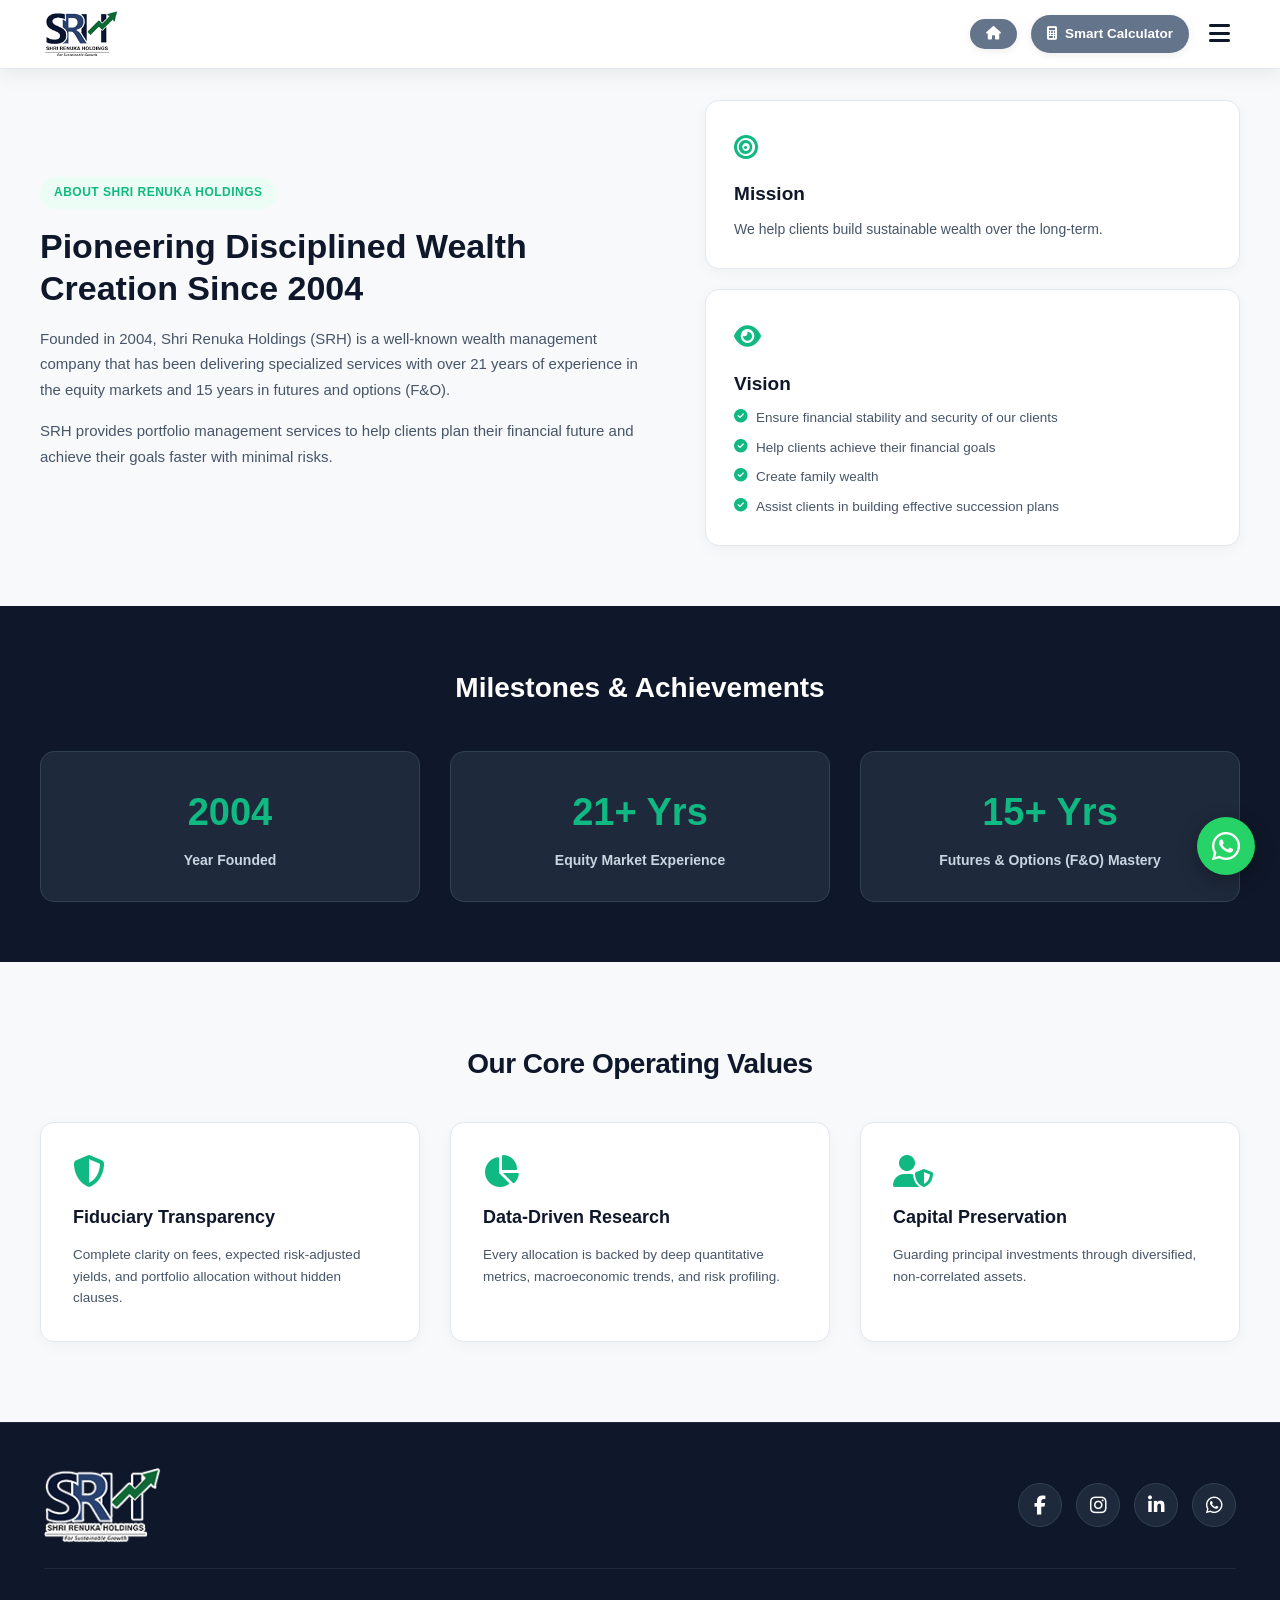
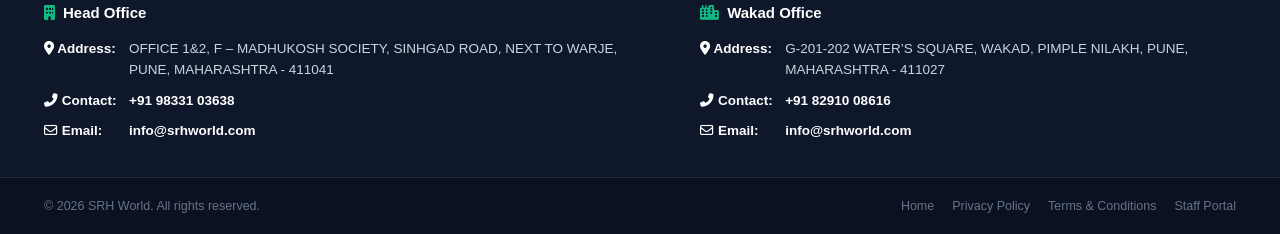
<file: about.html>
<!DOCTYPE html>
<html lang="en">
<head>
    <meta charset="UTF-8">
    <meta name="viewport" content="width=device-width, initial-scale=1.0">
    <title>About Us | Shri Renuka Holdings (SRH World)</title>

    <link rel="icon" type="image/png" href="./fevicon.png?v=2">
    <link rel="shortcut icon" type="image/png" href="./fevicon.png?v=2">
    <link rel="apple-touch-icon" href="./fevicon.png?v=2">

    <link rel="stylesheet" href="https://cdnjs.cloudflare.com/ajax/libs/font-awesome/6.4.0/css/all.min.css">
    <link rel="stylesheet" href="about.css">
</head>
<body>

    <!-- Main Navigation Header -->
    <div class="header-sticky-wrapper header-visible">
        <header class="main-header">
            <div class="header-container">
                <div class="logo-area">
                    <a href="./index.html"><img src="Logo_SRH_World.png" alt="SRH World Logo" class="client-logo"></a>
                </div>
                <div class="header-right-actions">
                    <!-- Circular Home Button -->
                    <a href="./index.html" class="header-calc-pill header-home-btn" aria-label="Home" title="Back to Home Page">
                        <i class="fas fa-home"></i>
                    </a>
                    <a href="./sip-calculator.html" class="header-calc-pill" aria-label="Smart Calculator" title="Smart Financial Calculator">
                        <i class="fas fa-calculator"></i><span class="calc-btn-text">Smart Calculator</span>
                    </a>
                    <button class="mobile-nav-toggle" id="menu-toggle-btn" aria-label="Toggle Menu"><i class="fas fa-bars"></i></button>
                </div>
                <nav class="nav-bar" id="header-navigation-menu">
                    <ul class="nav-list">
                        <li class="nav-item"><a href="./index.html" class="nav-link">Home</a></li>
                        <li class="nav-item"><a href="./about.html" class="nav-link active">About Us</a></li>
                        <li class="nav-item has-horizontal-dropdown">
                            <a href="./products.html" class="nav-link">Products <i class="fas fa-chevron-down mobile-arrow"></i></a>
                            <ul class="horizontal-dropdown">
                                <li><a href="./products.html#equity"><i class="fas fa-chart-line dropdown-icon"></i> Equity</a></li>
                                <li><a href="./products.html#mutual-funds"><i class="fas fa-pie-chart dropdown-icon"></i> Mutual Funds</a></li>
                                <li><a href="./products.html#aif"><i class="fas fa-layer-group dropdown-icon"></i> Alternative Investment Funds (AIFs)</a></li>
                                <li><a href="./products.html#bonds"><i class="fas fa-file-invoice-dollar dropdown-icon"></i> Bonds</a></li>
                                <li><a href="./products.html#ncd"><i class="fas fa-certificate dropdown-icon"></i> Non-Convertible Debentures (NCD)</a></li>
                                <li><a href="./products.html#unlisted"><i class="fas fa-building-columns dropdown-icon"></i> Unlisted Stocks</a></li>
                                <li><a href="./products.html#block-deals"><i class="fas fa-handshake dropdown-icon"></i> Block Deals</a></li>
                                <li><a href="./products.html#insurance"><i class="fas fa-shield-halved dropdown-icon"></i> Insurance</a></li>
                                <li><a href="./products.html#fixed-income"><i class="fas fa-vault dropdown-icon"></i> Fixed Income Securities</a></li>
                                <li><a href="./products.html#ofs"><i class="fas fa-tag dropdown-icon"></i> Offer for Sale (OFS)</a></li>
                                <li><a href="./products.html#nfo"><i class="fas fa-seedling dropdown-icon"></i> New Fund Offering (NFO)</a></li>
                                <li><a href="./products.html#ipo"><i class="fas fa-rocket dropdown-icon"></i> Initial Public Offering (IPO)</a></li>
                            </ul>
                        </li>

                        <li class="nav-item"><a class="nav-link" href="/crypto">Crypto</a></li>
                        
                        <li class="nav-item has-horizontal-dropdown">
                            <a href="./services.html" class="nav-link">Services <i class="fas fa-chevron-down mobile-arrow"></i></a>
                            <ul class="horizontal-dropdown">
                                <li><a href="./services.html#pms"><i class="fas fa-briefcase dropdown-icon"></i> Customised Portfolio Management</a></li>
                                <li><a href="./services.html#technical"><i class="fas fa-bolt dropdown-icon"></i> Technical Stock Analysis</a></li>
                                <li><a href="./services.html#fundamental"><i class="fas fa-magnifying-glass-chart dropdown-icon"></i> Fundamental Stock Analysis</a></li>
                                <li><a href="./services.html#derivative"><i class="fas fa-arrow-trend-up dropdown-icon"></i> Derivative Analysis</a></li>
                            </ul>
                        </li>
                        <li class="nav-item has-horizontal-dropdown">
                            <a href="./sme.html" class="nav-link">Other Business <i class="fas fa-chevron-down mobile-arrow"></i></a>
                            <ul class="horizontal-dropdown">
                                <li><a href="./sme.html#business-insurance"><i class="fas fa-shield-halved dropdown-icon"></i> Business Insurance</a></li>
                                <li><a href="./sme.html#loans"><i class="fas fa-landmark dropdown-icon"></i> Loans</a></li>
                                <li><a href="./sme.html#msme"><i class="fas fa-industry dropdown-icon"></i> MSME & SME Loans</a></li>
                                <li><a href="./sme.html#reengineering"><i class="fas fa-gears dropdown-icon"></i> Business & Financial Engineering</a></li>
                                <li><a href="./sme.html#real-estate"><i class="fas fa-city dropdown-icon"></i> Real Estate Advisory</a></li>
                                <li><a href="./exim.html"><i class="fas fa-ship dropdown-icon"></i> EXIM</a></li>
                                <!-- New Industries Link -->
<li><a href="./industries.html"><i class="fas fa-city dropdown-icon"></i> Industries</a></li>
                            </ul>
                        </li>
                        <li class="nav-item has-horizontal-dropdown">
                            <a href="#" class="nav-link">Knowledge Centre <i class="fas fa-chevron-down mobile-arrow"></i></a>
                            <ul class="horizontal-dropdown">
                                <li><a href="./blogs.html"><i class="fas fa-book-open dropdown-icon"></i> Blogs</a></li>
                                <li><a href="./media.html"><i class="fas fa-photo-film dropdown-icon"></i> Media</a></li>
                                <li><a href="./manage.html"><i class="fas fa-tasks dropdown-icon"></i> Manage</a></li>
                            </ul>
                        </li>
                        <li class="nav-item"><a href="./contact.html" class="nav-link">Contact Us</a></li>
                    </ul>
                </nav>
            </div>
        </header>
    </div>

    <!-- Company Overview, Mission & Vision -->
    <section class="about-overview-section">
        <div class="about-overview-container">
            <div class="about-text-block">
                <span class="about-tagline">About Shri Renuka Holdings</span>
                <h2>Pioneering Disciplined Wealth Creation Since 2004</h2>
                <p>Founded in 2004, Shri Renuka Holdings (SRH) is a well-known wealth management company that has been delivering specialized services with over 21 years of experience in the equity markets and 15 years in futures and options (F&O).</p>
                <p>SRH provides portfolio management services to help clients plan their financial future and achieve their goals faster with minimal risks.</p>
            </div>
            <div class="about-mission-cards">
                <div class="mission-card">
                    <div class="mission-icon"><i class="fas fa-bullseye"></i></div>
                    <h3>Mission</h3>
                    <p>We help clients build sustainable wealth over the long-term.</p>
                </div>
                <div class="mission-card">
                    <div class="mission-icon"><i class="fas fa-eye"></i></div>
                    <h3>Vision</h3>
                    <ul style="list-style: none; display: flex; flex-direction: column; gap: 8px; margin-top: 8px;">
                        <li style="font-size: 13.5px; color: var(--text-muted); display: flex; align-items: flex-start; gap: 8px;"><i class="fas fa-check-circle" style="color: var(--accent-green); margin-top: 3px;"></i> <span>Ensure financial stability and security of our clients</span></li>
                        <li style="font-size: 13.5px; color: var(--text-muted); display: flex; align-items: flex-start; gap: 8px;"><i class="fas fa-check-circle" style="color: var(--accent-green); margin-top: 3px;"></i> <span>Help clients achieve their financial goals</span></li>
                        <li style="font-size: 13.5px; color: var(--text-muted); display: flex; align-items: flex-start; gap: 8px;"><i class="fas fa-check-circle" style="color: var(--accent-green); margin-top: 3px;"></i> <span>Create family wealth</span></li>
                        <li style="font-size: 13.5px; color: var(--text-muted); display: flex; align-items: flex-start; gap: 8px;"><i class="fas fa-check-circle" style="color: var(--accent-green); margin-top: 3px;"></i> <span>Assist clients in building effective succession plans</span></li>
                    </ul>
                </div>
            </div>
        </div>
    </section>

    <!-- Milestones -->
    <section class="about-stats-section">
        <div class="about-stats-container">
            <h2 class="stats-heading">Milestones & Achievements</h2>
            <div class="about-stats-grid stats-grid-three">
                <div class="about-stat-item">
                    <div class="stat-number-lg">2004</div>
                    <div class="stat-label-lg">Year Founded</div>
                </div>
                <div class="about-stat-item">
                    <div class="stat-number-lg">21+ Yrs</div>
                    <div class="stat-label-lg">Equity Market Experience</div>
                </div>
                <div class="about-stat-item">
                    <div class="stat-number-lg">15+ Yrs</div>
                    <div class="stat-label-lg">Futures & Options (F&O) Mastery</div>
                </div>
            </div>
        </div>
    </section>

    <!-- Core Operating Values -->
    <section class="core-values-section">
        <div class="core-values-container">
            <h2 class="section-heading-title" style="text-align: center; margin-bottom: 35px;">Our Core Operating Values</h2>
            <div class="values-grid">
                <div class="value-box">
                    <i class="fas fa-shield-halved value-icon"></i>
                    <h4>Fiduciary Transparency</h4>
                    <p>Complete clarity on fees, expected risk-adjusted yields, and portfolio allocation without hidden clauses.</p>
                </div>
                <div class="value-box">
                    <i class="fas fa-chart-pie value-icon"></i>
                    <h4>Data-Driven Research</h4>
                    <p>Every allocation is backed by deep quantitative metrics, macroeconomic trends, and risk profiling.</p>
                </div>
                <div class="value-box">
                    <i class="fas fa-user-shield value-icon"></i>
                    <h4>Capital Preservation</h4>
                    <p>Guarding principal investments through diversified, non-correlated assets.</p>
                </div>
            </div>
        </div>
    </section>

    <!-- Standardized Site Footer -->
    <footer class="site-footer-compact" id="site-footer">
        <div class="footer-custom-container">
            <div class="footer-top-row">
                <div class="footer-brand-wrap">
                    <img src="footer_logo.png" alt="SRH World" class="footer-main-logo" onerror="this.src='Logo_SRH_World.png'">
                </div>
                <div class="footer-social-icons">
                    <a href="https://www.facebook.com/srhworldpune/" target="_blank" rel="noopener noreferrer" aria-label="Facebook" class="social-icon social-fb"><i class="fab fa-facebook-f"></i></a>
                    <a href="https://www.instagram.com/srh.world" target="_blank" rel="noopener noreferrer" aria-label="Instagram" class="social-icon social-insta"><i class="fab fa-instagram"></i></a>
                    <a href="https://www.linkedin.com/company/srh-world/" target="_blank" rel="noopener noreferrer" aria-label="LinkedIn" class="social-icon social-li"><i class="fab fa-linkedin-in"></i></a>
                    <a href="https://wa.me/919833103638" target="_blank" rel="noopener noreferrer" aria-label="WhatsApp" class="social-icon social-wa"><i class="fab fa-whatsapp"></i></a>
                </div>
            </div>

            <div class="footer-offices-grid">
                <div class="footer-office-col">
                    <h4 class="footer-office-heading"><i class="fas fa-building"></i> Head Office</h4>
                    <div class="footer-info-item">
                        <span class="footer-label"><i class="fas fa-location-dot"></i> <strong>Address:</strong></span>
                        <p>OFFICE 1&2, F – MADHUKOSH SOCIETY, SINHGAD ROAD, NEXT TO WARJE, PUNE, MAHARASHTRA - 411041</p>
                    </div>
                    <div class="footer-info-item">
                        <span class="footer-label"><i class="fas fa-phone-alt"></i> <strong>Contact:</strong></span>
                        <p><a href="tel:9833103638">+91 98331 03638</a></p>
                    </div>
                    <div class="footer-info-item">
                        <span class="footer-label"><i class="far fa-envelope"></i> <strong>Email:</strong></span>
                        <p><a href="mailto:info@srhworld.com">info@srhworld.com</a></p>
                    </div>
                </div>

                <div class="footer-office-col">
                    <h4 class="footer-office-heading"><i class="fas fa-city"></i> Wakad Office</h4>
                    <div class="footer-info-item">
                        <span class="footer-label"><i class="fas fa-location-dot"></i> <strong>Address:</strong></span>
                        <p>G-201-202 WATER’S SQUARE, WAKAD, PIMPLE NILAKH, PUNE, MAHARASHTRA - 411027</p>
                    </div>
                    <div class="footer-info-item">
                        <span class="footer-label"><i class="fas fa-phone-alt"></i> <strong>Contact:</strong></span>
                        <p><a href="tel:8291008616">+91 82910 08616</a></p>
                    </div>
                    <div class="footer-info-item">
                        <span class="footer-label"><i class="far fa-envelope"></i> <strong>Email:</strong></span>
                        <p><a href="mailto:info@srhworld.com">info@srhworld.com</a></p>
                    </div>
                </div>
            </div>
        </div>

        <div class="footer-bottom-bar">
            <div class="footer-bottom-container">
                <p class="copyright-text">© 2026 SRH World. All rights reserved.</p>
                <div class="footer-legal-links">
                    <a href="./index.html">Home</a>
                    <a href="#">Privacy Policy</a>
                    <a href="#">Terms & Conditions</a>
                    <a href="./manage.html">Staff Portal</a>
                </div>
            </div>
        </div>
    </footer>

    <!-- Floating WhatsApp Button -->
    <a href="https://wa.me/919833103638" class="whatsapp-float" id="whatsapp-btn" target="_blank" rel="noopener noreferrer" aria-label="Chat on WhatsApp">
        <i class="fab fa-whatsapp"></i>
    </a>

    <script>
        const footerElement = document.getElementById('site-footer');
        const floatingWhatsApp = document.getElementById('whatsapp-btn');
        function checkFooterVisibility() {
            if (!footerElement || !floatingWhatsApp) return;
            if (footerElement.getBoundingClientRect().top <= (window.innerHeight - 30)) {
                floatingWhatsApp.classList.add('hide-floating-btn');
            } else {
                floatingWhatsApp.classList.remove('hide-floating-btn');
            }
        }
        window.addEventListener('scroll', checkFooterVisibility, { passive: true });
        window.addEventListener('resize', checkFooterVisibility, { passive: true });
        window.addEventListener('DOMContentLoaded', checkFooterVisibility);

        const menuToggleBtn = document.getElementById('menu-toggle-btn');
        const headerNavigationMenu = document.getElementById('header-navigation-menu');
        if (menuToggleBtn && headerNavigationMenu) {
            menuToggleBtn.addEventListener('click', (e) => {
                e.stopPropagation();
                headerNavigationMenu.classList.toggle('mobile-open');
                menuToggleBtn.querySelector('i').className = headerNavigationMenu.classList.contains('mobile-open') ? 'fas fa-times' : 'fas fa-bars';
            });
            document.querySelectorAll('.has-horizontal-dropdown > a').forEach(anchor => {
                anchor.addEventListener('click', (e) => {
                    e.preventDefault();
                    e.stopPropagation();
                    const currentDropdown = anchor.nextElementSibling;
                    const arrow = anchor.querySelector('.mobile-arrow');
                    if (currentDropdown) {
                        const isAlreadyOpen = currentDropdown.classList.contains('submenu-visible');
                        document.querySelectorAll('.horizontal-dropdown').forEach(dd => dd.classList.remove('submenu-visible'));
                        document.querySelectorAll('.mobile-arrow').forEach(arr => arr.classList.remove('rotate-arrow'));
                        if (!isAlreadyOpen) {
                            currentDropdown.classList.add('submenu-visible');
                            if (arrow) arrow.classList.add('rotate-arrow');
                        }
                    }
                });
            });
            document.querySelectorAll('#header-navigation-menu a:not(.has-horizontal-dropdown > a)').forEach(link => {
                link.addEventListener('click', () => {
                    headerNavigationMenu.classList.remove('mobile-open');
                    menuToggleBtn.querySelector('i').className = 'fas fa-bars';
                });
            });
            document.addEventListener('click', (e) => {
                if (!headerNavigationMenu.contains(e.target) && !menuToggleBtn.contains(e.target)) {
                    headerNavigationMenu.classList.remove('mobile-open');
                    menuToggleBtn.querySelector('i').className = 'fas fa-bars';
                }
            });
        }
    </script>
</body>
</html>
</file>
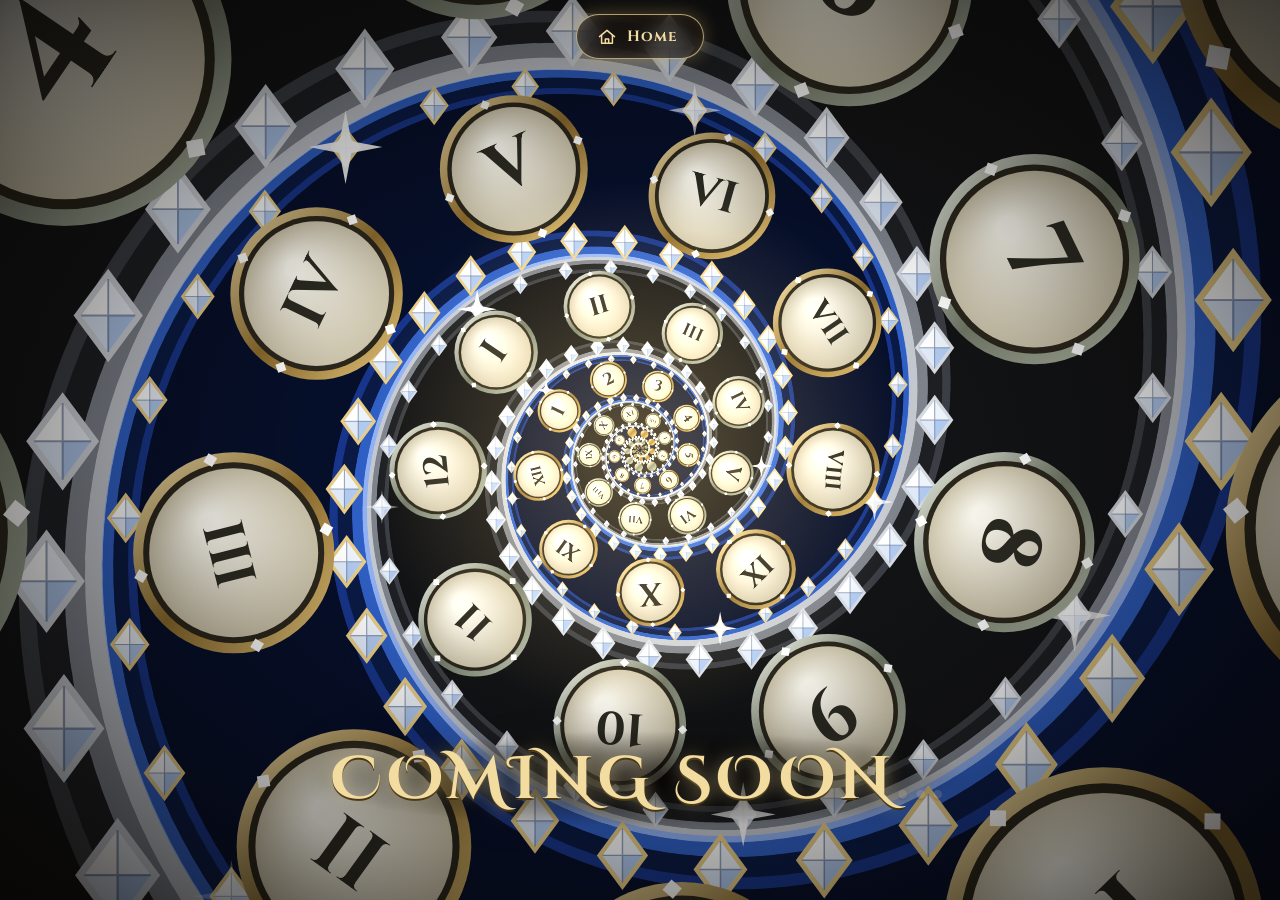
<file: crypto.html>
<!DOCTYPE html>
<html lang="en">
<head>
<meta charset="UTF-8">
<meta name="viewport" content="width=device-width, initial-scale=1, maximum-scale=1, user-scalable=no, viewport-fit=cover">
<meta name="theme-color" content="#0a0602">
<title>Crypto – Coming soon</title>
<link rel="icon" type="image/png" href="fevicon.png?v=2">
<link rel="shortcut icon" type="image/png" href="fevicon.png?v=2">
<link rel="apple-touch-icon" href="fevicon.png?v=2">
<link rel="preconnect" href="https://fonts.googleapis.com">
<link rel="preconnect" href="https://fonts.gstatic.com" crossorigin>
<link href="https://fonts.googleapis.com/css2?family=Cinzel:wght@500;700&family=Cinzel+Decorative:wght@700;900&display=swap" rel="stylesheet">
<style>
  :root {
    --ink: #0a0602;
    --bronze: #8a6a2c;
    --gold: #f3dca0;
    --gold-deep: #d9b86a;
  }
  * { box-sizing: border-box; margin: 0; padding: 0; -webkit-tap-highlight-color: transparent; }

  /* Locked to the device screen: no scrolling, no bounce, no pinch */
  html, body {
    position: fixed;
    inset: 0;
    width: 100%;
    height: 100%;
    overflow: hidden;
    overscroll-behavior: none;
    touch-action: none;
    background: var(--ink);
    color: var(--gold);
    font-family: "Cinzel", "Times New Roman", Georgia, serif;
    -webkit-user-select: none;
    user-select: none;
  }
  body { height: 100dvh; }

  #tunnel { position: fixed; inset: 0; width: 100%; height: 100%; display: block; }

  /* Vignette keeps the edges dark and the centre glowing */
  .vignette {
    position: fixed; inset: 0; pointer-events: none;
    background: radial-gradient(ellipse at center, rgba(0,0,0,0) 35%, rgba(5,3,1,.75) 100%);
  }

  /* Top bar with centred circular pill */
  .bar {
    position: fixed; top: 0; left: 0; right: 0; z-index: 5;
    display: flex; justify-content: center;
    padding: calc(env(safe-area-inset-top, 0px) + 14px) 16px 0;
  }
  .home {
    display: inline-flex; align-items: center; gap: 10px;
    padding: 11px 26px 11px 20px;
    border-radius: 999px;
    border: 1.5px solid rgba(243,220,160,.7);
    background: rgba(18,12,5,.62);
    -webkit-backdrop-filter: blur(10px); backdrop-filter: blur(10px);
    color: var(--gold);
    text-decoration: none;
    font-weight: 700; font-size: 15px; letter-spacing: .08em;
    box-shadow: 0 0 18px rgba(217,184,106,.35), inset 0 0 12px rgba(217,184,106,.15);
    transition: transform .2s ease, box-shadow .2s ease, background .2s ease;
  }
  .home svg { width: 20px; height: 20px; fill: none; stroke: currentColor; stroke-width: 1.8; stroke-linecap: round; stroke-linejoin: round; }
  .home:hover, .home:focus-visible { transform: scale(1.05); background: rgba(40,28,10,.75); box-shadow: 0 0 28px rgba(243,220,160,.55); outline: none; }
  .home:active { transform: scale(.97); }

  /* Coming soon */
  .soon {
    position: fixed; left: 0; right: 0; z-index: 4;
    bottom: calc(env(safe-area-inset-bottom, 0px) + 8vh);
    display: flex; justify-content: center;
    padding: 0 4vw;
    pointer-events: none;
  }
  .soon h1 {
    max-width: 100%;
    padding: 14px 24px 12px;
    font-family: "Cinzel Decorative", "Cinzel", "Times New Roman", Georgia, serif;
    font-size: clamp(28px, 8.4vw, 60px);
    font-weight: 700;
    text-transform: uppercase;
    letter-spacing: .08em;
    line-height: 1.2;
    text-align: center;
    text-wrap: balance;               /* on narrow phones it wraps into two even lines */
    color: var(--gold);
    text-shadow: 0 0 18px rgba(243,220,160,.55), 0 2px 0 #3a2a0c, 0 0 40px rgba(0,0,0,.9);
    background: radial-gradient(ellipse at center, rgba(8,5,2,.7) 0%, rgba(8,5,2,0) 70%);
  }
  .soon .d { display: inline-block; animation: blink 1.5s infinite both; }
  .soon .d:nth-child(2) { animation-delay: .25s; }
  .soon .d:nth-child(3) { animation-delay: .5s; }
  @keyframes blink { 0%, 100% { opacity: .15; } 40%, 60% { opacity: 1; } }
</style>
</head>
<body>

<canvas id="tunnel" aria-hidden="true"></canvas>
<div class="vignette"></div>

<header class="bar">
  <a class="home" href="index.html" aria-label="Back to home">
    <svg viewBox="0 0 24 24" aria-hidden="true"><path d="M3 11.5 12 4l9 7.5"/><path d="M5.5 10v9.5h13V10"/><path d="M10 19.5v-5h4v5"/></svg>
    <span>Home</span>
  </a>
</header>

<main class="soon">
  <h1>Coming soon<span class="d">.</span><span class="d">.</span><span class="d">.</span></h1>
</main>

<script>
(function () {
  var cv = document.getElementById('tunnel');
  var ctx = cv.getContext('2d');
  var TAU = Math.PI * 2;

  // Two interleaved spiral arms. Each arm shrinks to a quarter per turn;
  // together they fill the tunnel. Arm 1 flows inward, arm 2 flows outward.
  var PER_TURN = 9;
  var STEP = TAU / PER_TURN;
  var G = Math.pow(0.25, 1 / PER_TURN);
  var ROMAN = ['I','II','III','IV','V','VI','VII','VIII','IX','X','XI','XII'];

  var ARMS = [
    // Arm 1: gold clocks on a blue band
    { dir: 1, off: 0,
      rim: ['#f6e4b0', '#8a6a2c', '#e2c379'],
      edge: '#8fb0f2', body: ['#2f5fc4', '#0a1a44', '#17358a', '#060f2a'],
      setting: '#e9cd86' },
    // Arm 2: silver clocks on a grey band
    { dir: -1, off: Math.PI,
      rim: ['#eef1e6', '#6f7766', '#bcc3b0'],
      edge: '#c3c7ce', body: ['#7d828b', '#1d1f23', '#3b3e44', '#121315'],
      setting: '#d5d9e0' }
  ];

  var W, H, DPR, CX, CY, R0, DIAG, bg;

  function pos(u, r, off) {
    var a = u * STEP + off;
    return [CX + Math.cos(a) * r, CY + Math.sin(a) * r, a];
  }

  // The ornate bands the clocks ride on (static, so drawn once)
  function buildBand() {
    bg = document.createElement('canvas');
    bg.width = cv.width; bg.height = cv.height;
    var b = bg.getContext('2d');
    b.setTransform(DPR, 0, 0, DPR, 0, 0);
    b.lineCap = 'round';
    var uEnd = Math.log(2 / R0) / Math.log(G);
    ARMS.forEach(function (A) {
      var layers = [
        { w: 0.66, c: A.edge }, { w: 0.62, c: A.body[0] }, { w: 0.57, c: A.body[1] },
        { w: 0.50, c: A.body[2] }, { w: 0.46, c: A.body[3] }
      ];
      layers.forEach(function (L) {
        for (var u = -5; u < uEnd; u += 0.05) {
          var r = R0 * Math.pow(G, u);
          if (r * 0.7 > DIAG / 2) continue;
          var p1 = pos(u, r, A.off), p2 = pos(u + 0.05, r * Math.pow(G, 0.05), A.off);
          b.strokeStyle = L.c;
          b.lineWidth = Math.max(0.6, r * L.w);
          b.beginPath(); b.moveTo(p1[0], p1[1]); b.lineTo(p2[0], p2[1]); b.stroke();
        }
      });
    });
  }

  function resize() {
    DPR = Math.min(window.devicePixelRatio || 1, 2);
    W = window.innerWidth; H = window.innerHeight;
    cv.width = Math.round(W * DPR); cv.height = Math.round(H * DPR);
    CX = W / 2; CY = H / 2;
    DIAG = Math.hypot(W, H);
    R0 = Math.max(W, H) * 0.62;
    buildBand();
  }

  // Faceted diamond stud (like the gem-set hour markers on a watch bezel)
  function diamond(x, y, s, metal, glint) {
    var t = s * 1.35;                       // slightly taller than wide, like a cut stone
    ctx.save();
    ctx.translate(x, y);

    // metal setting
    ctx.fillStyle = metal;
    ctx.beginPath();
    ctx.moveTo(0, -t * 1.28); ctx.lineTo(s * 1.28, 0); ctx.lineTo(0, t * 1.28); ctx.lineTo(-s * 1.28, 0);
    ctx.closePath(); ctx.fill();

    if (s > 1.2) {
      // stone body
      ctx.fillStyle = '#dfe9f7';
      ctx.beginPath();
      ctx.moveTo(0, -t); ctx.lineTo(s, 0); ctx.lineTo(0, t); ctx.lineTo(-s, 0);
      ctx.closePath(); ctx.fill();

      // facets
      ctx.fillStyle = '#ffffff';                       // top-left bright facet
      ctx.beginPath(); ctx.moveTo(0, -t); ctx.lineTo(-s, 0); ctx.lineTo(0, 0); ctx.closePath(); ctx.fill();
      ctx.fillStyle = 'rgba(160,190,235,.75)';         // bottom-right cool facet
      ctx.beginPath(); ctx.moveTo(0, t); ctx.lineTo(s, 0); ctx.lineTo(0, 0); ctx.closePath(); ctx.fill();
      ctx.fillStyle = 'rgba(255,255,255,.45)';         // top-right soft facet
      ctx.beginPath(); ctx.moveTo(0, -t); ctx.lineTo(s, 0); ctx.lineTo(0, 0); ctx.closePath(); ctx.fill();

      // girdle lines
      ctx.strokeStyle = 'rgba(70,90,130,.55)';
      ctx.lineWidth = Math.max(0.4, s * 0.07);
      ctx.beginPath();
      ctx.moveTo(-s, 0); ctx.lineTo(s, 0);
      ctx.moveTo(0, -t); ctx.lineTo(0, t);
      ctx.stroke();

      // twinkle
      if (glint > 0.05 && s > 2) {
        var g = s * (1.6 + glint * 1.6);
        ctx.globalAlpha = glint;
        ctx.fillStyle = '#fff';
        ctx.beginPath();
        ctx.moveTo(0, -g); ctx.lineTo(g * 0.16, -g * 0.16); ctx.lineTo(g, 0); ctx.lineTo(g * 0.16, g * 0.16);
        ctx.lineTo(0, g); ctx.lineTo(-g * 0.16, g * 0.16); ctx.lineTo(-g, 0); ctx.lineTo(-g * 0.16, -g * 0.16);
        ctx.closePath(); ctx.fill();
        ctx.globalAlpha = 1;
      }
    } else {
      ctx.fillStyle = '#ffffff';
      ctx.beginPath();
      ctx.moveTo(0, -t); ctx.lineTo(s, 0); ctx.lineTo(0, t); ctx.lineTo(-s, 0);
      ctx.closePath(); ctx.fill();
    }
    ctx.restore();
  }

  function clock(x, y, R, label, rot, rim) {
    ctx.save();
    ctx.translate(x, y);
    var g = ctx.createLinearGradient(-R, -R, R, R);
    g.addColorStop(0, rim[0]); g.addColorStop(.5, rim[1]); g.addColorStop(1, rim[2]);
    ctx.fillStyle = g;
    ctx.beginPath(); ctx.arc(0, 0, R, 0, TAU); ctx.fill();
    if (R < 5) { ctx.restore(); return; }
    ctx.fillStyle = '#2a261c';
    ctx.beginPath(); ctx.arc(0, 0, R * 0.9, 0, TAU); ctx.fill();
    var f = ctx.createRadialGradient(-R * .25, -R * .3, R * .1, 0, 0, R * .84);
    f.addColorStop(0, '#fffdf3'); f.addColorStop(1, '#cbc3aa');
    ctx.fillStyle = f;
    ctx.beginPath(); ctx.arc(0, 0, R * 0.84, 0, TAU); ctx.fill();

    if (R > 11) {
      ctx.fillStyle = '#fff';
      for (var k = 0; k < 4; k++) {
        ctx.save(); ctx.rotate(k * Math.PI / 2 + rot);
        ctx.translate(0, -R * 0.95);
        ctx.rotate(Math.PI / 4);
        var s = R * 0.05;
        ctx.fillRect(-s, -s, s * 2, s * 2);
        ctx.restore();
      }
    }
    ctx.save();
    ctx.rotate(rot);
    var n = label.length;
    ctx.font = '700 ' + (R * (n > 3 ? 0.46 : n > 2 ? 0.56 : n > 1 ? 0.7 : 0.92)) + 'px "Cinzel","Times New Roman",serif';
    ctx.textAlign = 'center'; ctx.textBaseline = 'middle';
    ctx.fillStyle = '#2b2a22';
    ctx.fillText(label, 0, R * 0.03);
    ctx.restore();
    ctx.restore();
  }

  function frame(ms) {
    var p = ms * 0.0009;
    var fr = p % 1, n = Math.floor(p);

    ctx.setTransform(1, 0, 0, 1, 0, 0);
    ctx.clearRect(0, 0, cv.width, cv.height);
    ctx.drawImage(bg, 0, 0);
    ctx.setTransform(DPR, 0, 0, DPR, 0, 0);

    ARMS.forEach(function (A, ai) {
      for (var j = -5; ; j++) {
        var u = j + A.dir * fr;
        var r = R0 * Math.pow(G, u);
        if (r < 2) break;
        if (r * 0.7 > DIAG / 2) continue;
        var P = pos(u, r, A.off);
        var id = j - A.dir * n;
        var m = ((id % 24) + 24) % 24;
        var label = ai === 0
          ? (m < 12 ? ROMAN[m] : String(m - 11))
          : (m < 12 ? String(m + 1) : ROMAN[m - 12]);

        // diamond studs along both edges of the band
        if (r > 8) {
          for (var q = 0; q < 3; q++) {
            var uu = u + q / 3 + 1 / 6, rr = R0 * Math.pow(G, uu);
            var a = uu * STEP + A.off;
            var ds = Math.max(0.9, rr * 0.036);
            // each stud twinkles on its own rhythm
            var tw = Math.sin(ms * 0.004 + (id * 3 + q) * 1.7);
            var glint = tw > 0.82 ? (tw - 0.82) / 0.18 : 0;
            for (var sgn = -1; sgn <= 1; sgn += 2) {
              var er = rr * (1 + sgn * 0.27);
              diamond(CX + Math.cos(a) * er, CY + Math.sin(a) * er, ds, A.setting, sgn > 0 ? glint : 0);
            }
          }
        }
        clock(P[0], P[1], r * 0.24, label, P[2] + Math.PI / 2, A.rim);
      }
    });

    ctx.globalCompositeOperation = 'lighter';
    var pulse = 0.8 + 0.2 * Math.sin(ms * 0.002);
    var gr = ctx.createRadialGradient(CX, CY, 0, CX, CY, Math.min(W, H) * 0.3);
    gr.addColorStop(0, 'rgba(255,214,130,' + (0.5 * pulse) + ')');
    gr.addColorStop(1, 'rgba(255,214,130,0)');
    ctx.fillStyle = gr;
    ctx.fillRect(0, 0, W, H);
    ctx.globalCompositeOperation = 'source-over';

    requestAnimationFrame(frame);
  }

  window.addEventListener('resize', resize);
  window.addEventListener('orientationchange', function () { setTimeout(resize, 150); });
  ['touchmove', 'gesturestart', 'wheel'].forEach(function (e) {
    document.addEventListener(e, function (ev) { ev.preventDefault(); }, { passive: false });
  });

  resize();
  requestAnimationFrame(frame);
})();
</script>
</body>
</html>
</file>
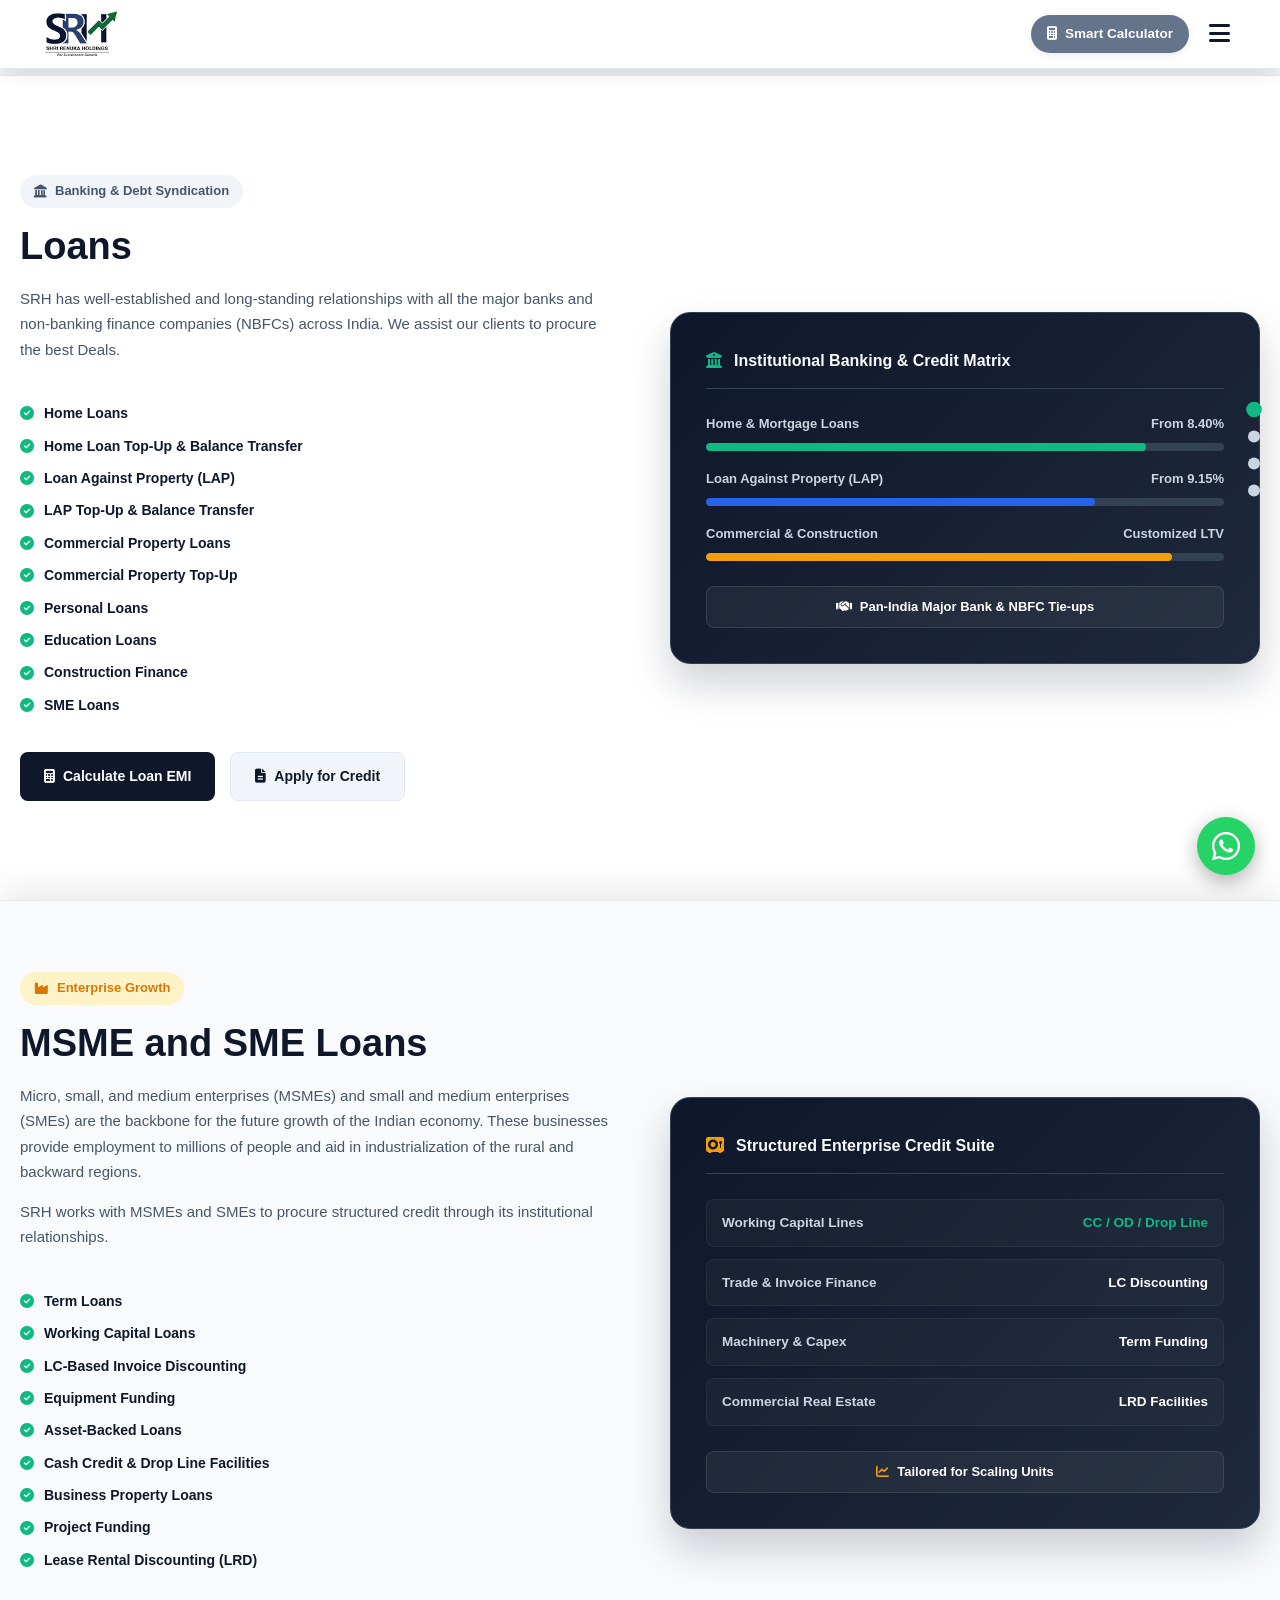
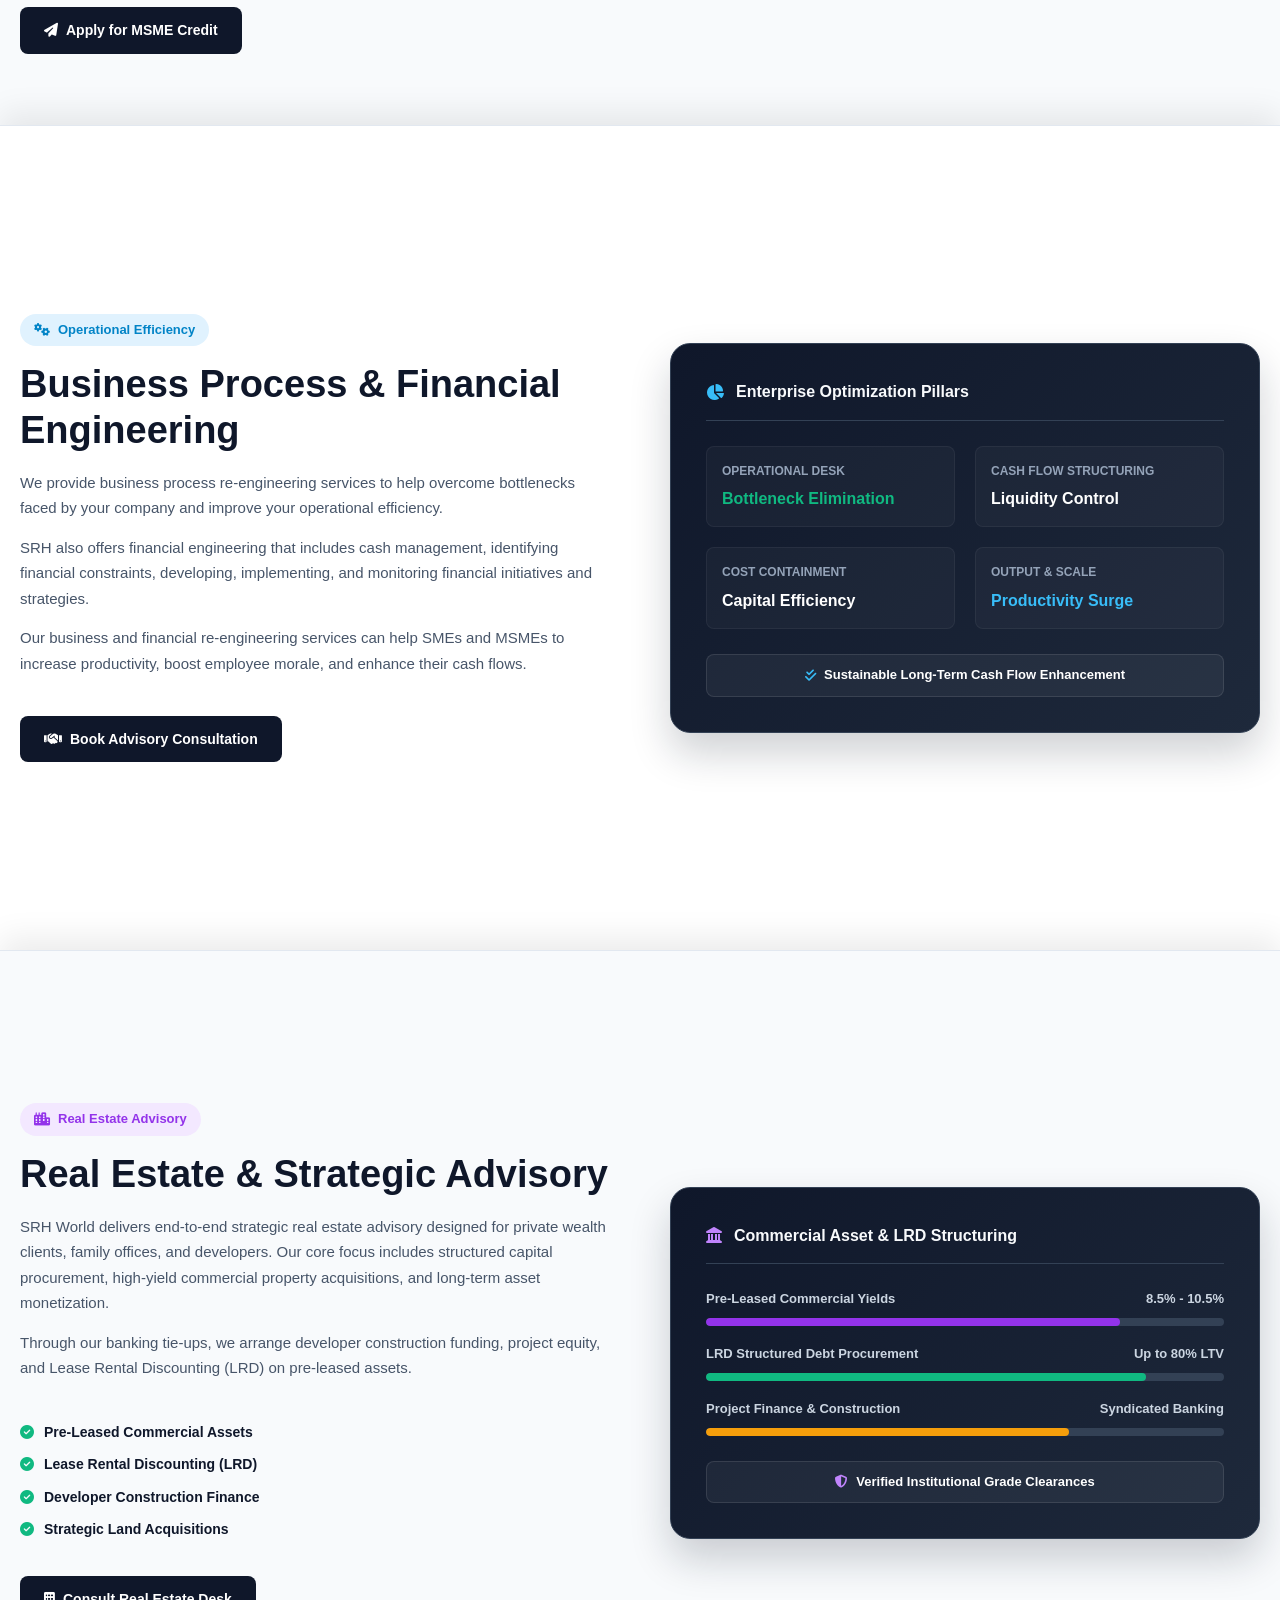
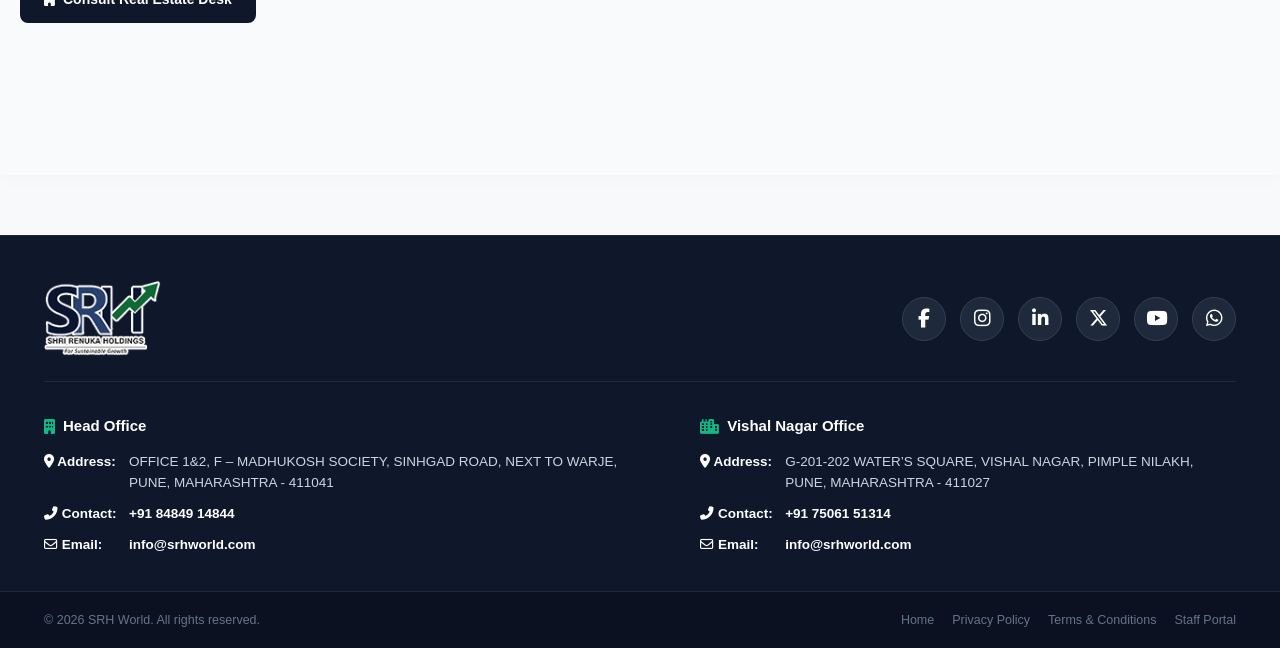
<file: other-services.html>
<!DOCTYPE html>
<html lang="en">
<head>
    <meta charset="UTF-8">
    <meta name="viewport" content="width=device-width, initial-scale=1.0">
    <title>Other Business - Loans, MSME & Real Estate | SRH World</title>

    <link rel="icon" type="image/png" href="./fevicon.png?v=2">
    <link rel="shortcut icon" type="image/png" href="./fevicon.png?v=2">
    <link rel="apple-touch-icon" href="./fevicon.png?v=2">

    <link rel="stylesheet" href="https://cdnjs.cloudflare.com/ajax/libs/font-awesome/6.4.0/css/all.min.css">
    <link rel="stylesheet" href="style.css">
    <style>
        /* Card Stacking (Slide-Over) Architecture */
        .products-stack-deck {
            position: relative;
            width: 100%;
            padding-top: 75px;
        }

        .stack-slide {
            position: sticky;
            top: 75px;
            min-height: calc(100vh - 75px);
            display: flex;
            align-items: center;
            justify-content: center;
            padding: 60px 20px;
            border-top: 1px solid var(--border-color);
            box-shadow: 0 -12px 30px rgba(0, 0, 0, 0.08);
            transition: transform 0.2s ease-out;
        }

        .stack-slide:nth-child(1) { background-color: #ffffff; z-index: 1; }
        .stack-slide:nth-child(2) { background-color: #f8fafc; z-index: 2; }
        .stack-slide:nth-child(3) { background-color: #ffffff; z-index: 3; }
        .stack-slide:nth-child(4) { background-color: #f8fafc; z-index: 4; }

        @media (max-width: 992px) {
            .stack-slide {
                position: relative;
                top: auto;
                min-height: auto;
                padding: 50px 20px;
                box-shadow: none;
            }
            .products-stack-deck {
                padding-top: 0;
            }
        }
    </style>
</head>
<body>

    <!-- Main Navigation Header -->
    <div class="header-sticky-wrapper header-visible">
        <header class="main-header">
            <div class="header-container">
                <div class="logo-area"><a href="./index.html"><img src="Logo_SRH_World.png" alt="SRH World Logo" class="client-logo"></a></div>
                <div class="header-right-actions">
                    <a href="./sip-calculator.html" class="header-calc-pill" aria-label="Smart Calculator"><i class="fas fa-calculator"></i><span class="calc-btn-text">Smart Calculator</span></a>
                    <button class="mobile-nav-toggle" id="menu-toggle-btn" aria-label="Toggle Menu"><i class="fas fa-bars"></i></button>
                </div>
                <nav class="nav-bar" id="header-navigation-menu">
                    <ul class="nav-list">
                        <li class="nav-item"><a href="./index.html" class="nav-link">Home</a></li>
                        <li class="nav-item"><a href="./about.html" class="nav-link">About Us</a></li>
                        <li class="nav-item has-horizontal-dropdown">
                            <a href="./products.html" class="nav-link">Products <i class="fas fa-chevron-down mobile-arrow"></i></a>
                            <ul class="horizontal-dropdown">
                                <li><a href="./products.html#equity"><i class="fas fa-chart-line dropdown-icon"></i> Equity</a></li>
                                <li><a href="./products.html#mutual-funds"><i class="fas fa-pie-chart dropdown-icon"></i> Mutual Funds</a></li>
                                <li><a href="./products.html#aif"><i class="fas fa-layer-group dropdown-icon"></i> Alternative Investment Funds (AIFs)</a></li>
                                <li><a href="./products.html#bonds"><i class="fas fa-file-invoice-dollar dropdown-icon"></i> Bonds</a></li>
                                <li><a href="./products.html#ncd"><i class="fas fa-certificate dropdown-icon"></i> Non-Convertible Debentures (NCD)</a></li>
                                <li><a href="./products.html#unlisted"><i class="fas fa-building-columns dropdown-icon"></i> Unlisted Stocks</a></li>
                                <li><a href="./products.html#block-deals"><i class="fas fa-handshake dropdown-icon"></i> Block Deals</a></li>
                                <li><a href="./products.html#insurance"><i class="fas fa-shield-halved dropdown-icon"></i> Insurance</a></li>
                                <li><a href="./products.html#fixed-income"><i class="fas fa-vault dropdown-icon"></i> Fixed Income Securities</a></li>
                                <li><a href="./products.html#ofs"><i class="fas fa-tag dropdown-icon"></i> Offer for Sale (OFS)</a></li>
                                <li><a href="./products.html#nfo"><i class="fas fa-seedling dropdown-icon"></i> New Fund Offering (NFO)</a></li>
                                <li><a href="./products.html#ipo"><i class="fas fa-rocket dropdown-icon"></i> Initial Public Offering (IPO)</a></li>
                            </ul>
                        </li>
                        <li class="nav-item has-horizontal-dropdown">
                            <a href="./services.html" class="nav-link">Services <i class="fas fa-chevron-down mobile-arrow"></i></a>
                            <ul class="horizontal-dropdown">
                                <li><a href="./services.html#pms"><i class="fas fa-briefcase dropdown-icon"></i> Customised Portfolio Management</a></li>
                                <li><a href="./services.html#technical"><i class="fas fa-bolt dropdown-icon"></i> Technical Stock Analysis</a></li>
                                <li><a href="./services.html#fundamental"><i class="fas fa-magnifying-glass-chart dropdown-icon"></i> Fundamental Stock Analysis</a></li>
                                <li><a href="./services.html#derivative"><i class="fas fa-arrow-trend-up dropdown-icon"></i> Derivative Analysis</a></li>
                                <li><a href="./contact.html"><i class="fas fa-handshake dropdown-icon"></i> Block Deal</a></li>
                            </ul>
                        </li>
                        <li class="nav-item has-horizontal-dropdown">
                            <a href="./other-services.html" class="nav-link active">Other Business <i class="fas fa-chevron-down mobile-arrow"></i></a>
                            <ul class="horizontal-dropdown">
                                <li><a href="./other-services.html#loans"><i class="fas fa-landmark dropdown-icon"></i> Loans</a></li>
                                <li><a href="./other-services.html#msme"><i class="fas fa-industry dropdown-icon"></i> MSME & SME Loans</a></li>
                                <li><a href="./other-services.html#reengineering"><i class="fas fa-gears dropdown-icon"></i> Business & Financial Engineering</a></li>
                                <li><a href="./other-services.html#real-estate"><i class="fas fa-city dropdown-icon"></i> Real Estate Advisory</a></li>
                                <li><a href="./exim.html"><i class="fas fa-ship dropdown-icon"></i> EXIM</a></li>
                                <!-- New Industries Link -->
<li><a href="./industries.html"><i class="fas fa-city dropdown-icon"></i> Industries</a></li>
                            </ul>
                        </li>
                        <li class="nav-item has-horizontal-dropdown">
                            <a href="#" class="nav-link">Knowledge Centre <i class="fas fa-chevron-down mobile-arrow"></i></a>
                            <ul class="horizontal-dropdown">
                                <li><a href="./blogs.html"><i class="fas fa-book-open dropdown-icon"></i> Blogs</a></li>
                                <li><a href="./media.html"><i class="fas fa-photo-film dropdown-icon"></i> Media</a></li>
                                <li><a href="./manage.html"><i class="fas fa-tasks dropdown-icon"></i> Manage</a></li>
                            </ul>
                        </li>
                        <li class="nav-item"><a href="./contact.html" class="nav-link">Contact Us</a></li>
                    </ul>
                </nav>
            </div>
        </header>
    </div>

    <!-- Side Quick-Jump Nav Bar -->
    <nav class="services-anchor-nav" aria-label="Other Business Navigation">
        <a href="#loans" class="anchor-dot active" title="Loans & Credit Procurement"><span>Loans & Credit</span></a>
        <a href="#msme" class="anchor-dot" title="MSME & SME Loans"><span>MSME & SME Loans</span></a>
        <a href="#reengineering" class="anchor-dot" title="Business & Financial Engineering"><span>Re-Engineering</span></a>
        <a href="#real-estate" class="anchor-dot" title="Real Estate Advisory"><span>Real Estate</span></a>
    </nav>

    <!-- Stacking Deck Sections (Slide-Over Effect) -->
    <main class="products-stack-deck">

        <!-- 1. LOANS & CREDIT PROCUREMENT -->
        <section class="stack-slide" id="loans">
            <div class="service-slide-container">
                <div class="service-content-card">
                    <div class="service-tag-chip"><i class="fas fa-landmark"></i> Banking & Debt Syndication</div>
                    <h2 class="service-main-heading">Loans </h2>
                    <div class="service-body-copy">
                        <p>SRH has well-established and long-standing relationships with all the major banks and non-banking finance companies (NBFCs) across India. We assist our clients to procure the best Deals.</p>
                    </div>
                    <div class="service-pill-list">
                        <span><i class="fas fa-check-circle"></i> Home Loans</span>
                        <span><i class="fas fa-check-circle"></i> Home Loan Top-Up & Balance Transfer</span>
                        <span><i class="fas fa-check-circle"></i> Loan Against Property (LAP)</span>
                        <span><i class="fas fa-check-circle"></i> LAP Top-Up & Balance Transfer</span>
                        <span><i class="fas fa-check-circle"></i> Commercial Property Loans</span>
                        <span><i class="fas fa-check-circle"></i> Commercial Property Top-Up</span>
                        <span><i class="fas fa-check-circle"></i> Personal Loans</span>
                        <span><i class="fas fa-check-circle"></i> Education Loans</span>
                        <span><i class="fas fa-check-circle"></i> Construction Finance</span>
                        <span><i class="fas fa-check-circle"></i> SME Loans</span>
                    </div>
                    <div class="service-action-bar">
                        <a href="./sip-calculator.html" class="admin-btn-primary"><i class="fas fa-calculator"></i> Calculate Loan EMI</a>
                        <a href="./contact.html" class="admin-btn-secondary"><i class="fas fa-file-alt"></i> Apply for Credit</a>
                    </div>
                </div>
                <div class="service-visual-showcase">
                    <div class="visual-glass-card">
                        <div class="visual-card-header"><i class="fas fa-building-columns" style="color: #10b981;"></i> <span>Institutional Banking & Credit Matrix</span></div>
                        <div class="allocation-bars">
                            <div class="alloc-item"><div class="alloc-labels"><span>Home & Mortgage Loans</span><strong>From 8.40%</strong></div><div class="alloc-progress"><span style="width: 85%; background: #10b981;"></span></div></div>
                            <div class="alloc-item"><div class="alloc-labels"><span>Loan Against Property (LAP)</span><strong>From 9.15%</strong></div><div class="alloc-progress"><span style="width: 75%; background: #2563eb;"></span></div></div>
                            <div class="alloc-item"><div class="alloc-labels"><span>Commercial & Construction</span><strong>Customized LTV</strong></div><div class="alloc-progress"><span style="width: 90%; background: #f59e0b;"></span></div></div>
                        </div>
                        <div class="visual-stat-pill"><i class="fas fa-handshake"></i> Pan-India Major Bank & NBFC Tie-ups</div>
                    </div>
                </div>
            </div>
        </section>

        <!-- 2. MSME & SME LOANS -->
        <section class="stack-slide" id="msme">
            <div class="service-slide-container">
                <div class="service-content-card">
                    <div class="service-tag-chip chip-amber"><i class="fas fa-industry"></i> Enterprise Growth</div>
                    <h2 class="service-main-heading">MSME and SME Loans</h2>
                    <div class="service-body-copy">
                        <p>Micro, small, and medium enterprises (MSMEs) and small and medium enterprises (SMEs) are the backbone for the future growth of the Indian economy. These businesses provide employment to millions of people and aid in industrialization of the rural and backward regions.</p>
                        <p>SRH works with MSMEs and SMEs to procure structured credit through its institutional relationships.</p>
                    </div>
                    <div class="service-pill-list">
                        <span><i class="fas fa-check-circle"></i> Term Loans</span>
                        <span><i class="fas fa-check-circle"></i> Working Capital Loans</span>
                        <span><i class="fas fa-check-circle"></i> LC-Based Invoice Discounting</span>
                        <span><i class="fas fa-check-circle"></i> Equipment Funding</span>
                        <span><i class="fas fa-check-circle"></i> Asset-Backed Loans</span>
                        <span><i class="fas fa-check-circle"></i> Cash Credit & Drop Line Facilities</span>
                        <span><i class="fas fa-check-circle"></i> Business Property Loans</span>
                        <span><i class="fas fa-check-circle"></i> Project Funding</span>
                        <span><i class="fas fa-check-circle"></i> Lease Rental Discounting (LRD)</span>
                    </div>
                    <div class="service-action-bar">
                        <a href="./contact.html" class="admin-btn-primary"><i class="fas fa-paper-plane"></i> Apply for MSME Credit</a>
                    </div>
                </div>
                <div class="service-visual-showcase">
                    <div class="visual-glass-card">
                        <div class="visual-card-header"><i class="fas fa-vault" style="color: #f59e0b;"></i> <span>Structured Enterprise Credit Suite</span></div>
                        <div class="derivative-heatmap">
                            <div class="fno-row"><span>Working Capital Lines</span><strong style="color: #10b981;">CC / OD / Drop Line</strong></div>
                            <div class="fno-row"><span>Trade & Invoice Finance</span><strong>LC Discounting</strong></div>
                            <div class="fno-row"><span>Machinery & Capex</span><strong>Term Funding</strong></div>
                            <div class="fno-row"><span>Commercial Real Estate</span><strong>LRD Facilities</strong></div>
                        </div>
                        <div class="visual-stat-pill"><i class="fas fa-chart-line" style="color: #f59e0b;"></i> Tailored for Scaling Units</div>
                    </div>
                </div>
            </div>
        </section>

        <!-- 3. BUSINESS PROCESS & FINANCIAL ENGINEERING -->
        <section class="stack-slide" id="reengineering">
            <div class="service-slide-container">
                <div class="service-content-card">
                    <div class="service-tag-chip chip-blue"><i class="fas fa-gears"></i> Operational Efficiency</div>
                    <h2 class="service-main-heading">Business Process & Financial Engineering</h2>
                    <div class="service-body-copy">
                        <p>We provide business process re-engineering services to help overcome bottlenecks faced by your company and improve your operational efficiency.</p>
                        <p>SRH also offers financial engineering that includes cash management, identifying financial constraints, developing, implementing, and monitoring financial initiatives and strategies.</p>
                        <p class="service-highlight-note">Our business and financial re-engineering services can help SMEs and MSMEs to increase productivity, boost employee morale, and enhance their cash flows.</p>
                    </div>
                    <div class="service-action-bar">
                        <a href="./contact.html" class="admin-btn-primary"><i class="fas fa-handshake"></i> Book Advisory Consultation</a>
                    </div>
                </div>
                <div class="service-visual-showcase">
                    <div class="visual-glass-card">
                        <div class="visual-card-header"><i class="fas fa-chart-pie" style="color: #38bdf8;"></i> <span>Enterprise Optimization Pillars</span></div>
                        <div class="metrics-two-col-grid">
                            <div class="metric-box"><span class="metric-label">Operational Desk</span><strong class="metric-val" style="color: #10b981;">Bottleneck Elimination</strong></div>
                            <div class="metric-box"><span class="metric-label">Cash Flow Structuring</span><strong class="metric-val">Liquidity Control</strong></div>
                            <div class="metric-box"><span class="metric-label">Cost Containment</span><strong class="metric-val">Capital Efficiency</strong></div>
                            <div class="metric-box"><span class="metric-label">Output & Scale</span><strong class="metric-val" style="color: #38bdf8;">Productivity Surge</strong></div>
                        </div>
                        <div class="visual-stat-pill"><i class="fas fa-check-double" style="color: #38bdf8;"></i> Sustainable Long-Term Cash Flow Enhancement</div>
                    </div>
                </div>
            </div>
        </section>

        <!-- 4. REAL ESTATE ADVISORY -->
        <section class="stack-slide" id="real-estate">
            <div class="service-slide-container">
                <div class="service-content-card">
                    <div class="service-tag-chip chip-purple"><i class="fas fa-city"></i> Real Estate Advisory</div>
                    <h2 class="service-main-heading">Real Estate & Strategic Advisory</h2>
                    <div class="service-body-copy">
                        <p>SRH World delivers end-to-end strategic real estate advisory designed for private wealth clients, family offices, and developers. Our core focus includes structured capital procurement, high-yield commercial property acquisitions, and long-term asset monetization.</p>
                        <p>Through our banking tie-ups, we arrange developer construction funding, project equity, and Lease Rental Discounting (LRD) on pre-leased assets.</p>
                    </div>
                    <div class="service-pill-list">
                        <span><i class="fas fa-check-circle"></i> Pre-Leased Commercial Assets</span>
                        <span><i class="fas fa-check-circle"></i> Lease Rental Discounting (LRD)</span>
                        <span><i class="fas fa-check-circle"></i> Developer Construction Finance</span>
                        <span><i class="fas fa-check-circle"></i> Strategic Land Acquisitions</span>
                    </div>
                    <div class="service-action-bar">
                        <a href="./contact.html" class="admin-btn-primary"><i class="fas fa-building"></i> Consult Real Estate Desk</a>
                    </div>
                </div>
                <div class="service-visual-showcase">
                    <div class="visual-glass-card">
                        <div class="visual-card-header"><i class="fas fa-landmark" style="color: #c084fc;"></i> <span>Commercial Asset & LRD Structuring</span></div>
                        <div class="allocation-bars">
                            <div class="alloc-item"><div class="alloc-labels"><span>Pre-Leased Commercial Yields</span><strong>8.5% - 10.5%</strong></div><div class="alloc-progress"><span style="width: 80%; background: #9333ea;"></span></div></div>
                            <div class="alloc-item"><div class="alloc-labels"><span>LRD Structured Debt Procurement</span><strong>Up to 80% LTV</strong></div><div class="alloc-progress"><span style="width: 85%; background: #10b981;"></span></div></div>
                            <div class="alloc-item"><div class="alloc-labels"><span>Project Finance & Construction</span><strong>Syndicated Banking</strong></div><div class="alloc-progress"><span style="width: 70%; background: #f59e0b;"></span></div></div>
                        </div>
                        <div class="visual-stat-pill"><i class="fas fa-shield-alt" style="color: #c084fc;"></i> Verified Institutional Grade Clearances</div>
                    </div>
                </div>
            </div>
        </section>

    </main>

    <!-- Site Footer -->
    <footer class="site-footer-compact" id="site-footer">
        <div class="footer-custom-container">
            <div class="footer-top-row">
                <div class="footer-brand-wrap">
                    <img src="footer_logo.png" alt="SRH World" class="footer-main-logo" onerror="this.src='Logo_SRH_World.png'">
                </div>
                <div class="footer-social-icons">
                    <a href="https://www.facebook.com/checkpoint/1501092823525282/?next=https%3A%2F%2Fwww.facebook.com%2Fprofile.php%3Fid%3D100094474942979" target="_blank" rel="noopener noreferrer" aria-label="Facebook" class="social-icon social-fb"><i class="fab fa-facebook-f"></i></a>
                    <a href="https://www.instagram.com/srh.world" target="_blank" rel="noopener noreferrer" aria-label="Instagram" class="social-icon social-insta"><i class="fab fa-instagram"></i></a>
                    <a href="https://www.linkedin.com/company/srh-world/" target="_blank" rel="noopener noreferrer" aria-label="LinkedIn" class="social-icon social-li"><i class="fab fa-linkedin-in"></i></a>
                    <a href="https://x.com/srhworldpune" target="_blank" rel="noopener noreferrer" aria-label="X" class="social-icon social-x"><i class="fab fa-x-twitter"></i></a>
                    <a href="https://youtube.com" target="_blank" rel="noopener noreferrer" aria-label="YouTube" class="social-icon social-yt"><i class="fab fa-youtube"></i></a>
                    <a href="https://wa.me/918484914844" target="_blank" rel="noopener noreferrer" aria-label="WhatsApp" class="social-icon social-wa"><i class="fab fa-whatsapp"></i></a>
                </div>
            </div>

            <div class="footer-offices-grid">
                <div class="footer-office-col">
                    <h4 class="footer-office-heading"><i class="fas fa-building"></i> Head Office</h4>
                    <div class="footer-info-item">
                        <span class="footer-label"><i class="fas fa-location-dot"></i> <strong>Address:</strong></span>
                        <p>OFFICE 1&2, F – MADHUKOSH SOCIETY, SINHGAD ROAD, NEXT TO WARJE, PUNE, MAHARASHTRA - 411041</p>
                    </div>
                    <div class="footer-info-item">
                        <span class="footer-label"><i class="fas fa-phone-alt"></i> <strong>Contact:</strong></span>
                        <p><a href="tel:8484914844">+91 84849 14844</a></p>
                    </div>
                    <div class="footer-info-item">
                        <span class="footer-label"><i class="far fa-envelope"></i> <strong>Email:</strong></span>
                        <p><a href="mailto:info@srhworld.com">info@srhworld.com</a></p>
                    </div>
                </div>

                <div class="footer-office-col">
                    <h4 class="footer-office-heading"><i class="fas fa-city"></i> Vishal Nagar Office</h4>
                    <div class="footer-info-item">
                        <span class="footer-label"><i class="fas fa-location-dot"></i> <strong>Address:</strong></span>
                        <p>G-201-202 WATER’S SQUARE, VISHAL NAGAR, PIMPLE NILAKH, PUNE, MAHARASHTRA - 411027</p>
                    </div>
                    <div class="footer-info-item">
                        <span class="footer-label"><i class="fas fa-phone-alt"></i> <strong>Contact:</strong></span>
                        <p><a href="tel:7506151314">+91 75061 51314</a></p>
                    </div>
                    <div class="footer-info-item">
                        <span class="footer-label"><i class="far fa-envelope"></i> <strong>Email:</strong></span>
                        <p><a href="mailto:info@srhworld.com">info@srhworld.com</a></p>
                    </div>
                </div>
            </div>
        </div>

        <div class="footer-bottom-bar">
            <div class="footer-bottom-container">
                <p class="copyright-text">© 2026 SRH World. All rights reserved.</p>
                <div class="footer-legal-links">
                    <a href="./index.html">Home</a>
                    <a href="#">Privacy Policy</a>
                    <a href="#">Terms & Conditions</a>
                    <a href="./manage.html">Staff Portal</a>
                </div>
            </div>
        </div>
    </footer>

    <!-- Floating Top Button -->
    <button class="back-to-catalogue-btn" id="other-top-btn" aria-label="Back to Top">
        <i class="fas fa-arrow-up"></i> <span>Top</span>
    </button>

    <!-- Floating WhatsApp Button -->
    <a href="https://wa.me/918484914844" class="whatsapp-float" id="whatsapp-btn" target="_blank" rel="noopener noreferrer" aria-label="Chat on WhatsApp">
        <i class="fab fa-whatsapp"></i>
    </a>

    <script>
        // Floating Top Button & Footer Hide for WhatsApp
        const topBtn = document.getElementById('other-top-btn');
        const msmeSection = document.getElementById('msme');
        const footerElement = document.getElementById('site-footer');
        const floatingWhatsApp = document.getElementById('whatsapp-btn');

        function handleScrollEvents() {
            if (topBtn && msmeSection) {
                const msmeRect = msmeSection.getBoundingClientRect();
                if (msmeRect.bottom <= 150) {
                    topBtn.classList.add('show-catalogue-btn');
                } else {
                    topBtn.classList.remove('show-catalogue-btn');
                }
            }

            if (footerElement && floatingWhatsApp) {
                if (footerElement.getBoundingClientRect().top <= (window.innerHeight - 30)) {
                    floatingWhatsApp.classList.add('hide-floating-btn');
                } else {
                    floatingWhatsApp.classList.remove('hide-floating-btn');
                }
            }
        }

        if (topBtn) {
            topBtn.addEventListener('click', () => {
                window.scrollTo({ top: 0, behavior: 'smooth' });
            });
        }

        window.addEventListener('scroll', handleScrollEvents, { passive: true });
        window.addEventListener('resize', handleScrollEvents, { passive: true });
        window.addEventListener('DOMContentLoaded', handleScrollEvents);

        // Side Anchor Observer for Stacking Sections
        const slides = document.querySelectorAll('.stack-slide');
        const dots = document.querySelectorAll('.services-anchor-nav .anchor-dot');
        const slideObserver = new IntersectionObserver((entries) => {
            entries.forEach(entry => {
                if (entry.isIntersecting) {
                    const id = entry.target.getAttribute('id');
                    dots.forEach(dot => dot.classList.toggle('active', dot.getAttribute('href') === `#${id}`));
                }
            });
        }, { threshold: 0.25 });
        slides.forEach(slide => slideObserver.observe(slide));

        // Universal Navigation Menu & Dropdowns
        const menuToggleBtn = document.getElementById('menu-toggle-btn');
        const headerNavigationMenu = document.getElementById('header-navigation-menu');
        if (menuToggleBtn && headerNavigationMenu) {
            menuToggleBtn.addEventListener('click', (e) => {
                e.stopPropagation();
                headerNavigationMenu.classList.toggle('mobile-open');
                menuToggleBtn.querySelector('i').className = headerNavigationMenu.classList.contains('mobile-open') ? 'fas fa-times' : 'fas fa-bars';
            });
            document.querySelectorAll('.has-horizontal-dropdown > a').forEach(anchor => {
                anchor.addEventListener('click', (e) => {
                    e.preventDefault();
                    e.stopPropagation();
                    const currentDropdown = anchor.nextElementSibling;
                    const arrow = anchor.querySelector('.mobile-arrow');
                    if (currentDropdown) {
                        const isAlreadyOpen = currentDropdown.classList.contains('submenu-visible');
                        document.querySelectorAll('.horizontal-dropdown').forEach(dd => dd.classList.remove('submenu-visible'));
                        document.querySelectorAll('.mobile-arrow').forEach(arr => arr.classList.remove('rotate-arrow'));
                        if (!isAlreadyOpen) {
                            currentDropdown.classList.add('submenu-visible');
                            if (arrow) arrow.classList.add('rotate-arrow');
                        }
                    }
                });
            });
            document.querySelectorAll('#header-navigation-menu a:not(.has-horizontal-dropdown > a)').forEach(link => {
                link.addEventListener('click', () => {
                    headerNavigationMenu.classList.remove('mobile-open');
                    menuToggleBtn.querySelector('i').className = 'fas fa-bars';
                });
            });
            document.addEventListener('click', (e) => {
                if (!headerNavigationMenu.contains(e.target) && !menuToggleBtn.contains(e.target)) {
                    headerNavigationMenu.classList.remove('mobile-open');
                    menuToggleBtn.querySelector('i').className = 'fas fa-bars';
                }
            });
        }
    </script>
</body>
</html>
</file>
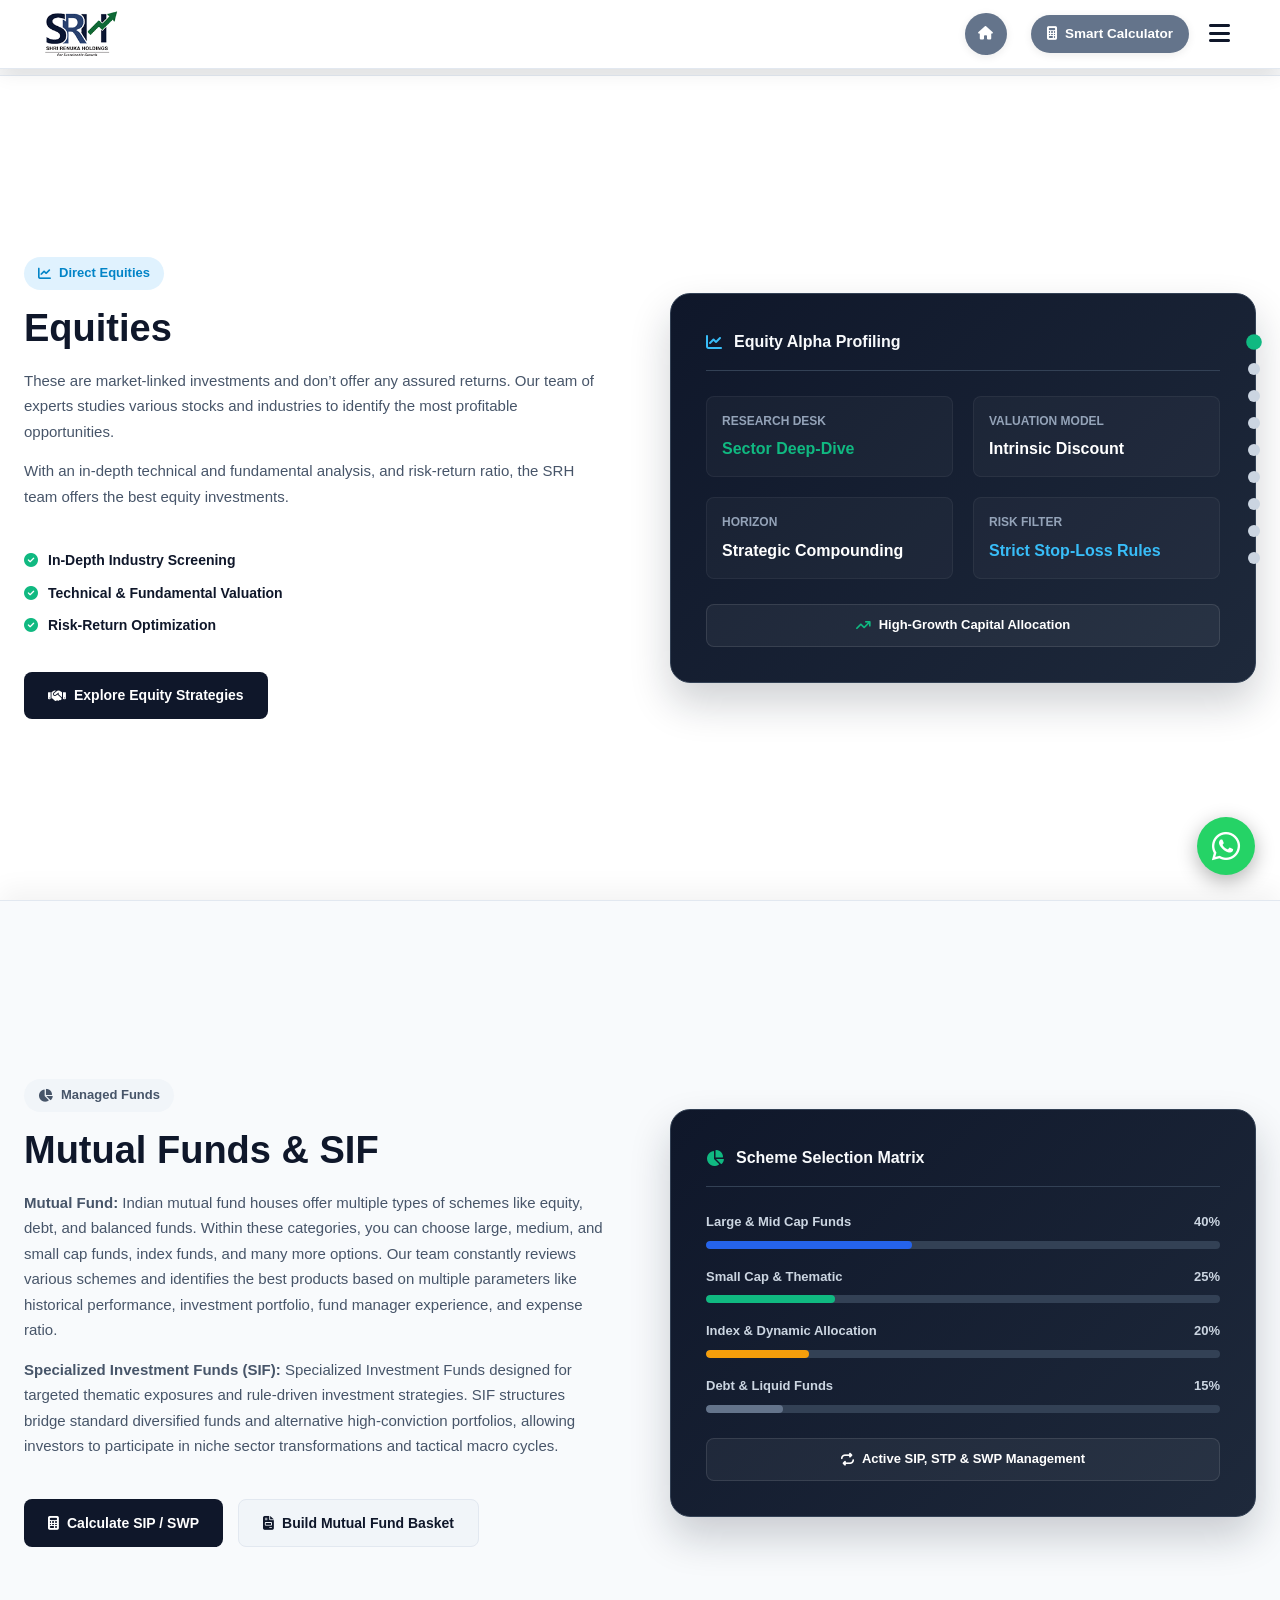
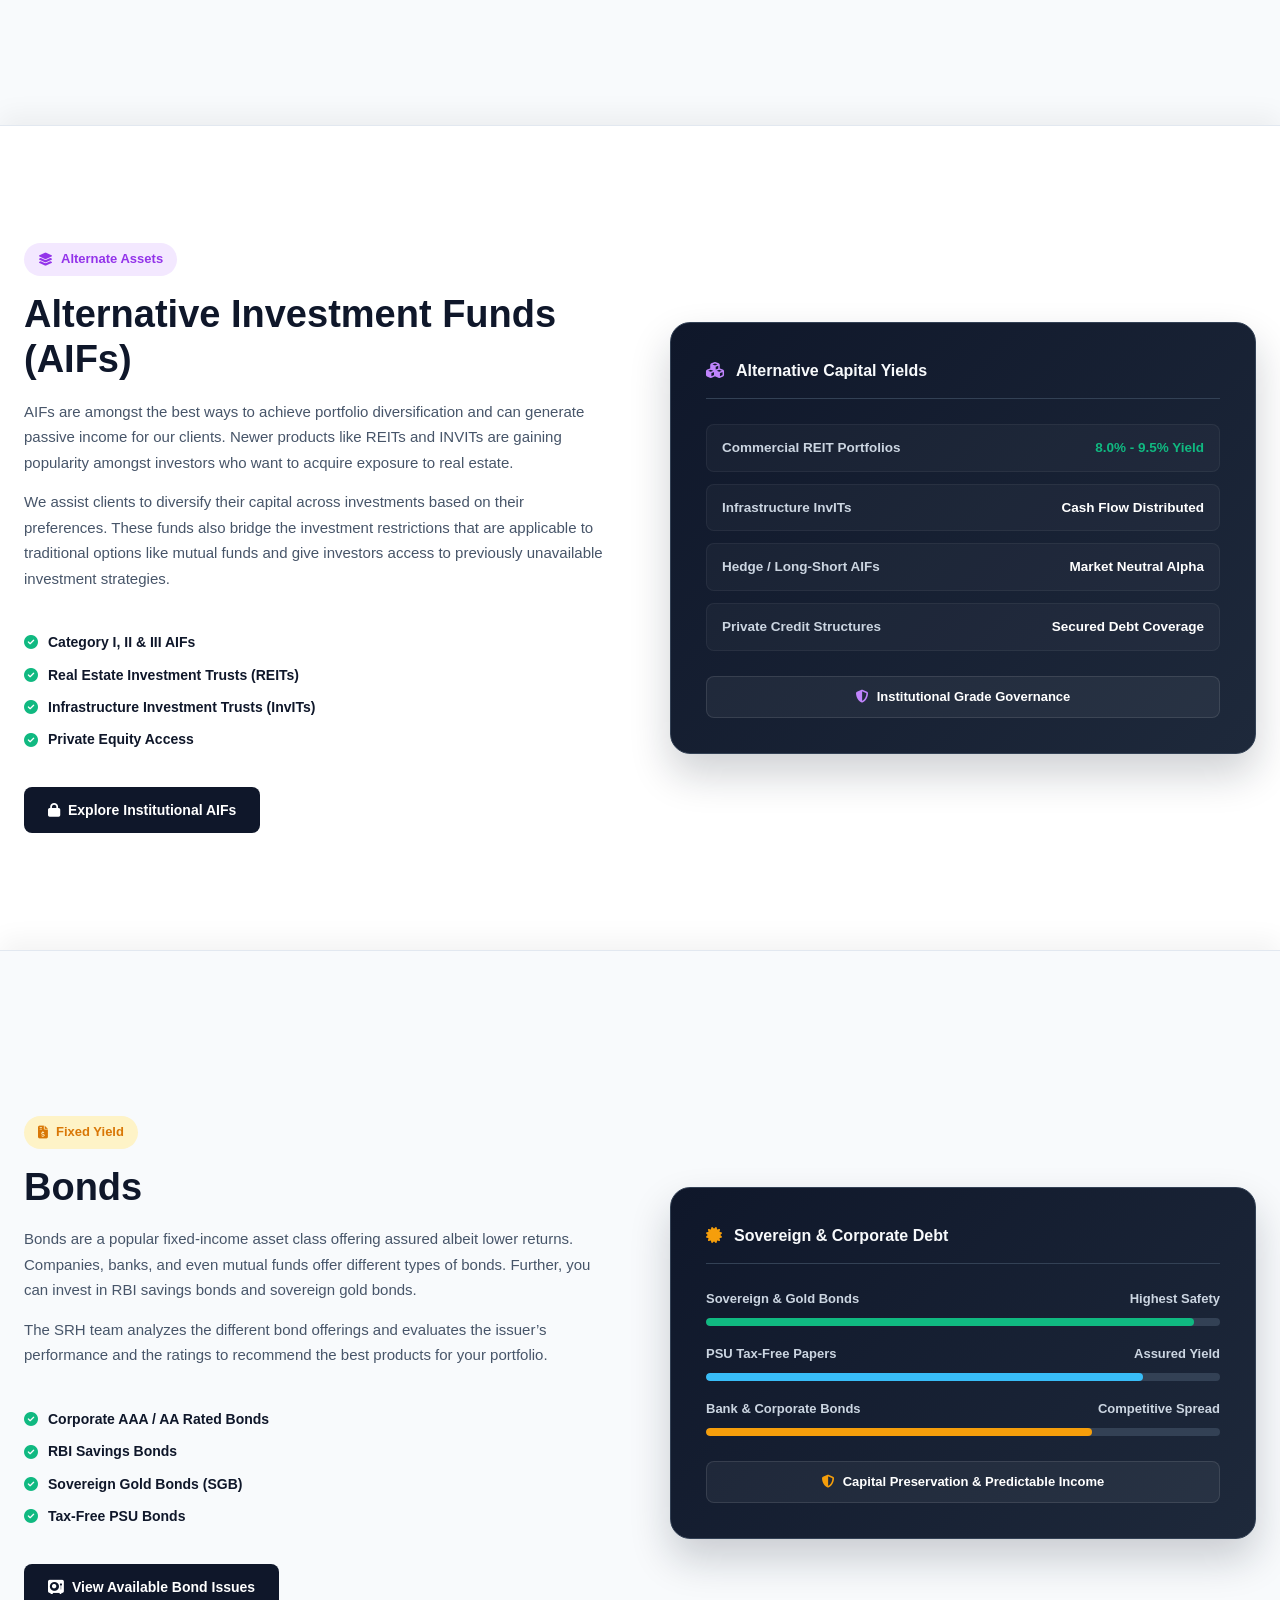
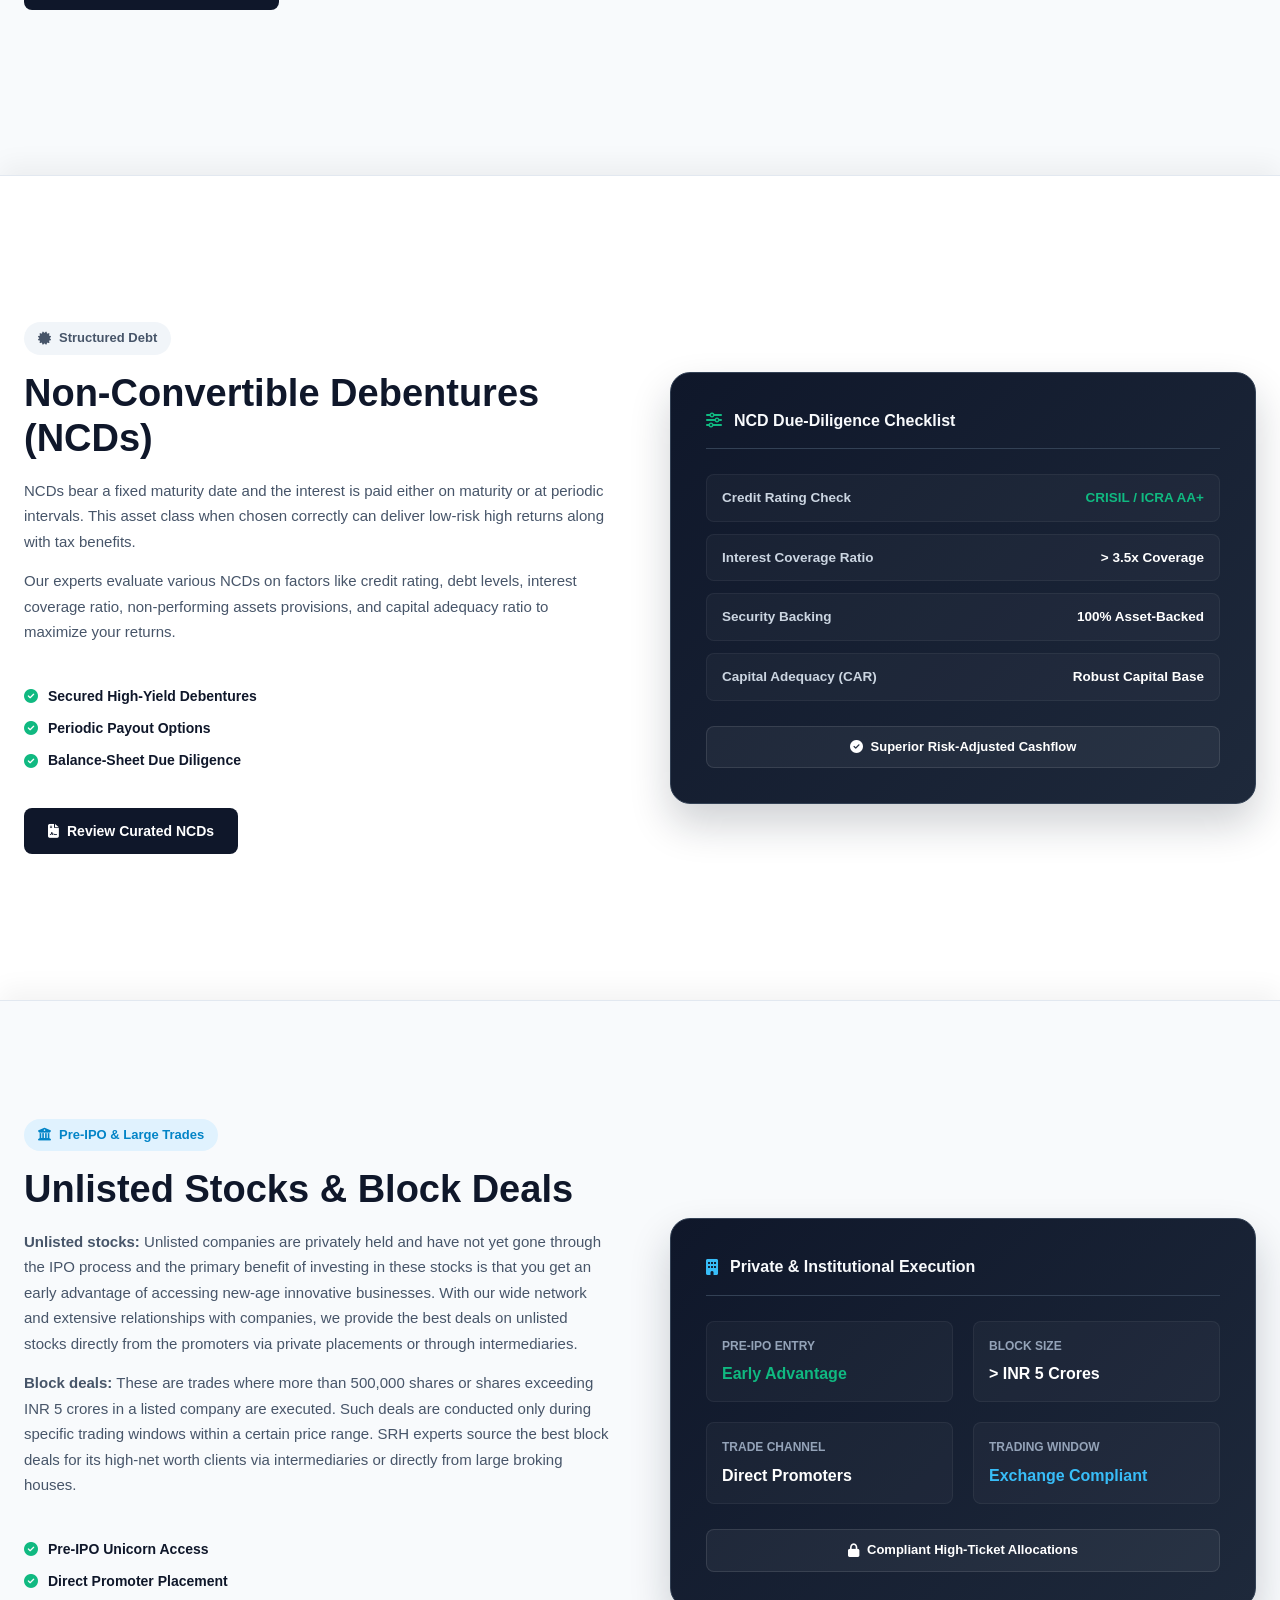
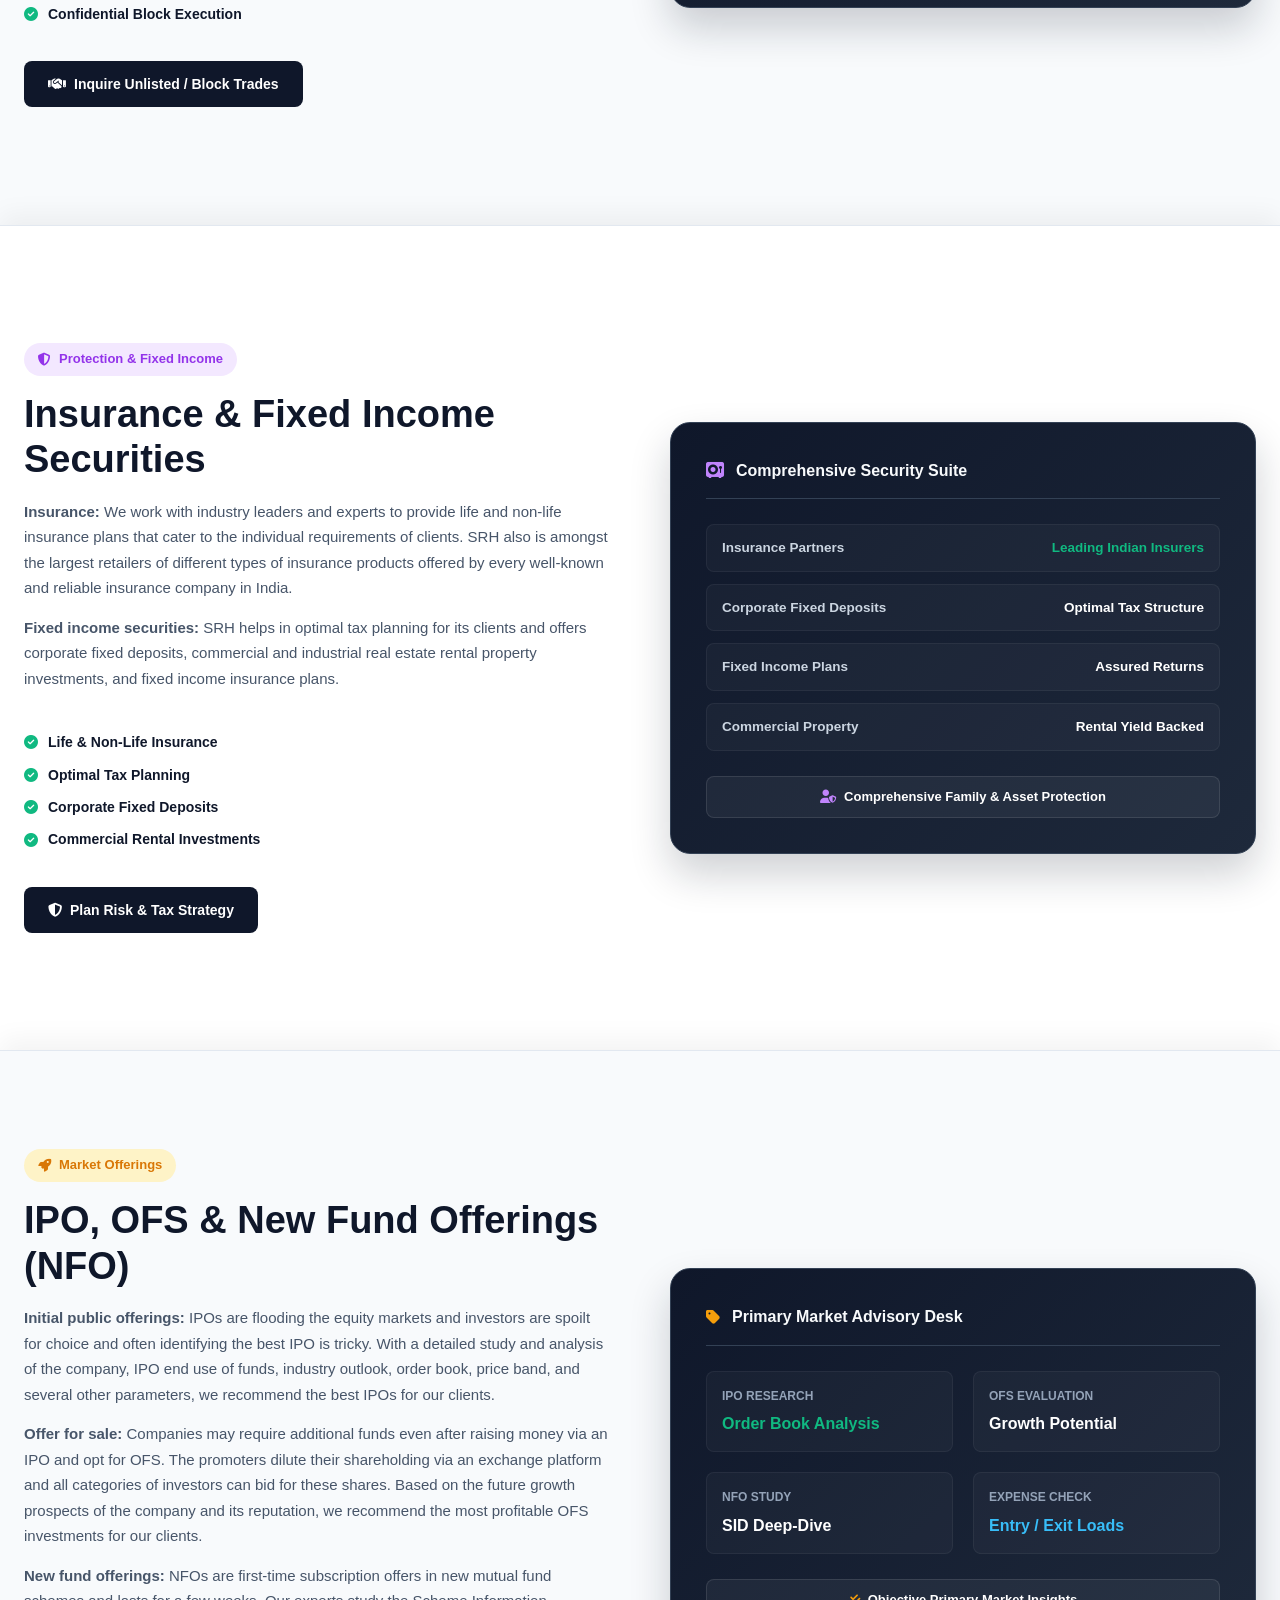
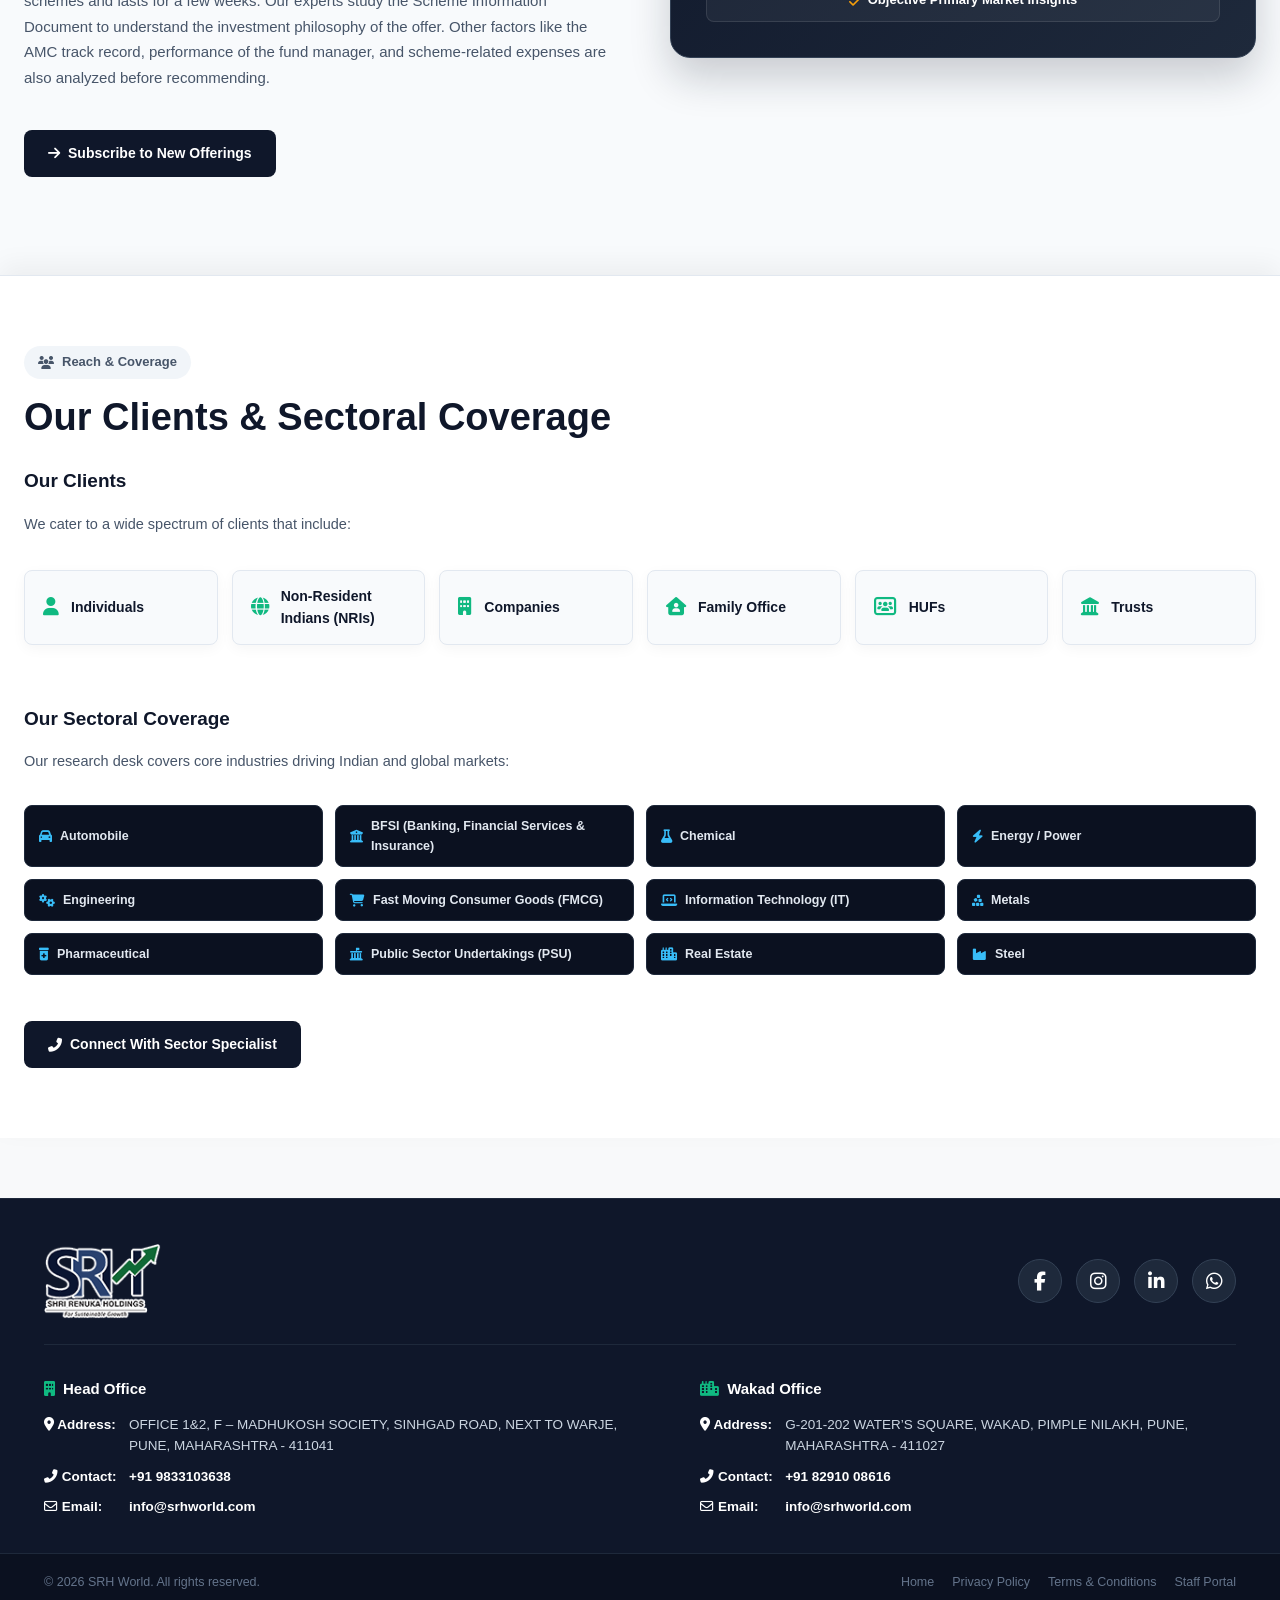
<file: products.html>
<!DOCTYPE html>
<html lang="en">
<head>
    <meta charset="UTF-8">
    <meta name="viewport" content="width=device-width, initial-scale=1.0">
    <title>Investment Products | Shri Renuka Holdings (SRH World)</title>

    <link rel="icon" type="image/png" href="./fevicon.png?v=2">
    <link rel="shortcut icon" type="image/png" href="./fevicon.png?v=2">
    <link rel="apple-touch-icon" href="./fevicon.png?v=2">

    <!-- Font Awesome -->
    <link rel="stylesheet" href="https://cdnjs.cloudflare.com/ajax/libs/font-awesome/6.4.0/css/all.min.css">
    
    <!-- External stylesheet -->
    <link rel="stylesheet" href="product.css">
</head>
<body>

    <!-- Sticky Header -->
    <div class="header-sticky-wrapper header-visible">
        <header class="main-header">
            <div class="header-container">
                <div class="logo-area">
                    <a href="./index.html"><img src="Logo_SRH_World.png" alt="SRH World Logo" class="client-logo"></a>
                </div>
                <div class="header-right-actions">
                    <!-- Circular Home Button -->
                    <a href="./index.html" class="header-calc-pill header-home-btn" aria-label="Home" title="Back to Home Page">
                        <i class="fas fa-home" style="margin: 0;"></i>
                    </a>

                    <a href="./sip-calculator.html" class="header-calc-pill" aria-label="Smart Calculator">
                        <i class="fas fa-calculator"></i>
                        <span class="calc-btn-text">Smart Calculator</span>
                    </a>
                    <button class="mobile-nav-toggle" id="menu-toggle-btn" aria-label="Toggle Menu"><i class="fas fa-bars"></i></button>
                </div>
                <nav class="nav-bar" id="header-navigation-menu">
                    <ul class="nav-list">
                        <li class="nav-item"><a href="./index.html" class="nav-link">Home</a></li>
                        <li class="nav-item"><a href="./about.html" class="nav-link">About Us</a></li>
                        <li class="nav-item has-horizontal-dropdown">
                            <a href="./products.html" class="nav-link active">Products <i class="fas fa-chevron-down mobile-arrow"></i></a>
                            <ul class="horizontal-dropdown">
                                <li><a href="./products.html#equity"><i class="fas fa-chart-line dropdown-icon"></i> Equity</a></li>
                                <li><a href="./products.html#mutual-funds"><i class="fas fa-pie-chart dropdown-icon"></i> Mutual Funds</a></li>
                                <li><a href="./products.html#aif"><i class="fas fa-layer-group dropdown-icon"></i> Alternative Investment Funds (AIFs)</a></li>
                                <li><a href="./products.html#bonds"><i class="fas fa-file-invoice-dollar dropdown-icon"></i> Bonds</a></li>
                                <li><a href="./products.html#ncd"><i class="fas fa-certificate dropdown-icon"></i> Non-Convertible Debentures (NCD)</a></li>
                                <li><a href="./products.html#unlisted"><i class="fas fa-building-columns dropdown-icon"></i> Unlisted Stocks</a></li>
                                <li><a href="./products.html#block-deals"><i class="fas fa-handshake dropdown-icon"></i> Block Deals</a></li>
                                <li><a href="./products.html#insurance"><i class="fas fa-shield-halved dropdown-icon"></i> Insurance</a></li>
                                <li><a href="./products.html#fixed-income"><i class="fas fa-vault dropdown-icon"></i> Fixed Income Securities</a></li>
                                <li><a href="./products.html#ofs"><i class="fas fa-tag dropdown-icon"></i> Offer for Sale (OFS)</a></li>
                                <li><a href="./products.html#nfo"><i class="fas fa-seedling dropdown-icon"></i> New Fund Offering (NFO)</a></li>
                                <li><a href="./products.html#ipo"><i class="fas fa-rocket dropdown-icon"></i> Initial Public Offering (IPO)</a></li>
                            </ul>
                        </li>

                        <li class="nav-item"><a class="nav-link" href="/crypto">Crypto</a></li>
                        
                        <li class="nav-item has-horizontal-dropdown">
                            <a href="./services.html" class="nav-link">Services <i class="fas fa-chevron-down mobile-arrow"></i></a>
                            <ul class="horizontal-dropdown">
                                <li><a href="./services.html#pms"><i class="fas fa-briefcase dropdown-icon"></i> Customised Portfolio Management</a></li>
                                <li><a href="./services.html#technical"><i class="fas fa-bolt dropdown-icon"></i> Technical Stock Analysis</a></li>
                                <li><a href="./services.html#fundamental"><i class="fas fa-magnifying-glass-chart dropdown-icon"></i> Fundamental Stock Analysis</a></li>
                                <li><a href="./services.html#derivative"><i class="fas fa-arrow-trend-up dropdown-icon"></i> Derivative Analysis</a></li>
                                <li><a href="./contact.html"><i class="fas fa-handshake dropdown-icon"></i> Block Deal</a></li>
                            </ul>
                        </li>
                        <li class="nav-item has-horizontal-dropdown">
                            <a href="./sme.html" class="nav-link">Other Business <i class="fas fa-chevron-down mobile-arrow"></i></a>
                            <ul class="horizontal-dropdown">
                                <li><a href="./sme.html#business-insurance"><i class="fas fa-shield-halved dropdown-icon"></i> Business Insurance</a></li>
                                <li><a href="./sme.html#loans"><i class="fas fa-landmark dropdown-icon"></i> Loans</a></li>
                                <li><a href="./sme.html#msme"><i class="fas fa-industry dropdown-icon"></i> MSME & SME Loans</a></li>
                                <li><a href="./sme.html#reengineering"><i class="fas fa-gears dropdown-icon"></i> Business & Financial Engineering</a></li>
                                <li><a href="./sme.html#real-estate"><i class="fas fa-city dropdown-icon"></i> Real Estate Advisory</a></li>
                                <li><a href="./exim.html"><i class="fas fa-ship dropdown-icon"></i> EXIM</a></li>
                                <!-- New Industries Link -->
<li><a href="./industries.html"><i class="fas fa-city dropdown-icon"></i> Industries</a></li>
                            </ul>
                        </li>
                        <li class="nav-item has-horizontal-dropdown">
                            <a href="#" class="nav-link">Knowledge Centre <i class="fas fa-chevron-down mobile-arrow"></i></a>
                            <ul class="horizontal-dropdown">
                                <li><a href="./blogs.html"><i class="fas fa-book-open dropdown-icon"></i> Blogs</a></li>
                                <li><a href="./media.html"><i class="fas fa-photo-film dropdown-icon"></i> Media</a></li>
                                <li><a href="./manage.html"><i class="fas fa-tasks dropdown-icon"></i> Manage</a></li>
                            </ul>
                        </li>
                        <li class="nav-item"><a href="./contact.html" class="nav-link">Contact Us</a></li>
                    </ul>
                </nav>
            </div>
        </header>
    </div>

    <!-- Side Quick-Jump Anchor Nav -->
    <nav class="services-anchor-nav" aria-label="Products Navigation">
        <a href="#equity" class="anchor-dot active" title="Equities"><span>Equities</span></a>
        <a href="#mutual-funds" class="anchor-dot" title="Mutual Funds"><span>Mutual Funds</span></a>
        <a href="#aif" class="anchor-dot" title="Alternative Investment Funds"><span>AIFs</span></a>
        <a href="#bonds" class="anchor-dot" title="Bonds & Fixed Income"><span>Bonds</span></a>
        <a href="#ncd" class="anchor-dot" title="Non-Convertible Debentures"><span>NCDs</span></a>
        <a href="#unlisted" class="anchor-dot" title="Unlisted Stocks & Block Deals"><span>Unlisted & Blocks</span></a>
        <a href="#insurance" class="anchor-dot" title="Insurance & Fixed Income"><span>Insurance</span></a>
        <a href="#market-offers" class="anchor-dot" title="IPO, OFS & NFO"><span>Market Offers</span></a>
        <a href="#coverage" class="anchor-dot" title="Clients & Sectoral Coverage"><span>Coverage</span></a>
    </nav>

    <!-- Stacking Deck Sections (Slide-Over Effect) -->
    <main class="products-stack-deck">

        <!-- 1. EQUITIES -->
        <section class="stack-slide" id="equity">
            <div class="service-slide-container">
                <div class="service-content-card">
                    <div class="service-tag-chip chip-blue"><i class="fas fa-chart-line"></i> Direct Equities</div>
                    <h2 class="service-main-heading">Equities</h2>
                    <div class="service-body-copy">
                        <p>These are market-linked investments and don’t offer any assured returns. Our team of experts studies various stocks and industries to identify the most profitable opportunities.</p>
                        <p>With an in-depth technical and fundamental analysis, and risk-return ratio, the SRH team offers the best equity investments.</p>
                    </div>
                    <div class="service-pill-list">
                        <span><i class="fas fa-check-circle"></i> In-Depth Industry Screening</span>
                        <span><i class="fas fa-check-circle"></i> Technical & Fundamental Valuation</span>
                        <span><i class="fas fa-check-circle"></i> Risk-Return Optimization</span>
                    </div>
                    <div class="service-action-bar">
                        <a href="./contact.html" class="admin-btn-primary"><i class="fas fa-handshake"></i> Explore Equity Strategies</a>
                    </div>
                </div>
                <div class="service-visual-showcase">
                    <div class="visual-glass-card">
                        <div class="visual-card-header"><i class="fas fa-chart-line" style="color: #38bdf8;"></i> <span>Equity Alpha Profiling</span></div>
                        <div class="metrics-two-col-grid">
                            <div class="metric-box"><span class="metric-label">Research Desk</span><strong class="metric-val" style="color: #10b981;">Sector Deep-Dive</strong></div>
                            <div class="metric-box"><span class="metric-label">Valuation Model</span><strong class="metric-val">Intrinsic Discount</strong></div>
                            <div class="metric-box"><span class="metric-label">Horizon</span><strong class="metric-val">Strategic Compounding</strong></div>
                            <div class="metric-box"><span class="metric-label">Risk Filter</span><strong class="metric-val" style="color: #38bdf8;">Strict Stop-Loss Rules</strong></div>
                        </div>
                        <div class="visual-stat-pill"><i class="fas fa-arrow-trend-up" style="color: #10b981;"></i> High-Growth Capital Allocation</div>
                    </div>
                </div>
            </div>
        </section>

        <!-- 2. MUTUAL FUNDS -->
        <section class="stack-slide" id="mutual-funds">
            <div class="service-slide-container">
                <div class="service-content-card">
                    <div class="service-tag-chip"><i class="fas fa-pie-chart"></i> Managed Funds</div>
                    <h2 class="service-main-heading">Mutual Funds & SIF</h2>
                    <div class="service-body-copy">
                        <p><strong>Mutual Fund:</strong> Indian mutual fund houses offer multiple types of schemes like equity, debt, and balanced funds. Within these categories, you can choose large, medium, and small cap funds, index funds, and many more options. Our team constantly reviews various schemes and identifies the best products based on multiple parameters like historical performance, investment portfolio, fund manager experience, and expense ratio.</p>
                        <p class="service-highlight-note"><strong>Specialized Investment Funds (SIF):</strong> Specialized Investment Funds designed for targeted thematic exposures and rule-driven investment strategies. SIF structures bridge standard diversified funds and alternative high-conviction portfolios, allowing investors to participate in niche sector transformations and tactical macro cycles.</p>
                    </div>
                    <div class="service-action-bar">
                        <a href="./sip-calculator.html" class="admin-btn-primary"><i class="fas fa-calculator"></i> Calculate SIP / SWP</a>
                        <a href="./contact.html" class="admin-btn-secondary"><i class="fas fa-file-invoice"></i> Build Mutual Fund Basket</a>
                    </div>
                </div>
                <div class="service-visual-showcase">
                    <div class="visual-glass-card">
                        <div class="visual-card-header"><i class="fas fa-pie-chart" style="color: #10b981;"></i> <span>Scheme Selection Matrix</span></div>
                        <div class="allocation-bars">
                            <div class="alloc-item"><div class="alloc-labels"><span>Large & Mid Cap Funds</span><strong>40%</strong></div><div class="alloc-progress"><span style="width: 40%; background: #2563eb;"></span></div></div>
                            <div class="alloc-item"><div class="alloc-labels"><span>Small Cap & Thematic</span><strong>25%</strong></div><div class="alloc-progress"><span style="width: 25%; background: #10b981;"></span></div></div>
                            <div class="alloc-item"><div class="alloc-labels"><span>Index & Dynamic Allocation</span><strong>20%</strong></div><div class="alloc-progress"><span style="width: 20%; background: #f59e0b;"></span></div></div>
                            <div class="alloc-item"><div class="alloc-labels"><span>Debt & Liquid Funds</span><strong>15%</strong></div><div class="alloc-progress"><span style="width: 15%; background: #64748b;"></span></div></div>
                        </div>
                        <div class="visual-stat-pill"><i class="fas fa-repeat"></i> Active SIP, STP & SWP Management</div>
                    </div>
                </div>
            </div>
        </section>

        <!-- 3. ALTERNATIVE INVESTMENT FUNDS (AIFs) -->
        <section class="stack-slide" id="aif">
            <div class="service-slide-container">
                <div class="service-content-card">
                    <div class="service-tag-chip chip-purple"><i class="fas fa-layer-group"></i> Alternate Assets</div>
                    <h2 class="service-main-heading">Alternative Investment Funds (AIFs)</h2>
                    <div class="service-body-copy">
                        <p>AIFs are amongst the best ways to achieve portfolio diversification and can generate passive income for our clients. Newer products like REITs and INVITs are gaining popularity amongst investors who want to acquire exposure to real estate.</p>
                        <p>We assist clients to diversify their capital across investments based on their preferences. These funds also bridge the investment restrictions that are applicable to traditional options like mutual funds and give investors access to previously unavailable investment strategies.</p>
                    </div>
                    <div class="service-pill-list">
                        <span><i class="fas fa-check-circle"></i> Category I, II & III AIFs</span>
                        <span><i class="fas fa-check-circle"></i> Real Estate Investment Trusts (REITs)</span>
                        <span><i class="fas fa-check-circle"></i> Infrastructure Investment Trusts (InvITs)</span>
                        <span><i class="fas fa-check-circle"></i> Private Equity Access</span>
                    </div>
                    <div class="service-action-bar">
                        <a href="./contact.html" class="admin-btn-primary"><i class="fas fa-lock"></i> Explore Institutional AIFs</a>
                    </div>
                </div>
                <div class="service-visual-showcase">
                    <div class="visual-glass-card">
                        <div class="visual-card-header"><i class="fas fa-cubes" style="color: #c084fc;"></i> <span>Alternative Capital Yields</span></div>
                        <div class="derivative-heatmap">
                            <div class="fno-row"><span>Commercial REIT Portfolios</span><strong style="color: #10b981;">8.0% - 9.5% Yield</strong></div>
                            <div class="fno-row"><span>Infrastructure InvITs</span><strong>Cash Flow Distributed</strong></div>
                            <div class="fno-row"><span>Hedge / Long-Short AIFs</span><strong>Market Neutral Alpha</strong></div>
                            <div class="fno-row"><span>Private Credit Structures</span><strong>Secured Debt Coverage</strong></div>
                        </div>
                        <div class="visual-stat-pill"><i class="fas fa-shield-alt" style="color: #c084fc;"></i> Institutional Grade Governance</div>
                    </div>
                </div>
            </div>
        </section>

        <!-- 4. BONDS -->
        <section class="stack-slide" id="bonds">
            <div class="service-slide-container">
                <div class="service-content-card">
                    <div class="service-tag-chip chip-amber"><i class="fas fa-file-invoice-dollar"></i> Fixed Yield</div>
                    <h2 class="service-main-heading">Bonds</h2>
                    <div class="service-body-copy">
                        <p>Bonds are a popular fixed-income asset class offering assured albeit lower returns. Companies, banks, and even mutual funds offer different types of bonds. Further, you can invest in RBI savings bonds and sovereign gold bonds.</p>
                        <p>The SRH team analyzes the different bond offerings and evaluates the issuer’s performance and the ratings to recommend the best products for your portfolio.</p>
                    </div>
                    <div class="service-pill-list">
                        <span><i class="fas fa-check-circle"></i> Corporate AAA / AA Rated Bonds</span>
                        <span><i class="fas fa-check-circle"></i> RBI Savings Bonds</span>
                        <span><i class="fas fa-check-circle"></i> Sovereign Gold Bonds (SGB)</span>
                        <span><i class="fas fa-check-circle"></i> Tax-Free PSU Bonds</span>
                    </div>
                    <div class="service-action-bar">
                        <a href="./contact.html" class="admin-btn-primary"><i class="fas fa-vault"></i> View Available Bond Issues</a>
                    </div>
                </div>
                <div class="service-visual-showcase">
                    <div class="visual-glass-card">
                        <div class="visual-card-header"><i class="fas fa-certificate" style="color: #f59e0b;"></i> <span>Sovereign & Corporate Debt</span></div>
                        <div class="allocation-bars">
                            <div class="alloc-item"><div class="alloc-labels"><span>Sovereign & Gold Bonds</span><strong>Highest Safety</strong></div><div class="alloc-progress"><span style="width: 95%; background: #10b981;"></span></div></div>
                            <div class="alloc-item"><div class="alloc-labels"><span>PSU Tax-Free Papers</span><strong>Assured Yield</strong></div><div class="alloc-progress"><span style="width: 85%; background: #38bdf8;"></span></div></div>
                            <div class="alloc-item"><div class="alloc-labels"><span>Bank & Corporate Bonds</span><strong>Competitive Spread</strong></div><div class="alloc-progress"><span style="width: 75%; background: #f59e0b;"></span></div></div>
                        </div>
                        <div class="visual-stat-pill"><i class="fas fa-shield-halved" style="color: #f59e0b;"></i> Capital Preservation & Predictable Income</div>
                    </div>
                </div>
            </div>
        </section>

        <!-- 5. NON-CONVERTIBLE DEBENTURES (NCDs) -->
        <section class="stack-slide" id="ncd">
            <div class="service-slide-container">
                <div class="service-content-card">
                    <div class="service-tag-chip"><i class="fas fa-certificate"></i> Structured Debt</div>
                    <h2 class="service-main-heading">Non-Convertible Debentures (NCDs)</h2>
                    <div class="service-body-copy">
                        <p>NCDs bear a fixed maturity date and the interest is paid either on maturity or at periodic intervals. This asset class when chosen correctly can deliver low-risk high returns along with tax benefits.</p>
                        <p>Our experts evaluate various NCDs on factors like credit rating, debt levels, interest coverage ratio, non-performing assets provisions, and capital adequacy ratio to maximize your returns.</p>
                    </div>
                    <div class="service-pill-list">
                        <span><i class="fas fa-check-circle"></i> Secured High-Yield Debentures</span>
                        <span><i class="fas fa-check-circle"></i> Periodic Payout Options</span>
                        <span><i class="fas fa-check-circle"></i> Balance-Sheet Due Diligence</span>
                    </div>
                    <div class="service-action-bar">
                        <a href="./contact.html" class="admin-btn-primary"><i class="fas fa-file-contract"></i> Review Curated NCDs</a>
                    </div>
                </div>
                <div class="service-visual-showcase">
                    <div class="visual-glass-card">
                        <div class="visual-card-header"><i class="fas fa-sliders" style="color: #10b981;"></i> <span>NCD Due-Diligence Checklist</span></div>
                        <div class="derivative-heatmap">
                            <div class="fno-row"><span>Credit Rating Check</span><strong style="color: #10b981;">CRISIL / ICRA AA+</strong></div>
                            <div class="fno-row"><span>Interest Coverage Ratio</span><strong>&gt; 3.5x Coverage</strong></div>
                            <div class="fno-row"><span>Security Backing</span><strong>100% Asset-Backed</strong></div>
                            <div class="fno-row"><span>Capital Adequacy (CAR)</span><strong>Robust Capital Base</strong></div>
                        </div>
                        <div class="visual-stat-pill"><i class="fas fa-check-circle"></i> Superior Risk-Adjusted Cashflow</div>
                    </div>
                </div>
            </div>
        </section>

        <!-- 6. UNLISTED STOCKS & BLOCK DEALS -->
        <section class="stack-slide" id="unlisted">
            <div class="service-slide-container">
                <div class="service-content-card">
                    <div class="service-tag-chip chip-blue"><i class="fas fa-building-columns"></i> Pre-IPO & Large Trades</div>
                    <h2 class="service-main-heading">Unlisted Stocks & Block Deals</h2>
                    <div class="service-body-copy">
                        <p><strong>Unlisted stocks:</strong> Unlisted companies are privately held and have not yet gone through the IPO process and the primary benefit of investing in these stocks is that you get an early advantage of accessing new-age innovative businesses. With our wide network and extensive relationships with companies, we provide the best deals on unlisted stocks directly from the promoters via private placements or through intermediaries.</p>
                        <p id="block-deals"><strong>Block deals:</strong> These are trades where more than 500,000 shares or shares exceeding INR 5 crores in a listed company are executed. Such deals are conducted only during specific trading windows within a certain price range. SRH experts source the best block deals for its high-net worth clients via intermediaries or directly from large broking houses.</p>
                    </div>
                    <div class="service-pill-list">
                        <span><i class="fas fa-check-circle"></i> Pre-IPO Unicorn Access</span>
                        <span><i class="fas fa-check-circle"></i> Direct Promoter Placement</span>
                        <span><i class="fas fa-check-circle"></i> Confidential Block Execution</span>
                    </div>
                    <div class="service-action-bar">
                        <a href="./contact.html" class="admin-btn-primary"><i class="fas fa-handshake"></i> Inquire Unlisted / Block Trades</a>
                    </div>
                </div>
                <div class="service-visual-showcase">
                    <div class="visual-glass-card">
                        <div class="visual-card-header"><i class="fas fa-building" style="color: #38bdf8;"></i> <span>Private & Institutional Execution</span></div>
                        <div class="metrics-two-col-grid">
                            <div class="metric-box"><span class="metric-label">Pre-IPO Entry</span><strong class="metric-val" style="color: #10b981;">Early Advantage</strong></div>
                            <div class="metric-box"><span class="metric-label">Block Size</span><strong class="metric-val">&gt; INR 5 Crores</strong></div>
                            <div class="metric-box"><span class="metric-label">Trade Channel</span><strong class="metric-val">Direct Promoters</strong></div>
                            <div class="metric-box"><span class="metric-label">Trading Window</span><strong class="metric-val" style="color: #38bdf8;">Exchange Compliant</strong></div>
                        </div>
                        <div class="visual-stat-pill"><i class="fas fa-lock"></i> Compliant High-Ticket Allocations</div>
                    </div>
                </div>
            </div>
        </section>

        <!-- 7. INSURANCE & FIXED INCOME SECURITIES -->
        <section class="stack-slide" id="insurance">
            <div class="service-slide-container">
                <div class="service-content-card">
                    <div class="service-tag-chip chip-purple"><i class="fas fa-shield-halved"></i> Protection & Fixed Income</div>
                    <h2 class="service-main-heading">Insurance & Fixed Income Securities</h2>
                    <div class="service-body-copy">
                        <p><strong>Insurance:</strong> We work with industry leaders and experts to provide life and non-life insurance plans that cater to the individual requirements of clients. SRH also is amongst the largest retailers of different types of insurance products offered by every well-known and reliable insurance company in India.</p>
                        <p id="fixed-income"><strong>Fixed income securities:</strong> SRH helps in optimal tax planning for its clients and offers corporate fixed deposits, commercial and industrial real estate rental property investments, and fixed income insurance plans.</p>
                    </div>
                    <div class="service-pill-list">
                        <span><i class="fas fa-check-circle"></i> Life & Non-Life Insurance</span>
                        <span><i class="fas fa-check-circle"></i> Optimal Tax Planning</span>
                        <span><i class="fas fa-check-circle"></i> Corporate Fixed Deposits</span>
                        <span><i class="fas fa-check-circle"></i> Commercial Rental Investments</span>
                    </div>
                    <div class="service-action-bar">
                        <a href="./contact.html" class="admin-btn-primary"><i class="fas fa-shield-alt"></i> Plan Risk & Tax Strategy</a>
                    </div>
                </div>
                <div class="service-visual-showcase">
                    <div class="visual-glass-card">
                        <div class="visual-card-header"><i class="fas fa-vault" style="color: #c084fc;"></i> <span>Comprehensive Security Suite</span></div>
                        <div class="derivative-heatmap">
                            <div class="fno-row"><span>Insurance Partners</span><strong style="color: #10b981;">Leading Indian Insurers</strong></div>
                            <div class="fno-row"><span>Corporate Fixed Deposits</span><strong>Optimal Tax Structure</strong></div>
                            <div class="fno-row"><span>Fixed Income Plans</span><strong>Assured Returns</strong></div>
                            <div class="fno-row"><span>Commercial Property</span><strong>Rental Yield Backed</strong></div>
                        </div>
                        <div class="visual-stat-pill"><i class="fas fa-user-shield" style="color: #c084fc;"></i> Comprehensive Family & Asset Protection</div>
                    </div>
                </div>
            </div>
        </section>

        <!-- 8. MARKET OFFERINGS: IPO, OFS & NFO -->
        <section class="stack-slide" id="market-offers">
            <div class="service-slide-container">
                <div class="service-content-card">
                    <div class="service-tag-chip chip-amber"><i class="fas fa-rocket"></i> Market Offerings</div>
                    <h2 class="service-main-heading">IPO, OFS & New Fund Offerings (NFO)</h2>
                    <div class="service-body-copy">
                        <p id="ipo"><strong>Initial public offerings:</strong> IPOs are flooding the equity markets and investors are spoilt for choice and often identifying the best IPO is tricky. With a detailed study and analysis of the company, IPO end use of funds, industry outlook, order book, price band, and several other parameters, we recommend the best IPOs for our clients.</p>
                        <p id="ofs"><strong>Offer for sale:</strong> Companies may require additional funds even after raising money via an IPO and opt for OFS. The promoters dilute their shareholding via an exchange platform and all categories of investors can bid for these shares. Based on the future growth prospects of the company and its reputation, we recommend the most profitable OFS investments for our clients.</p>
                        <p id="nfo"><strong>New fund offerings:</strong> NFOs are first-time subscription offers in new mutual fund schemes and lasts for a few weeks. Our experts study the Scheme Information Document to understand the investment philosophy of the offer. Other factors like the AMC track record, performance of the fund manager, and scheme-related expenses are also analyzed before recommending.</p>
                    </div>
                    <div class="service-action-bar">
                        <a href="./contact.html" class="admin-btn-primary"><i class="fas fa-arrow-right"></i> Subscribe to New Offerings</a>
                    </div>
                </div>
                <div class="service-visual-showcase">
                    <div class="visual-glass-card">
                        <div class="visual-card-header"><i class="fas fa-tag" style="color: #f59e0b;"></i> <span>Primary Market Advisory Desk</span></div>
                        <div class="metrics-two-col-grid">
                            <div class="metric-box"><span class="metric-label">IPO Research</span><strong class="metric-val" style="color: #10b981;">Order Book Analysis</strong></div>
                            <div class="metric-box"><span class="metric-label">OFS Evaluation</span><strong class="metric-val">Growth Potential</strong></div>
                            <div class="metric-box"><span class="metric-label">NFO Study</span><strong class="metric-val">SID Deep-Dive</strong></div>
                            <div class="metric-box"><span class="metric-label">Expense Check</span><strong class="metric-val" style="color: #38bdf8;">Entry / Exit Loads</strong></div>
                        </div>
                        <div class="visual-stat-pill"><i class="fas fa-check-double" style="color: #f59e0b;"></i> Objective Primary Market Insights</div>
                    </div>
                </div>
            </div>
        </section>

        <!-- 9. OUR CLIENTS & SECTORAL COVERAGE -->
        <section class="stack-slide" id="coverage">
            <div class="service-slide-container" style="grid-template-columns: 1fr;">
                <div class="service-content-card">
                    <div class="service-tag-chip"><i class="fas fa-users"></i> Reach & Coverage</div>
                    <h2 class="service-main-heading">Our Clients & Sectoral Coverage</h2>
                    
                    <h3 style="font-size: 19px; font-weight: 800; color: var(--primary-dark); margin-top: 10px;">Our Clients</h3>
                    <p style="color: var(--text-muted); font-size: 14.5px;">We cater to a wide spectrum of clients that include:</p>
                    <div class="client-chips-grid">
                        <div class="client-chip-card"><i class="fas fa-user"></i> Individuals</div>
                        <div class="client-chip-card"><i class="fas fa-globe"></i> Non-Resident Indians (NRIs)</div>
                        <div class="client-chip-card"><i class="fas fa-building"></i> Companies</div>
                        <div class="client-chip-card"><i class="fas fa-house-user"></i> Family Office</div>
                        <div class="client-chip-card"><i class="fas fa-users-rectangle"></i> HUFs</div>
                        <div class="client-chip-card"><i class="fas fa-landmark"></i> Trusts</div>
                    </div>

                    <h3 style="font-size: 19px; font-weight: 800; color: var(--primary-dark); margin-top: 25px;">Our Sectoral Coverage</h3>
                    <p style="color: var(--text-muted); font-size: 14.5px;">Our research desk covers core industries driving Indian and global markets:</p>
                    <div class="sector-badge-grid">
                        <div class="sector-badge"><i class="fas fa-car"></i> Automobile</div>
                        <div class="sector-badge"><i class="fas fa-building-columns"></i> BFSI (Banking, Financial Services & Insurance)</div>
                        <div class="sector-badge"><i class="fas fa-flask"></i> Chemical</div>
                        <div class="sector-badge"><i class="fas fa-bolt"></i> Energy / Power</div>
                        <div class="sector-badge"><i class="fas fa-gears"></i> Engineering</div>
                        <div class="sector-badge"><i class="fas fa-cart-shopping"></i> Fast Moving Consumer Goods (FMCG)</div>
                        <div class="sector-badge"><i class="fas fa-laptop-code"></i> Information Technology (IT)</div>
                        <div class="sector-badge"><i class="fas fa-cubes-stacked"></i> Metals</div>
                        <div class="sector-badge"><i class="fas fa-prescription-bottle-medical"></i> Pharmaceutical</div>
                        <div class="sector-badge"><i class="fas fa-landmark-flag"></i> Public Sector Undertakings (PSU)</div>
                        <div class="sector-badge"><i class="fas fa-city"></i> Real Estate</div>
                        <div class="sector-badge"><i class="fas fa-industry"></i> Steel</div>
                    </div>

                    <div class="service-action-bar" style="margin-top: 30px;">
                        <a href="./contact.html" class="admin-btn-primary"><i class="fas fa-phone-alt"></i> Connect With Sector Specialist</a>
                    </div>
                </div>
            </div>
        </section>

    </main>

    <!-- Standardized Site Footer -->
    <footer class="site-footer-compact" id="site-footer">
        <div class="footer-custom-container">
            <div class="footer-top-row">
                <div class="footer-brand-wrap">
                    <img src="footer_logo.png" alt="SRH World" class="footer-main-logo" onerror="this.src='Logo_SRH_World.png'">
                </div>
                <div class="footer-social-icons">
                    <a href="https://www.facebook.com/srhworldpune/" target="_blank" rel="noopener noreferrer" aria-label="Facebook" class="social-icon social-fb"><i class="fab fa-facebook-f"></i></a>
                    <a href="https://www.instagram.com/srh.world" target="_blank" rel="noopener noreferrer" aria-label="Instagram" class="social-icon social-insta"><i class="fab fa-instagram"></i></a>
                    <a href="https://www.linkedin.com/company/srh-world/" target="_blank" rel="noopener noreferrer" aria-label="LinkedIn" class="social-icon social-li"><i class="fab fa-linkedin-in"></i></a>
                    <a href="https://wa.me/919833103638" target="_blank" rel="noopener noreferrer" aria-label="WhatsApp" class="social-icon social-wa"><i class="fab fa-whatsapp"></i></a>
                </div>
            </div>

            <div class="footer-offices-grid">
                <div class="footer-office-col">
                    <h4 class="footer-office-heading"><i class="fas fa-building"></i> Head Office</h4>
                    <div class="footer-info-item">
                        <span class="footer-label"><i class="fas fa-location-dot"></i> <strong>Address:</strong></span>
                        <p>OFFICE 1&2, F – MADHUKOSH SOCIETY, SINHGAD ROAD, NEXT TO WARJE, PUNE, MAHARASHTRA - 411041</p>
                    </div>
                    <div class="footer-info-item">
                        <span class="footer-label"><i class="fas fa-phone-alt"></i> <strong>Contact:</strong></span>
                        <p><a href="tel:9833103638">+91 9833103638</a></p>
                    </div>
                    <div class="footer-info-item">
                        <span class="footer-label"><i class="far fa-envelope"></i> <strong>Email:</strong></span>
                        <p><a href="mailto:info@srhworld.com">info@srhworld.com</a></p>
                    </div>
                </div>

                <div class="footer-office-col">
                    <h4 class="footer-office-heading"><i class="fas fa-city"></i> Wakad Office</h4>
                    <div class="footer-info-item">
                        <span class="footer-label"><i class="fas fa-location-dot"></i> <strong>Address:</strong></span>
                        <p>G-201-202 WATER’S SQUARE, WAKAD, PIMPLE NILAKH, PUNE, MAHARASHTRA - 411027</p>
                    </div>
                    <div class="footer-info-item">
                        <span class="footer-label"><i class="fas fa-phone-alt"></i> <strong>Contact:</strong></span>
                        <p><a href="tel:8291008616">+91 82910 08616</a></p>
                    </div>
                    <div class="footer-info-item">
                        <span class="footer-label"><i class="far fa-envelope"></i> <strong>Email:</strong></span>
                        <p><a href="mailto:info@srhworld.com">info@srhworld.com</a></p>
                    </div>
                </div>
            </div>
        </div>

        <div class="footer-bottom-bar">
            <div class="footer-bottom-container">
                <p class="copyright-text">© 2026 SRH World. All rights reserved.</p>
                <div class="footer-legal-links">
                    <a href="./index.html">Home</a>
                    <a href="#">Privacy Policy</a>
                    <a href="#">Terms & Conditions</a>
                    <a href="./manage.html">Staff Portal</a>
                </div>
            </div>
        </div>
    </footer>

    <!-- Floating Top Button -->
    <button class="back-to-catalogue-btn" id="products-top-btn" aria-label="Back to Top">
        <i class="fas fa-arrow-up"></i> <span>Top</span>
    </button>

    <!-- Floating WhatsApp Button -->
    <a href="https://wa.me/919833103638" class="whatsapp-float" id="whatsapp-btn" target="_blank" rel="noopener noreferrer" aria-label="Chat on WhatsApp">
        <i class="fab fa-whatsapp"></i>
    </a>

    <!-- JAVASCRIPT -->
    <script>
        /* ---------------------------------------------------------
           1. Floating Buttons Logic
           --------------------------------------------------------- */
        const topBtn = document.getElementById('products-top-btn');
        const footerElement = document.getElementById('site-footer');
        const floatingWhatsApp = document.getElementById('whatsapp-btn');

        function handleScrollEvents() {
            // Top button: appears once the user has scrolled past the first slide
            // and stays visible all the way down (including the footer).
            // (Sticky slides never scroll out of view, so a scroll-distance check is used.)
            if (topBtn) {
                if (window.pageYOffset > 400) {
                    topBtn.classList.add('show-catalogue-btn');
                } else {
                    topBtn.classList.remove('show-catalogue-btn');
                }
            }

            // WhatsApp hides over the footer; the Top button stays and drops down into its place.
            if (footerElement && floatingWhatsApp) {
                if (footerElement.getBoundingClientRect().top <= (window.innerHeight - 30)) {
                    floatingWhatsApp.classList.add('hide-floating-btn');
                    if (topBtn) topBtn.classList.add('shift-down');
                } else {
                    floatingWhatsApp.classList.remove('hide-floating-btn');
                    if (topBtn) topBtn.classList.remove('shift-down');
                }
            }
        }

        if (topBtn) {
            topBtn.addEventListener('click', () => {
                window.scrollTo({ top: 0, behavior: 'smooth' });
            });
        }

        window.addEventListener('scroll', handleScrollEvents, { passive: true });
        window.addEventListener('resize', handleScrollEvents, { passive: true });
        window.addEventListener('DOMContentLoaded', handleScrollEvents);

        /* ---------------------------------------------------------
           2. Dynamic Section Coordinate Engine
           --------------------------------------------------------- */
        const targetAliasMap = {
            'block-deals': 'unlisted',
            'fixed-income': 'insurance',
            'ofs': 'market-offers',
            'nfo': 'market-offers',
            'ipo': 'market-offers'
        };

        function navigateToSection(targetId) {
            const resolvedId = targetAliasMap[targetId] || targetId;
            const targetElement = document.getElementById(resolvedId);
            if (!targetElement) return;

            // Slides are sticky on every screen size, so their on-screen position
            // can't be measured directly. Use their natural (flow) position instead.
            const headerHeight = getHeaderHeight();
            const targetIndex = slidesArr.indexOf(targetElement);

            if (targetIndex !== -1) {
                const targetScrollPos = getSlideFlowTop(targetIndex) - headerHeight;
                window.scrollTo({
                    top: Math.max(0, targetScrollPos),
                    behavior: 'smooth'
                });
            }

            history.pushState(null, null, `#${targetId}`);
        }

        /* ---------------------------------------------------------
           3. Side Quick-Jump Anchor Observer
           --------------------------------------------------------- */
        const stackDeck = document.querySelector('.products-stack-deck');
        const slidesArr = Array.from(document.querySelectorAll('.stack-slide'));
        const dots = document.querySelectorAll('.services-anchor-nav .anchor-dot');

        // Header height: fixed 75px on desktop (matches CSS), real height on tablet/mobile.
        function getHeaderHeight() {
            if (window.innerWidth > 992) return 75;
            const hdr = document.querySelector('.main-header');
            return hdr ? hdr.offsetHeight : 64;
        }

        // Natural (flow) top of a slide. Sticky slides keep their space in the flow,
        // so this is deck top + deck padding + heights of all slides before it.
        function getSlideFlowTop(index) {
            const padTop = parseFloat(getComputedStyle(stackDeck).paddingTop) || 0;
            let top = stackDeck.getBoundingClientRect().top + window.pageYOffset + padTop;
            for (let i = 0; i < index; i++) top += slidesArr[i].offsetHeight;
            return top;
        }

        // Sticky offset per slide. If a slide is taller than the screen (common on phones),
        // it sticks when its bottom reaches the screen bottom so no content gets hidden
        // before the next slide slides over it.
        function applyStickyOffsets() {
            const hh = getHeaderHeight();
            slidesArr.forEach(slide => {
                slide.style.top = Math.min(hh, window.innerHeight - slide.offsetHeight) + 'px';
            });
        }

        // Active dot is calculated from scroll position (works both scrolling down and up).
        function updateActiveDot() {
            const hh = getHeaderHeight();
            const probe = window.pageYOffset + hh + (window.innerHeight - hh) * 0.5;
            let activeIndex = 0;
            for (let i = 0; i < slidesArr.length; i++) {
                if (probe >= getSlideFlowTop(i)) activeIndex = i;
            }
            const activeId = slidesArr[activeIndex].getAttribute('id');
            dots.forEach(dot => dot.classList.toggle('active', dot.getAttribute('href') === `#${activeId}`));
        }

        let dotTicking = false;
        function onScrollUpdateDots() {
            if (dotTicking) return;
            dotTicking = true;
            requestAnimationFrame(() => {
                updateActiveDot();
                dotTicking = false;
            });
        }

        function refreshStackLayout() {
            applyStickyOffsets();
            updateActiveDot();
        }

        window.addEventListener('scroll', onScrollUpdateDots, { passive: true });
        window.addEventListener('resize', refreshStackLayout, { passive: true });
        window.addEventListener('orientationchange', refreshStackLayout);
        window.addEventListener('DOMContentLoaded', refreshStackLayout);
        window.addEventListener('load', () => {
            refreshStackLayout();
            // Open the correct slide when the page is loaded with a #hash (e.g. products.html#ipo)
            const initialHash = window.location.hash.replace('#', '');
            if (initialHash) setTimeout(() => navigateToSection(initialHash), 150);
        });
        refreshStackLayout();

        dots.forEach(dot => {
            dot.addEventListener('click', (e) => {
                e.preventDefault();
                const targetId = dot.getAttribute('href').replace('#', '');
                navigateToSection(targetId);
            });
        });

        /* ---------------------------------------------------------
           4. Universal Menu & Dropdown Navigation
           --------------------------------------------------------- */
        const menuToggleBtn = document.getElementById('menu-toggle-btn');
        const headerNavigationMenu = document.getElementById('header-navigation-menu');

        function closeNavMenu() {
            if (!headerNavigationMenu) return;
            headerNavigationMenu.classList.remove('mobile-open');
            document.querySelectorAll('.horizontal-dropdown').forEach(dd => dd.classList.remove('submenu-visible'));
            document.querySelectorAll('.mobile-arrow').forEach(arr => arr.classList.remove('rotate-arrow'));
            if (menuToggleBtn) {
                const icon = menuToggleBtn.querySelector('i');
                if (icon) icon.className = 'fas fa-bars';
            }
        }

        if (menuToggleBtn && headerNavigationMenu) {
            menuToggleBtn.addEventListener('click', (e) => {
                e.stopPropagation();
                headerNavigationMenu.classList.toggle('mobile-open');
                menuToggleBtn.querySelector('i').className = headerNavigationMenu.classList.contains('mobile-open') 
                    ? 'fas fa-times' 
                    : 'fas fa-bars';
            });

            document.querySelectorAll('.has-horizontal-dropdown > a').forEach(anchor => {
                anchor.addEventListener('click', (e) => {
                    e.preventDefault();
                    e.stopPropagation();
                    const currentDropdown = anchor.nextElementSibling;
                    const arrow = anchor.querySelector('.mobile-arrow');
                    if (currentDropdown) {
                        const isAlreadyOpen = currentDropdown.classList.contains('submenu-visible');
                        document.querySelectorAll('.horizontal-dropdown').forEach(dd => dd.classList.remove('submenu-visible'));
                        document.querySelectorAll('.mobile-arrow').forEach(arr => arr.classList.remove('rotate-arrow'));
                        if (!isAlreadyOpen) {
                            currentDropdown.classList.add('submenu-visible');
                            if (arrow) arrow.classList.add('rotate-arrow');
                        }
                    }
                });
            });

            document.querySelectorAll('.horizontal-dropdown a').forEach(dropdownLink => {
                dropdownLink.addEventListener('click', (e) => {
                    const href = dropdownLink.getAttribute('href');

                    if (href && (href.startsWith('#') || href.includes('products.html#'))) {
                        const targetId = href.split('#')[1];
                        if (targetId) {
                            e.preventDefault();
                            navigateToSection(targetId);
                        }
                    }

                    closeNavMenu();
                });
            });

            document.querySelectorAll('#header-navigation-menu a:not(.has-horizontal-dropdown > a):not(.horizontal-dropdown a)').forEach(link => {
                link.addEventListener('click', () => {
                    closeNavMenu();
                });
            });

            document.addEventListener('click', (e) => {
                if (!headerNavigationMenu.contains(e.target) && !menuToggleBtn.contains(e.target)) {
                    closeNavMenu();
                }
            });
        }
    </script>
</body>
</html>
</file>
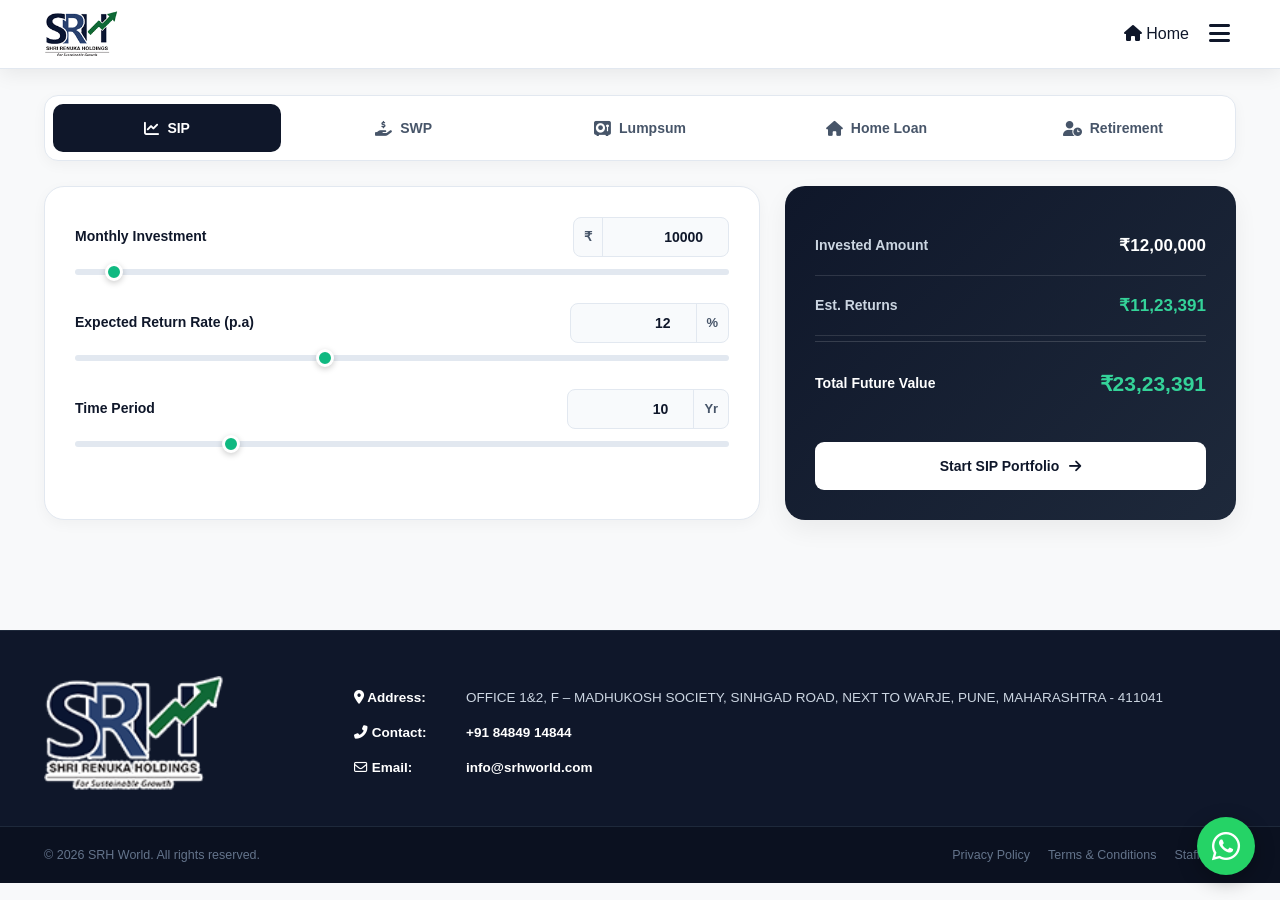
<file: sip-calculator.html>
<!DOCTYPE html>
<html lang="en">
<head>
    <meta charset="UTF-8">
    <meta name="viewport" content="width=device-width, initial-scale=1.0">
    <title>Financial Calculators | SRH World</title>
    
    <link rel="icon" type="image/png" href="./fevicon.png?v=2">
    <link rel="shortcut icon" type="image/png" href="./fevicon.png?v=2">
    <link rel="apple-touch-icon" href="./fevicon.png?v=2">

    <link rel="stylesheet" href="https://cdnjs.cloudflare.com/ajax/libs/font-awesome/6.4.0/css/all.min.css">
    <link rel="stylesheet" href="style.css">
</head>
<body>

    <!-- Main Navigation Header -->
    <div class="header-sticky-wrapper header-visible">
        <header class="main-header">
            <div class="header-container">
                <div class="logo-area">
                    <a href="./index.html">
                        <img src="Logo_SRH_World.png" alt="SRH World Logo" class="client-logo">
                    </a>
                </div>

                <!-- Right Action: Home Pill Button -->
                <div class="header-right-actions">
                    <a href="./index.html" class="header-home-btn" aria-label="Go to Home" title="Back to Home Page">
                        <i class="fas fa-home"></i>
                        <span class="calc-btn-text">Home</span>
                    </a>

                    <button class="mobile-nav-toggle" id="menu-toggle-btn" aria-label="Toggle Navigation Menu">
                        <i class="fas fa-bars"></i>
                    </button>
                </div>

                <nav class="nav-bar" id="header-navigation-menu">
    <ul class="nav-list">
        
        <!-- 1. Home -->
        <li class="nav-item">
            <a href="./index.html" class="nav-link">Home</a>
        </li>

        <!-- 2. About Us -->
        <li class="nav-item">
            <a href="./about.html" class="nav-link">About Us</a>
        </li>

        <!-- 3. Products -->
        <li class="nav-item has-horizontal-dropdown">
            <a href="#" class="nav-link">Products <i class="fas fa-chevron-down mobile-arrow"></i></a>
            <ul class="horizontal-dropdown">
                <li><a href="./about.html"><i class="fas fa-chart-line dropdown-icon"></i> Equity</a></li>
                <li><a href="./about.html"><i class="fas fa-pie-chart dropdown-icon"></i> Mutual Funds</a></li>
                <li><a href="./about.html"><i class="fas fa-layer-group dropdown-icon"></i> Alternative Investment Funds (AIFs)</a></li>
                <li><a href="./about.html"><i class="fas fa-file-invoice-dollar dropdown-icon"></i> Bonds</a></li>
                <li><a href="./about.html"><i class="fas fa-certificate dropdown-icon"></i> Non-Convertible Debentures (NCD)</a></li>
                <li><a href="./about.html"><i class="fas fa-building-columns dropdown-icon"></i> Unlisted Stocks</a></li>
                <li><a href="./about.html"><i class="fas fa-shield-halved dropdown-icon"></i> Insurance</a></li>
                <li><a href="./about.html"><i class="fas fa-vault dropdown-icon"></i> Fixed Income Securities</a></li>
                <li><a href="./about.html"><i class="fas fa-tag dropdown-icon"></i> Offer for Sale (OFS)</a></li>
                <li><a href="./about.html"><i class="fas fa-seedling dropdown-icon"></i> New Fund Offering (NFO)</a></li>
                <li><a href="./about.html"><i class="fas fa-rocket dropdown-icon"></i> Initial Public Offering (IPO)</a></li>
                <li><a href="./about.html"><i class="fas fa-cubes dropdown-icon"></i> Structured Product</a></li>
            </ul>
        </li>

        <!-- 4. Services -->
        <li class="nav-item has-horizontal-dropdown">
            <a href="./services.html" class="nav-link">Services <i class="fas fa-chevron-down mobile-arrow"></i></a>
            <ul class="horizontal-dropdown">
                <li><a href="./services.html#pms"><i class="fas fa-briefcase dropdown-icon"></i> Customised Portfolio Management</a></li>
                <li><a href="./services.html#technical"><i class="fas fa-bolt dropdown-icon"></i> Technical Stock Analysis</a></li>
                <li><a href="./services.html#fundamental"><i class="fas fa-magnifying-glass-chart dropdown-icon"></i> Fundamental Stock Analysis</a></li>
                <li><a href="./services.html#derivative"><i class="fas fa-arrow-trend-up dropdown-icon"></i> Derivative Analysis</a></li>
                <li><a href="./contact.html"><i class="fas fa-handshake dropdown-icon"></i> Block Deal</a></li>
            </ul>
        </li>

        <!-- 5. Other Business -->
        <li class="nav-item has-horizontal-dropdown">
            <a href="./other-services.html" class="nav-link">Other Business <i class="fas fa-chevron-down mobile-arrow"></i></a>
            <ul class="horizontal-dropdown">
                <li><a href="./other-services.html#loans"><i class="fas fa-landmark dropdown-icon"></i> Loans & Credit Procurement</a></li>
                <li><a href="./other-services.html#msme"><i class="fas fa-industry dropdown-icon"></i> MSME & SME Loans</a></li>
                <li><a href="./other-services.html#reengineering"><i class="fas fa-gears dropdown-icon"></i> Business & Financial Engineering</a></li>
                <li><a href="./other-services.html#real-estate"><i class="fas fa-city dropdown-icon"></i> Real Estate Advisory</a></li>
                <li><a href="./exim.html"><i class="fas fa-ship dropdown-icon"></i> EXIM</a></li>
                <!-- New Industries Link -->
<li><a href="./industries.html"><i class="fas fa-city dropdown-icon"></i> Industries</a></li>
            </ul>
        </li>

        <!-- 6. Knowledge Centre -->
        <li class="nav-item has-horizontal-dropdown">
            <a href="#" class="nav-link">Knowledge Centre <i class="fas fa-chevron-down mobile-arrow"></i></a>
            <ul class="horizontal-dropdown">
                <li><a href="./blogs.html"><i class="fas fa-book-open dropdown-icon"></i> Blogs</a></li>
                <li><a href="./media.html"><i class="fas fa-photo-film dropdown-icon"></i> Media</a></li>
                <li><a href="./manage.html"><i class="fas fa-tasks dropdown-icon"></i> Manage</a></li>
            </ul>
        </li>

        <!-- 7. Contact Us -->
        <li class="nav-item">
            <a href="./contact.html" class="nav-link">Contact Us</a>
        </li>

    </ul>
</nav>
            </div>
        </header>
    </div>

    <!-- Main Calculator Interactive Container (No Upper Hero Banner) -->
    <main class="calc-master-wrapper">
        
        <!-- 5 Calculator Tabs Ordered: SIP, SWP, Lumpsum, Home Loan, Retirement -->
        <div class="calc-tabs-bar">
            <button class="calc-tab-btn active" data-tab="sip-calc">
                <i class="fas fa-chart-line"></i> SIP
            </button>
            <button class="calc-tab-btn" data-tab="swp-calc">
                <i class="fas fa-hand-holding-dollar"></i> SWP
            </button>
            <button class="calc-tab-btn" data-tab="lump-calc">
                <i class="fas fa-vault"></i> Lumpsum
            </button>
            <button class="calc-tab-btn" data-tab="loan-calc">
                <i class="fas fa-home"></i> Home Loan
            </button>
            <button class="calc-tab-btn" data-tab="retire-calc">
                <i class="fas fa-user-clock"></i> Retirement
            </button>
        </div>

        <!-- TAB 1: SIP CALCULATOR -->
        <div class="calc-tab-pane active" id="sip-calc">
            <div class="calc-container-layout">
                <div class="calc-inputs-panel">
                    
                    <div class="input-group-row">
                        <div class="input-label-bar">
                            <label for="sip-amount-input">Monthly Investment</label>
                            <div class="input-unit-wrapper">
                                <span class="input-prefix">₹</span>
                                <input type="number" id="sip-amount-input" class="calc-number-input" value="10000" min="500" max="10000000" step="500">
                            </div>
                        </div>
                        <input type="range" id="sip-amount-range" class="calc-slider" min="500" max="200000" step="500" value="10000">
                    </div>

                    <div class="input-group-row">
                        <div class="input-label-bar">
                            <label for="sip-return-input">Expected Return Rate (p.a)</label>
                            <div class="input-unit-wrapper">
                                <input type="number" id="sip-return-input" class="calc-number-input" value="12" min="1" max="40" step="0.1">
                                <span class="input-suffix">%</span>
                            </div>
                        </div>
                        <input type="range" id="sip-return-range" class="calc-slider" min="1" max="30" step="0.5" value="12">
                    </div>

                    <div class="input-group-row">
                        <div class="input-label-bar">
                            <label for="sip-years-input">Time Period</label>
                            <div class="input-unit-wrapper">
                                <input type="number" id="sip-years-input" class="calc-number-input" value="10" min="1" max="50" step="1">
                                <span class="input-suffix">Yr</span>
                            </div>
                        </div>
                        <input type="range" id="sip-years-range" class="calc-slider" min="1" max="40" step="1" value="10">
                    </div>

                </div>

                <div class="calc-results-panel">
                    <div>
                        <div class="result-row">
                            <span class="result-label">Invested Amount</span>
                            <span class="result-value" id="sip-invested-val">₹ 12,00,000</span>
                        </div>
                        <div class="result-row">
                            <span class="result-label">Est. Returns</span>
                            <span class="result-value value-green" id="sip-returns-val">₹ 11,23,391</span>
                        </div>
                        <hr class="calc-divider">
                        <div class="result-row total-highlight">
                            <span class="result-label">Total Future Value</span>
                            <span class="result-value" id="sip-total-val">₹ 23,23,391</span>
                        </div>
                    </div>
                    <a href="./contact.html" class="invest-now-btn">Start SIP Portfolio <i class="fas fa-arrow-right"></i></a>
                </div>
            </div>
        </div>

        <!-- TAB 2: SWP CALCULATOR -->
        <div class="calc-tab-pane" id="swp-calc">
            <div class="calc-container-layout">
                <div class="calc-inputs-panel">
                    
                    <div class="input-group-row">
                        <div class="input-label-bar">
                            <label for="swp-initial-input">Total Investment Corpus</label>
                            <div class="input-unit-wrapper">
                                <span class="input-prefix">₹</span>
                                <input type="number" id="swp-initial-input" class="calc-number-input" value="2500000" min="50000" max="100000000" step="50000">
                            </div>
                        </div>
                        <input type="range" id="swp-initial-range" class="calc-slider" min="100000" max="50000000" step="50000" value="2500000">
                    </div>

                    <div class="input-group-row">
                        <div class="input-label-bar">
                            <label for="swp-monthly-input">Monthly Withdrawal</label>
                            <div class="input-unit-wrapper">
                                <span class="input-prefix">₹</span>
                                <input type="number" id="swp-monthly-input" class="calc-number-input" value="18000" min="500" max="2000000" step="500">
                            </div>
                        </div>
                        <input type="range" id="swp-monthly-range" class="calc-slider" min="1000" max="300000" step="1000" value="18000">
                    </div>

                    <div class="input-group-row">
                        <div class="input-label-bar">
                            <label for="swp-return-input">Expected Annual Return</label>
                            <div class="input-unit-wrapper">
                                <input type="number" id="swp-return-input" class="calc-number-input" value="9" min="1" max="30" step="0.1">
                                <span class="input-suffix">%</span>
                            </div>
                        </div>
                        <input type="range" id="swp-return-range" class="calc-slider" min="3" max="20" step="0.5" value="9">
                    </div>

                    <div class="input-group-row">
                        <div class="input-label-bar">
                            <label for="swp-years-input">Time Period</label>
                            <div class="input-unit-wrapper">
                                <input type="number" id="swp-years-input" class="calc-number-input" value="15" min="1" max="50" step="1">
                                <span class="input-suffix">Yr</span>
                            </div>
                        </div>
                        <input type="range" id="swp-years-range" class="calc-slider" min="1" max="35" step="1" value="15">
                    </div>

                </div>

                <div class="calc-results-panel">
                    <div>
                        <div class="result-row">
                            <span class="result-label">Initial Investment</span>
                            <span class="result-value" id="swp-invested-val">₹ 25,00,000</span>
                        </div>
                        <div class="result-row">
                            <span class="result-label">Total Cashflow Withdrawn</span>
                            <span class="result-value value-green" id="swp-withdrawn-val">₹ 32,40,000</span>
                        </div>
                        <hr class="calc-divider">
                        <div class="result-row total-highlight">
                            <span class="result-label">Remaining Balance</span>
                            <span class="result-value" id="swp-final-val">₹ 36,46,678</span>
                        </div>
                    </div>
                    <a href="./contact.html" class="invest-now-btn">Setup SWP Plan <i class="fas fa-arrow-right"></i></a>
                </div>
            </div>
        </div>

        <!-- TAB 3: LUMPSUM CALCULATOR -->
        <div class="calc-tab-pane" id="lump-calc">
            <div class="calc-container-layout">
                <div class="calc-inputs-panel">
                    
                    <div class="input-group-row">
                        <div class="input-label-bar">
                            <label for="lump-amount-input">Total Investment</label>
                            <div class="input-unit-wrapper">
                                <span class="input-prefix">₹</span>
                                <input type="number" id="lump-amount-input" class="calc-number-input" value="100000" min="1000" max="50000000" step="5000">
                            </div>
                        </div>
                        <input type="range" id="lump-amount-range" class="calc-slider" min="5000" max="10000000" step="5000" value="100000">
                    </div>

                    <div class="input-group-row">
                        <div class="input-label-bar">
                            <label for="lump-return-input">Expected Return Rate (p.a)</label>
                            <div class="input-unit-wrapper">
                                <input type="number" id="lump-return-input" class="calc-number-input" value="12" min="1" max="40" step="0.1">
                                <span class="input-suffix">%</span>
                            </div>
                        </div>
                        <input type="range" id="lump-return-range" class="calc-slider" min="1" max="30" step="0.5" value="12">
                    </div>

                    <div class="input-group-row">
                        <div class="input-label-bar">
                            <label for="lump-years-input">Time Period</label>
                            <div class="input-unit-wrapper">
                                <input type="number" id="lump-years-input" class="calc-number-input" value="10" min="1" max="50" step="1">
                                <span class="input-suffix">Yr</span>
                            </div>
                        </div>
                        <input type="range" id="lump-years-range" class="calc-slider" min="1" max="40" step="1" value="10">
                    </div>

                </div>

                <div class="calc-results-panel">
                    <div>
                        <div class="result-row">
                            <span class="result-label">Invested Amount</span>
                            <span class="result-value" id="lump-invested-val">₹ 1,00,000</span>
                        </div>
                        <div class="result-row">
                            <span class="result-label">Est. Returns</span>
                            <span class="result-value value-green" id="lump-returns-val">₹ 2,10,585</span>
                        </div>
                        <hr class="calc-divider">
                        <div class="result-row total-highlight">
                            <span class="result-label">Total Future Value</span>
                            <span class="result-value" id="lump-total-val">₹ 3,10,585</span>
                        </div>
                    </div>
                    <a href="./contact.html" class="invest-now-btn">Invest Lumpsum <i class="fas fa-arrow-right"></i></a>
                </div>
            </div>
        </div>

        <!-- TAB 4: HOME LOAN EMI CALCULATOR -->
        <div class="calc-tab-pane" id="loan-calc">
            <div class="calc-container-layout">
                <div class="calc-inputs-panel">
                    
                    <div class="input-group-row">
                        <div class="input-label-bar">
                            <label for="loan-amount-input">Loan Amount</label>
                            <div class="input-unit-wrapper">
                                <span class="input-prefix">₹</span>
                                <input type="number" id="loan-amount-input" class="calc-number-input" value="4000000" min="50000" max="100000000" step="50000">
                            </div>
                        </div>
                        <input type="range" id="loan-amount-range" class="calc-slider" min="100000" max="30000000" step="50000" value="4000000">
                    </div>

                    <div class="input-group-row">
                        <div class="input-label-bar">
                            <label for="loan-rate-input">Interest Rate (% p.a)</label>
                            <div class="input-unit-wrapper">
                                <input type="number" id="loan-rate-input" class="calc-number-input" value="8.5" min="1" max="25" step="0.05">
                                <span class="input-suffix">%</span>
                            </div>
                        </div>
                        <input type="range" id="loan-rate-range" class="calc-slider" min="5" max="20" step="0.1" value="8.5">
                    </div>

                    <div class="input-group-row">
                        <div class="input-label-bar">
                            <label for="loan-tenure-input">Loan Tenure</label>
                            <div class="input-unit-wrapper">
                                <input type="number" id="loan-tenure-input" class="calc-number-input" value="20" min="1" max="40" step="1">
                                <span class="input-suffix">Yr</span>
                            </div>
                        </div>
                        <input type="range" id="loan-tenure-range" class="calc-slider" min="1" max="30" step="1" value="20">
                    </div>

                </div>

                <div class="calc-results-panel">
                    <div>
                        <div class="result-row">
                            <span class="result-label">Monthly EMI</span>
                            <span class="result-value value-green" id="loan-emi-val">₹ 34,713</span>
                        </div>
                        <div class="result-row">
                            <span class="result-label">Principal Amount</span>
                            <span class="result-value" id="loan-principal-val">₹ 40,00,000</span>
                        </div>
                        <div class="result-row">
                            <span class="result-label">Total Interest Payable</span>
                            <span class="result-value" id="loan-interest-val">₹ 43,31,114</span>
                        </div>
                        <hr class="calc-divider">
                        <div class="result-row total-highlight">
                            <span class="result-label">Total Amount Payable</span>
                            <span class="result-value" id="loan-total-val">₹ 83,31,114</span>
                        </div>
                    </div>
                    <a href="./contact.html" class="invest-now-btn">Apply for Loan <i class="fas fa-arrow-right"></i></a>
                </div>
            </div>
        </div>

        <!-- TAB 5: RETIREMENT CALCULATOR (NEW PARAMETERS & SIMPLE OUTPUTS) -->
        <div class="calc-tab-pane" id="retire-calc">
            <div class="calc-container-layout">
                <div class="calc-inputs-panel">
                    
                    <div class="calc-sub-grid">
                        <div class="input-group-row">
                            <div class="input-label-bar">
                                <label for="ret-cur-age-input">Current Age</label>
                                <div class="input-unit-wrapper">
                                    <input type="number" id="ret-cur-age-input" class="calc-number-input" value="30" min="18" max="70" step="1">
                                    <span class="input-suffix">Yr</span>
                                </div>
                            </div>
                            <input type="range" id="ret-cur-age-range" class="calc-slider" min="18" max="55" step="1" value="30">
                        </div>

                        <div class="input-group-row">
                            <div class="input-label-bar">
                                <label for="ret-target-age-input">Retirement Age</label>
                                <div class="input-unit-wrapper">
                                    <input type="number" id="ret-target-age-input" class="calc-number-input" value="60" min="30" max="85" step="1">
                                    <span class="input-suffix">Yr</span>
                                </div>
                            </div>
                            <input type="range" id="ret-target-age-range" class="calc-slider" min="40" max="75" step="1" value="60">
                        </div>
                    </div>

                    <div class="input-group-row">
                        <div class="input-label-bar">
                            <label for="ret-expense-input">Spending Per Month (Today)</label>
                            <div class="input-unit-wrapper">
                                <span class="input-prefix">₹</span>
                                <input type="number" id="ret-expense-input" class="calc-number-input" value="40000" min="5000" max="5000000" step="1000">
                            </div>
                        </div>
                        <input type="range" id="ret-expense-range" class="calc-slider" min="10000" max="500000" step="5000" value="40000">
                    </div>

                    <!-- Lifestyle Choice (3 Options) -->
                    <div class="input-group-row">
                        <div class="input-label-bar">
                            <label>Retirement Lifestyle Choice</label>
                        </div>
                        <div class="radio-options-grid">
                            <label class="custom-radio-card">
                                <input type="radio" name="lifestyle-choice" value="king">
                                <div class="radio-content-box">
                                    <span>👑 Retire like a king</span>
                                    <small style="font-size:11px; font-weight: normal; color: #64748b;"> </small>
                                </div>
                            </label>
                            <label class="custom-radio-card">
                                <input type="radio" name="lifestyle-choice" value="happy" checked>
                                <div class="radio-content-box">
                                    <span>😊 Happy as I am</span>
                                    <small style="font-size:11px; font-weight: normal; color: #64748b;"> </small>
                                </div>
                            </label>
                            <label class="custom-radio-card">
                                <input type="radio" name="lifestyle-choice" value="monk">
                                <div class="radio-content-box">
                                    <span>🧘 Like a monk</span>
                                    <small style="font-size:11px; font-weight: normal; color: #64748b;"> </small>
                                </div>
                            </label>
                        </div>
                    </div>

                    <!-- Saving Mode Choice (2 Options) -->
                    <div class="input-group-row">
                        <div class="input-label-bar">
                            <label>Where are you saving for retirement?</label>
                        </div>
                        <div class="radio-options-grid two-cols">
                            <label class="custom-radio-card">
                                <input type="radio" name="saving-mode" value="safe">
                                <div class="radio-content-box">
                                    <span>🛡️ Safe (PF, FD, etc.)</span>
                                    <small style="font-size:11px; font-weight: normal; color: #64748b;">~7.0% Return</small>
                                </div>
                            </label>
                            <label class="custom-radio-card">
                                <input type="radio" name="saving-mode" value="aggressive" checked>
                                <div class="radio-content-box">
                                    <span>🚀 Aggressive (Mutual Fund, Equity)</span>
                                    <small style="font-size:11px; font-weight: normal; color: #64748b;">~12.0% Return</small>
                                </div>
                            </label>
                        </div>
                    </div>

                </div>

                <!-- Simple Crisp Outputs -->
                <div class="calc-results-panel">
                    <div>
                        <div class="result-row">
                            <span class="result-label">Future Monthly Need</span>
                            <span class="result-value" id="ret-future-expense-val">₹ 2,29,740 / mo</span>
                        </div>
                        <div class="result-row">
                            <span class="result-label">Amount Required for Retirement</span>
                            <span class="result-value" style="font-size: 20px;" id="ret-corpus-val">₹ 4.87 Cr</span>
                        </div>
                        <hr class="calc-divider">
                        <div class="result-row total-highlight">
                            <span class="result-label">Monthly Savings Needed Today</span>
                            <span class="result-value value-green" id="ret-monthly-save-val">₹ 13,918 / mo</span>
                        </div>
                    </div>
                    <a href="./contact.html" class="invest-now-btn">Plan Your Retirement <i class="fas fa-arrow-right"></i></a>
                </div>
            </div>
        </div>

    </main>

    <!-- Site Footer -->
    <footer class="site-footer-compact">
        <div class="footer-compact-container">
            
            <div class="footer-logo-wrap">
                <img src="Logo_SRH_World.png" alt="SRH World Logo" class="footer-logo">
            </div>

            <div class="footer-contact-block">
                <div class="footer-info-item">
                    <span class="footer-label"><i class="fas fa-location-dot"></i> <strong>Address:</strong></span>
                    <p>OFFICE 1&2, F – MADHUKOSH SOCIETY, SINHGAD ROAD, NEXT TO WARJE, PUNE, MAHARASHTRA - 411041</p>
                </div>

                <div class="footer-info-item">
                    <span class="footer-label"><i class="fas fa-phone-alt"></i> <strong>Contact:</strong></span>
                    <p><a href="tel:8484914844">+91 84849 14844</a></p>
                </div>

                <div class="footer-info-item">
                    <span class="footer-label"><i class="far fa-envelope"></i> <strong>Email:</strong></span>
                    <p><a href="mailto:info@srhworld.com">info@srhworld.com</a></p>
                </div>
            </div>

        </div>

        <div class="footer-bottom-bar">
            <div class="footer-bottom-container">
                <p class="copyright-text">© 2026 SRH World. All rights reserved.</p>
                <div class="footer-legal-links">
                    <a href="#">Privacy Policy</a>
                    <a href="#">Terms & Conditions</a>
                    <a href="./manage.html">Staff Portal</a>
                </div>
            </div>
        </div>
    </footer>

    <!-- Floating WhatsApp Button -->
    <a href="https://wa.me/918484914844" class="whatsapp-float" id="whatsapp-btn" target="_blank" rel="noopener noreferrer" aria-label="Chat on WhatsApp">
        <i class="fab fa-whatsapp"></i>
    </a>

    <script>
        const inrFormatter = new Intl.NumberFormat('en-IN', {
            style: 'currency',
            currency: 'INR',
            maximumFractionDigits: 0
        });

        function formatINR(val) {
            if (val >= 10000000) {
                return '₹ ' + (val / 10000000).toFixed(2) + ' Cr';
            }
            return inrFormatter.format(Math.round(val));
        }

        function bindInputAndSlider(inputEl, rangeEl, onUpdate) {
            rangeEl.addEventListener('input', () => {
                inputEl.value = rangeEl.value;
                onUpdate();
            });

            inputEl.addEventListener('input', () => {
                const val = parseFloat(inputEl.value);
                if (!isNaN(val)) {
                    rangeEl.value = val;
                }
                onUpdate();
            });
        }

        const calcTabs = document.querySelectorAll('.calc-tab-btn');
        const calcPanes = document.querySelectorAll('.calc-tab-pane');

        calcTabs.forEach(tab => {
            tab.addEventListener('click', () => {
                calcTabs.forEach(t => t.classList.remove('active'));
                calcPanes.forEach(p => p.classList.remove('active'));

                tab.classList.add('active');
                const targetPane = document.getElementById(tab.getAttribute('data-tab'));
                if (targetPane) targetPane.classList.add('active');
            });
        });

        // 1. SIP Calculator
        const sipAmountInput = document.getElementById('sip-amount-input');
        const sipAmountRange = document.getElementById('sip-amount-range');
        const sipReturnInput = document.getElementById('sip-return-input');
        const sipReturnRange = document.getElementById('sip-return-range');
        const sipYearsInput = document.getElementById('sip-years-input');
        const sipYearsRange = document.getElementById('sip-years-range');

        function updateSIP() {
            const P = Math.max(0, parseFloat(sipAmountInput.value) || 0);
            const r = Math.max(0, parseFloat(sipReturnInput.value) || 0);
            const y = Math.max(0, parseFloat(sipYearsInput.value) || 0);

            const i = (r / 100) / 12;
            const n = y * 12;
            const totalInvested = P * n;
            let futureValue = 0;
            if (i > 0) {
                futureValue = P * ((Math.pow(1 + i, n) - 1) / i) * (1 + i);
            } else {
                futureValue = totalInvested;
            }
            const estReturns = Math.max(0, futureValue - totalInvested);

            document.getElementById('sip-invested-val').innerText = formatINR(totalInvested);
            document.getElementById('sip-returns-val').innerText = formatINR(estReturns);
            document.getElementById('sip-total-val').innerText = formatINR(futureValue);
        }

        bindInputAndSlider(sipAmountInput, sipAmountRange, updateSIP);
        bindInputAndSlider(sipReturnInput, sipReturnRange, updateSIP);
        bindInputAndSlider(sipYearsInput, sipYearsRange, updateSIP);

        // 2. SWP Calculator
        const swpInitialInput = document.getElementById('swp-initial-input');
        const swpInitialRange = document.getElementById('swp-initial-range');
        const swpMonthlyInput = document.getElementById('swp-monthly-input');
        const swpMonthlyRange = document.getElementById('swp-monthly-range');
        const swpReturnInput = document.getElementById('swp-return-input');
        const swpReturnRange = document.getElementById('swp-return-range');
        const swpYearsInput = document.getElementById('swp-years-input');
        const swpYearsRange = document.getElementById('swp-years-range');

        function updateSWP() {
            const P = Math.max(0, parseFloat(swpInitialInput.value) || 0);
            const W = Math.max(0, parseFloat(swpMonthlyInput.value) || 0);
            const r = Math.max(0, parseFloat(swpReturnInput.value) || 0) / 100;
            const y = Math.max(0, parseFloat(swpYearsInput.value) || 0);

            const monthlyRate = r / 12;
            const totalMonths = y * 12;
            let currentBalance = P;
            let totalWithdrawn = 0;

            for (let m = 1; m <= totalMonths; m++) {
                currentBalance = (currentBalance * (1 + monthlyRate)) - W;
                if (currentBalance <= 0) {
                    totalWithdrawn += (W + currentBalance);
                    currentBalance = 0;
                    break;
                }
                totalWithdrawn += W;
            }

            document.getElementById('swp-invested-val').innerText = formatINR(P);
            document.getElementById('swp-withdrawn-val').innerText = formatINR(totalWithdrawn);
            document.getElementById('swp-final-val').innerText = formatINR(currentBalance);
        }

        bindInputAndSlider(swpInitialInput, swpInitialRange, updateSWP);
        bindInputAndSlider(swpMonthlyInput, swpMonthlyRange, updateSWP);
        bindInputAndSlider(swpReturnInput, swpReturnRange, updateSWP);
        bindInputAndSlider(swpYearsInput, swpYearsRange, updateSWP);

        // 3. Lumpsum Calculator
        const lumpAmountInput = document.getElementById('lump-amount-input');
        const lumpAmountRange = document.getElementById('lump-amount-range');
        const lumpReturnInput = document.getElementById('lump-return-input');
        const lumpReturnRange = document.getElementById('lump-return-range');
        const lumpYearsInput = document.getElementById('lump-years-input');
        const lumpYearsRange = document.getElementById('lump-years-range');

        function updateLumpsum() {
            const P = Math.max(0, parseFloat(lumpAmountInput.value) || 0);
            const r = Math.max(0, parseFloat(lumpReturnInput.value) || 0);
            const y = Math.max(0, parseFloat(lumpYearsInput.value) || 0);

            const futureValue = P * Math.pow(1 + (r / 100), y);
            const estReturns = Math.max(0, futureValue - P);

            document.getElementById('lump-invested-val').innerText = formatINR(P);
            document.getElementById('lump-returns-val').innerText = formatINR(estReturns);
            document.getElementById('lump-total-val').innerText = formatINR(futureValue);
        }

        bindInputAndSlider(lumpAmountInput, lumpAmountRange, updateLumpsum);
        bindInputAndSlider(lumpReturnInput, lumpReturnRange, updateLumpsum);
        bindInputAndSlider(lumpYearsInput, lumpYearsRange, updateLumpsum);

        // 4. Home Loan EMI Calculator
        const loanAmountInput = document.getElementById('loan-amount-input');
        const loanAmountRange = document.getElementById('loan-amount-range');
        const loanRateInput = document.getElementById('loan-rate-input');
        const loanRateRange = document.getElementById('loan-rate-range');
        const loanTenureInput = document.getElementById('loan-tenure-input');
        const loanTenureRange = document.getElementById('loan-tenure-range');

        function updateHomeLoan() {
            const P = Math.max(0, parseFloat(loanAmountInput.value) || 0);
            const r = Math.max(0, parseFloat(loanRateInput.value) || 0);
            const y = Math.max(0, parseFloat(loanTenureInput.value) || 0);

            const monthlyRate = (r / 100) / 12;
            const n = y * 12;

            let emi = 0;
            let totalPayment = 0;
            let totalInterest = 0;

            if (monthlyRate > 0 && n > 0) {
                emi = (P * monthlyRate * Math.pow(1 + monthlyRate, n)) / (Math.pow(1 + monthlyRate, n) - 1);
                totalPayment = emi * n;
                totalInterest = Math.max(0, totalPayment - P);
            } else if (n > 0) {
                emi = P / n;
                totalPayment = P;
            }

            document.getElementById('loan-emi-val').innerText = inrFormatter.format(Math.round(emi));
            document.getElementById('loan-principal-val').innerText = formatINR(P);
            document.getElementById('loan-interest-val').innerText = formatINR(totalInterest);
            document.getElementById('loan-total-val').innerText = formatINR(totalPayment);
        }

        bindInputAndSlider(loanAmountInput, loanAmountRange, updateHomeLoan);
        bindInputAndSlider(loanRateInput, loanRateRange, updateHomeLoan);
        bindInputAndSlider(loanTenureInput, loanTenureRange, updateHomeLoan);

        // 5. Retirement Calculator
        const retCurAgeInput = document.getElementById('ret-cur-age-input');
        const retCurAgeRange = document.getElementById('ret-cur-age-range');
        const retTargetAgeInput = document.getElementById('ret-target-age-input');
        const retTargetAgeRange = document.getElementById('ret-target-age-range');
        const retExpenseInput = document.getElementById('ret-expense-input');
        const retExpenseRange = document.getElementById('ret-expense-range');

        function updateRetirement() {
            let curAge = parseInt(retCurAgeInput.value) || 30;
            let retAge = parseInt(retTargetAgeInput.value) || 60;

            if (retAge <= curAge) {
                retAge = curAge + 1;
                retTargetAgeInput.value = retAge;
                retTargetAgeRange.value = retAge;
            }

            const curExpense = Math.max(0, parseFloat(retExpenseInput.value) || 0);

            // Lifestyle factor
            const lifestyleEl = document.querySelector('input[name="lifestyle-choice"]:checked');
            let lifestyleFactor = 1.0;
            if (lifestyleEl) {
                if (lifestyleEl.value === 'king') lifestyleFactor = 1.30;
                else if (lifestyleEl.value === 'monk') lifestyleFactor = 0.75;
            }

            // Saving mode rate
            const savingModeEl = document.querySelector('input[name="saving-mode"]:checked');
            let preReturn = 0.12; // default Aggressive
            let postReturn = 0.08;
            if (savingModeEl && savingModeEl.value === 'safe') {
                preReturn = 0.07;
                postReturn = 0.065;
            }

            const infRate = 0.06; // Standard 6% inflation
            const lifeExpectancy = 85;

            const yearsToRetire = retAge - curAge;
            const yearsInRetire = Math.max(1, lifeExpectancy - retAge);

            const adjustedMonthlyExpense = curExpense * lifestyleFactor;
            const futureMonthlyExpense = adjustedMonthlyExpense * Math.pow(1 + infRate, yearsToRetire);
            const firstYearRetireExpense = futureMonthlyExpense * 12;

            const realRate = (postReturn - infRate) / (1 + infRate);

            let corpusRequired = 0;
            if (Math.abs(realRate) > 0.0001) {
                corpusRequired = firstYearRetireExpense * ((1 - Math.pow(1 + realRate, -yearsInRetire)) / realRate);
            } else {
                corpusRequired = firstYearRetireExpense * yearsInRetire;
            }

            const monthlyPreRate = preReturn / 12;
            const totalMonths = yearsToRetire * 12;
            let requiredMonthlySaving = 0;

            if (monthlyPreRate > 0) {
                const sipFactor = ((Math.pow(1 + monthlyPreRate, totalMonths) - 1) / monthlyPreRate) * (1 + monthlyPreRate);
                requiredMonthlySaving = corpusRequired / sipFactor;
            } else {
                requiredMonthlySaving = corpusRequired / totalMonths;
            }

            document.getElementById('ret-future-expense-val').innerText = formatINR(futureMonthlyExpense) + ' / mo';
            document.getElementById('ret-corpus-val').innerText = formatINR(corpusRequired);
            document.getElementById('ret-monthly-save-val').innerText = formatINR(requiredMonthlySaving) + ' / mo';
        }

        bindInputAndSlider(retCurAgeInput, retCurAgeRange, updateRetirement);
        bindInputAndSlider(retTargetAgeInput, retTargetAgeRange, updateRetirement);
        bindInputAndSlider(retExpenseInput, retExpenseRange, updateRetirement);

        document.querySelectorAll('input[name="lifestyle-choice"], input[name="saving-mode"]').forEach(radio => {
            radio.addEventListener('change', updateRetirement);
        });

        // Initialize All Calcs
        updateSIP();
        updateSWP();
        updateLumpsum();
        updateHomeLoan();
        updateRetirement();

        const menuToggleBtn = document.getElementById('menu-toggle-btn');
        const headerNavigationMenu = document.getElementById('header-navigation-menu');

        if (menuToggleBtn && headerNavigationMenu) {
            menuToggleBtn.addEventListener('click', (e) => {
                e.stopPropagation();
                headerNavigationMenu.classList.toggle('mobile-open');
                const icon = menuToggleBtn.querySelector('i');
                if (headerNavigationMenu.classList.contains('mobile-open')) {
                    icon.className = 'fas fa-times';
                } else {
                    icon.className = 'fas fa-bars';
                }
            });

            document.querySelectorAll('.has-horizontal-dropdown > a').forEach(anchor => {
                anchor.addEventListener('click', (e) => {
                    e.preventDefault();
                    e.stopPropagation();
                    
                    const currentDropdown = anchor.nextElementSibling;
                    const arrow = anchor.querySelector('.mobile-arrow');

                    if (currentDropdown) {
                        const isAlreadyOpen = currentDropdown.classList.contains('submenu-visible');

                        document.querySelectorAll('.horizontal-dropdown').forEach(dd => {
                            dd.classList.remove('submenu-visible');
                        });
                        document.querySelectorAll('.mobile-arrow').forEach(arr => {
                            arr.classList.remove('rotate-arrow');
                        });

                        if (!isAlreadyOpen) {
                            currentDropdown.classList.add('submenu-visible');
                            if (arrow) arrow.classList.add('rotate-arrow');
                        }
                    }
                });
            });

            document.querySelectorAll('#header-navigation-menu a:not(.has-horizontal-dropdown > a)').forEach(link => {
                link.addEventListener('click', () => {
                    headerNavigationMenu.classList.remove('mobile-open');
                    const icon = menuToggleBtn.querySelector('i');
                    if (icon) icon.className = 'fas fa-bars';
                });
            });

            document.addEventListener('click', (e) => {
                if (!headerNavigationMenu.contains(e.target) && !menuToggleBtn.contains(e.target)) {
                    headerNavigationMenu.classList.remove('mobile-open');
                    const icon = menuToggleBtn.querySelector('i');
                    if (icon) icon.className = 'fas fa-bars';
                }
            });
        }
    </script>
</body>
</html>
</file>
<file: about.css>
/* ==========================================================================
   SRH WORLD — ABOUT US STYLESHEET (about.css)
   ========================================================================== */

/* --- 1. CSS VARIABLES & RESET --- */
:root {
    --primary-dark: #0f172a;
    --primary-navy: #1e293b;
    --accent-green: #10b981;
    --accent-green-hover: #059669;
    --accent-blue: #2563eb;
    --accent-blue-hover: #1d4ed8;
    --bg-light: #f8f9fa;
    --card-bg: #ffffff;
    --text-main: #0f172a;
    --text-muted: #475569;
    --text-sub: #64748b;
    --border-color: #e2e8f0;
    --border-subtle: #cbd5e1;
    --shadow-sm: 0 4px 14px rgba(0, 0, 0, 0.04);
    --shadow-md: 0 10px 25px rgba(0, 0, 0, 0.06);
    --radius-sm: 8px;
    --radius-md: 14px;
    --radius-lg: 20px;
}

*, *::before, *::after { 
    margin: 0; 
    padding: 0; 
    box-sizing: border-box; 
}

html { 
    scroll-behavior: smooth; 
}

body { 
    font-family: 'Segoe UI', -apple-system, BlinkMacSystemFont, Roboto, sans-serif; 
    background-color: var(--bg-light); 
    color: var(--text-main); 
    line-height: 1.6; 
    overflow-x: hidden; 
    -webkit-font-smoothing: antialiased; 
}

img, video { 
    max-width: 100%; 
    height: auto; 
    display: block; 
}

a { 
    color: inherit; 
    text-decoration: none; 
}

/* --- 2. GLOBAL HEADER & NAVIGATION --- */
.header-sticky-wrapper { 
    position: fixed; 
    top: 0; 
    left: 0; 
    width: 100%; 
    z-index: 2000; 
    transform: translateY(-100%); 
    transition: transform 0.4s cubic-bezier(0.16, 1, 0.3, 1), box-shadow 0.3s ease; 
    box-shadow: 0 4px 20px rgba(0, 0, 0, 0.08); 
}

.header-sticky-wrapper.header-visible { 
    transform: translateY(0); 
}

.main-header { 
    background-color: #ffffff; 
    border-bottom: 1px solid var(--border-color); 
    width: 100%; 
}

.header-container { 
    max-width: 1240px; 
    margin: 0 auto; 
    padding: 10px 24px; 
    display: flex; 
    justify-content: space-between; 
    align-items: center; 
    position: relative; 
}

.logo-area .client-logo { 
    height: 48px; 
    width: auto; 
    object-fit: contain; 
    display: block; 
}

.header-right-actions { 
    display: flex; 
    align-items: center; 
    gap: 14px; 
    z-index: 1050; 
}

.header-calc-pill { 
    background-color: #64748b; 
    color: #ffffff !important; 
    padding: 8px 16px; 
    border-radius: 25px; 
    font-size: 13.5px; 
    font-weight: 700; 
    display: inline-flex; 
    align-items: center; 
    gap: 8px; 
    box-shadow: 0 2px 8px rgba(0, 0, 0, 0.08); 
    transition: background-color 0.25s ease, transform 0.25s ease, box-shadow 0.25s ease; 
}

.header-calc-pill:hover { 
    background-color: var(--accent-green) !important; 
    transform: translateY(-2px) scale(1.06); 
    box-shadow: 0 6px 16px rgba(16, 185, 129, 0.4); 
}

.mobile-nav-toggle { 
    display: block; 
    background: none; 
    border: none; 
    color: var(--primary-dark); 
    font-size: 24px; 
    cursor: pointer; 
    padding: 6px; 
}

.nav-bar { 
    position: absolute; 
    top: 100%; 
    left: 0; 
    width: 100%; 
    background-color: #ffffff; 
    border-top: 1px solid var(--border-color); 
    box-shadow: 0 18px 35px rgba(0, 0, 0, 0.09); 
    max-height: 0; 
    overflow: hidden; 
    transition: max-height 0.35s ease; 
}

.nav-bar.mobile-open { 
    max-height: 85vh; 
    overflow-y: auto; 
}

.nav-list { 
    list-style: none; 
    display: flex; 
    flex-direction: column; 
    padding: 8px 0; 
}

.nav-item { 
    border-bottom: 1px solid #f1f5f9; 
}

.nav-item:last-child { 
    border-bottom: none; 
}

.nav-link { 
    color: var(--primary-dark); 
    font-weight: 700; 
    font-size: 15px; 
    display: flex; 
    align-items: center; 
    justify-content: space-between; 
    padding: 14px 28px; 
    transition: 0.2s ease; 
}

.nav-link:hover, .nav-link.active { 
    background-color: #f8fafc; 
    color: var(--accent-green); 
}

.mobile-arrow { 
    margin-left: 8px; 
    font-size: 12px; 
    transition: transform 0.25s ease; 
}

.rotate-arrow { 
    transform: rotate(180deg); 
}

.horizontal-dropdown { 
    list-style: none; 
    background-color: #f8fafc; 
    max-height: 0; 
    overflow: hidden; 
    display: flex; 
    flex-direction: column; 
    transition: max-height 0.3s ease-out; 
}

.horizontal-dropdown.submenu-visible { 
    max-height: 800px; 
    border-top: 1px solid var(--border-color); 
}

.horizontal-dropdown li a { 
    display: flex; 
    align-items: center; 
    gap: 12px; 
    padding: 12px 40px; 
    color: var(--text-muted); 
    font-size: 13.5px; 
    font-weight: 600; 
    transition: 0.2s ease; 
}

.horizontal-dropdown li a:hover { 
    background-color: #edf2f7; 
    color: var(--primary-dark); 
}

.dropdown-icon { 
    font-size: 15px; 
    color: var(--accent-green); 
    width: 18px; 
    text-align: center; 
}

/* --- 3. ABOUT US PAGE LAYOUTS --- */
.about-overview-section { 
    max-width: 1240px; 
    margin: 100px auto 60px auto; 
    padding: 0 20px; 
}

.about-overview-container { 
    display: grid; 
    grid-template-columns: 1.15fr 1fr; 
    gap: 50px; 
    align-items: center; 
}

.about-text-block { 
    display: flex; 
    flex-direction: column; 
    gap: 16px; 
}

.about-tagline { 
    display: inline-flex; 
    align-items: center; 
    background-color: #ecfdf5; 
    color: var(--accent-green); 
    font-size: 12px; 
    font-weight: 800; 
    padding: 6px 14px; 
    border-radius: 20px; 
    width: fit-content; 
    text-transform: uppercase; 
    letter-spacing: 0.5px; 
}

.about-text-block h2 { 
    font-size: 34px; 
    font-weight: 800; 
    color: var(--primary-dark); 
    line-height: 1.25; 
}

.about-text-block p { 
    font-size: 15px; 
    color: var(--text-muted); 
    line-height: 1.7; 
}

.about-mission-cards { 
    display: flex; 
    flex-direction: column; 
    gap: 20px; 
}

.mission-card { 
    background-color: var(--card-bg); 
    border: 1px solid var(--border-color); 
    border-radius: var(--radius-md); 
    padding: 28px; 
    box-shadow: var(--shadow-sm); 
}

.mission-icon { 
    font-size: 24px; 
    color: var(--accent-green); 
    margin-bottom: 12px; 
}

.mission-card h3 { 
    font-size: 19px; 
    font-weight: 800; 
    color: var(--primary-dark); 
    margin-bottom: 8px; 
}

.mission-card p { 
    font-size: 14px; 
    color: var(--text-muted); 
    line-height: 1.6; 
}

/* Milestones & Statistics */
.about-stats-section { 
    background-color: var(--primary-dark); 
    color: #ffffff; 
    padding: 60px 0; 
    margin: 60px 0; 
}

.about-stats-container { 
    max-width: 1240px; 
    margin: 0 auto; 
    padding: 0 20px; 
}

.stats-heading { 
    text-align: center; 
    font-size: 28px; 
    font-weight: 800; 
    margin-bottom: 40px; 
    color: #ffffff; 
}

.about-stats-grid { 
    display: grid; 
    gap: 30px; 
    grid-template-columns: repeat(3, 1fr); 
}

.about-stat-item { 
    background-color: #1e293b; 
    border: 1px solid #334155; 
    border-radius: var(--radius-md); 
    padding: 30px; 
    text-align: center; 
}

.stat-number-lg { 
    font-size: 38px; 
    font-weight: 800; 
    color: var(--accent-green); 
    margin-bottom: 6px; 
}

.stat-label-lg { 
    font-size: 14px; 
    color: #cbd5e1; 
    font-weight: 600; 
}

/* ==========================================================
   LEADERSHIP SECTION (SQUARE PORTRAITS & BALANCED CARD)
   ========================================================== */
.leadership-section { 
    max-width: 1240px; 
    margin: 80px auto; 
    padding: 0 20px; 
}

.leadership-header { 
    text-align: center; 
    max-width: 700px; 
    margin: 0 auto 45px auto; 
}

.hero-category-label { 
    display: inline-flex; 
    align-items: center; 
    background-color: #f1f5f9; 
    color: var(--text-muted); 
    font-size: 12px; 
    font-weight: 800; 
    padding: 6px 14px; 
    border-radius: 20px; 
    margin-bottom: 12px; 
    text-transform: uppercase; 
}

.section-heading-title { 
    font-size: 28px; 
    color: var(--primary-dark); 
    font-weight: 800; 
    margin-bottom: 14px; 
    letter-spacing: -0.5px; 
}

.founders-grid { 
    display: grid !important; 
    grid-template-columns: repeat(2, 1fr) !important; 
    gap: 40px !important; 
    align-items: stretch !important;
}

/* Card container: full-bleed image top, flex column body */
.founder-profile-card { 
    background-color: #ffffff !important; 
    border: 1px solid var(--border-color) !important; 
    border-radius: 20px !important; 
    overflow: hidden !important; 
    box-shadow: 0 4px 14px rgba(0, 0, 0, 0.04) !important; 
    display: flex !important; 
    flex-direction: column !important; 
    padding: 0 !important;
    margin: 0 !important;
    transition: transform 0.25s ease, box-shadow 0.25s ease;
}

.founder-profile-card:hover {
    transform: translateY(-4px);
    box-shadow: var(--shadow-md) !important;
}

/* Force container to lock 1:1 square */
.founder-image-wrapper { 
    position: relative !important; 
    width: 100% !important; 
    height: auto !important; 
    aspect-ratio: 1 / 1 !important; 
    background-color: #f1f5f9 !important; 
    overflow: hidden !important;
    padding: 0 !important;
    margin: 0 !important;
}

/* Force image to fill 1:1 box with centered focal points */
.founder-photo { 
    width: 100% !important; 
    height: 100% !important; 
    aspect-ratio: 1 / 1 !important; 
    object-fit: cover !important; 
    object-position: 50% 15% !important; 
    display: block !important; 
    margin: 0 !important;
    padding: 0 !important;
}

.founder-badge { 
    position: absolute !important; 
    bottom: 16px !important; 
    left: 16px !important; 
    background-color: rgba(15, 23, 42, 0.85) !important; 
    color: #ffffff !important; 
    font-size: 12px !important; 
    font-weight: 700 !important; 
    padding: 6px 14px !important; 
    border-radius: 20px !important; 
    backdrop-filter: blur(4px) !important; 
    z-index: 2 !important;
}

.founder-info-body { 
    padding: 28px !important; 
    display: flex !important; 
    flex-direction: column !important; 
    gap: 12px !important; 
    flex-grow: 1 !important; 
    text-align: left !important;
}

.founder-name { 
    font-size: 22px !important; 
    font-weight: 800 !important; 
    color: var(--primary-dark) !important; 
}

.founder-role { 
    font-size: 13.5px !important; 
    font-weight: 700 !important; 
    color: var(--accent-green) !important; 
    text-transform: uppercase !important; 
    letter-spacing: 0.5px;
}

.founder-bio {
    font-size: 13.5px;
    color: var(--text-muted);
    line-height: 1.65;
    flex-grow: 1; /* Aligns social link row across differing text lengths */
}

/* Enhanced larger icon sizing & spacing */
.founder-social-links { 
    display: flex !important; 
    gap: 14px !important; 
    margin-top: 16px !important; 
    padding-top: 14px !important;
    border-top: 1px solid #f1f5f9 !important;
}

.founder-social-links a { 
    width: 46px !important; 
    height: 46px !important; 
    border-radius: 50% !important; 
    background-color: #f1f5f9 !important; 
    color: var(--primary-dark) !important; 
    display: inline-flex !important; 
    align-items: center !important; 
    justify-content: center !important; 
    font-size: 20px !important; 
    transition: background-color 0.2s ease, color 0.2s ease, transform 0.2s ease !important; 
}

.founder-social-links a:hover {
    transform: translateY(-2px);
}

.founder-social-links a[href*="linkedin"]:hover { 
    background-color: #0A66C2 !important; 
    color: #ffffff !important; 
}

.founder-social-links a[href^="mailto:"]:hover { 
    background-color: var(--accent-green) !important; 
    color: #ffffff !important; 
}

/* Core Values */
.core-values-section { 
    max-width: 1240px; 
    margin: 80px auto; 
    padding: 0 20px; 
}

.values-grid { 
    display: grid; 
    grid-template-columns: repeat(3, 1fr); 
    gap: 30px; 
}

.value-box { 
    background-color: var(--card-bg); 
    border: 1px solid var(--border-color); 
    border-radius: var(--radius-md); 
    padding: 32px; 
    box-shadow: var(--shadow-sm); 
    display: flex; 
    flex-direction: column; 
    gap: 12px; 
}

.value-icon { 
    font-size: 32px; 
    color: var(--accent-green); 
    margin-bottom: 4px; 
}

.value-box h4 { 
    font-size: 18px; 
    font-weight: 800; 
    color: var(--primary-dark); 
}

.value-box p { 
    font-size: 13.5px; 
    color: var(--text-muted); 
    line-height: 1.6; 
}

/* --- 4. SITE FOOTER & FLOATING ACTIONS --- */
.site-footer-compact { 
    background-color: var(--primary-dark); 
    color: #cbd5e1; 
    padding-top: 45px; 
    margin-top: 60px; 
    border-top: 1px solid var(--primary-navy); 
}

.footer-custom-container { 
    max-width: 1240px; 
    margin: 0 auto; 
    padding: 0 24px 35px 24px; 
    display: flex; 
    flex-direction: column; 
    gap: 32px; 
}

.footer-top-row { 
    display: flex; 
    align-items: center; 
    justify-content: space-between; 
    flex-wrap: wrap; 
    gap: 24px; 
    border-bottom: 1px solid #1e293b; 
    padding-bottom: 25px; 
}

.footer-brand-wrap .footer-main-logo { 
    height: 75px; 
    width: auto; 
    max-width: 320px; 
    object-fit: contain; 
}

.footer-social-icons { 
    display: flex; 
    align-items: center; 
    gap: 14px; 
}

.footer-social-icons .social-icon { 
    width: 44px; 
    height: 44px; 
    border-radius: 50%; 
    background-color: #1e293b; 
    color: #ffffff; 
    display: inline-flex; 
    align-items: center; 
    justify-content: center; 
    font-size: 19px; 
    border: 1px solid #334155; 
    transition: transform 0.2s ease; 
}

.footer-social-icons .social-icon:hover { 
    transform: translateY(-3px); 
}

.social-icon.social-fb:hover { background-color: #1877F2 !important; }
.social-icon.social-insta:hover { background-color: #d6249f !important; }
.social-icon.social-li:hover { background-color: #0A66C2 !important; }
.social-icon.social-twitter:hover { background-color: #1DA1F2 !important; }
.social-icon.social-yt:hover { background-color: #FF0000 !important; }
.social-icon.social-wa:hover { background-color: #25D366 !important; }

.footer-offices-grid { 
    display: grid; 
    grid-template-columns: 1.15fr 1fr; 
    gap: 40px; 
}

.footer-office-col { 
    display: flex; 
    flex-direction: column; 
    gap: 10px; 
}

.footer-office-heading { 
    font-size: 15px; 
    font-weight: 800; 
    color: #ffffff; 
    display: flex; 
    align-items: center; 
    gap: 8px; 
    margin-bottom: 4px; 
}

.footer-office-heading i { 
    color: var(--accent-green); 
}

.footer-info-item { 
    display: flex; 
    align-items: flex-start; 
    gap: 10px; 
    font-size: 13.5px; 
    line-height: 1.55; 
}

.footer-label { 
    color: #ffffff; 
    font-weight: 700; 
    min-width: 75px; 
}

.footer-info-item a { 
    color: #ffffff; 
    font-weight: 600; 
}

.footer-info-item a:hover { 
    color: var(--accent-green); 
    text-decoration: underline; 
}

.footer-bottom-bar { 
    border-top: 1px solid var(--primary-navy); 
    padding: 18px 0; 
    background-color: #0b1120; 
}

.footer-bottom-container { 
    max-width: 1240px; 
    margin: 0 auto; 
    padding: 0 24px; 
    display: flex; 
    justify-content: space-between; 
    align-items: center; 
    font-size: 12.5px; 
    color: #64748b; 
}

.footer-legal-links { 
    display: flex; 
    gap: 18px; 
}

.footer-legal-links a { 
    color: #64748b; 
}

.footer-legal-links a:hover { 
    color: #ffffff; 
}

/* Floating WhatsApp */
.whatsapp-float { 
    position: fixed !important; 
    bottom: 25px !important; 
    right: 25px !important; 
    background-color: #25d366 !important; 
    color: #ffffff !important; 
    width: 58px !important; 
    height: 58px !important; 
    border-radius: 50% !important; 
    display: flex !important; 
    align-items: center !important; 
    justify-content: center !important; 
    font-size: 32px !important; 
    box-shadow: 0 6px 20px rgba(0, 0, 0, 0.3) !important; 
    z-index: 99999 !important; 
    transition: opacity 0.3s ease, transform 0.3s ease; 
}

.whatsapp-float.hide-floating-btn { 
    opacity: 0 !important; 
    visibility: hidden !important; 
    pointer-events: none !important; 
}

/* --- 5. RESPONSIVE MEDIA QUERIES --- */
@media (max-width: 992px) {
    .about-overview-container,
    .about-stats-grid,
    .founders-grid,
    .values-grid,
    .footer-offices-grid {
        grid-template-columns: 1fr !important;
        gap: 30px;
    }
}

@media (max-width: 768px) {
    .about-overview-section {
        margin-top: 80px;
    }
    .about-text-block h2 {
        font-size: 26px;
    }
    .footer-bottom-container {
        flex-direction: column;
        gap: 12px;
        text-align: center;
    }
    .footer-legal-links {
        flex-wrap: wrap;
        justify-content: center;
    }
}
</file>
<file: style.css>
/* ==========================================================================
   SRH WORLD — ULTIMATE MASTER STYLESHEET (All 11 Pages)
   ========================================================================== */

/* --- 1. CSS VARIABLES & RESET --- */
:root {
    --primary-dark: #0f172a;
    --primary-navy: #1e293b;
    --accent-green: #10b981;
    --accent-green-hover: #059669;
    --accent-blue: #2563eb;
    --accent-blue-hover: #1d4ed8;
    --bg-light: #f8f9fa;
    --card-bg: #ffffff;
    --text-main: #0f172a;
    --text-muted: #475569;
    --text-sub: #64748b;
    --border-color: #e2e8f0;
    --border-subtle: #cbd5e1;
    --shadow-sm: 0 4px 14px rgba(0, 0, 0, 0.04);
    --shadow-md: 0 10px 25px rgba(0, 0, 0, 0.06);
    --radius-sm: 8px;
    --radius-md: 14px;
    --radius-lg: 20px;
}

*, *::before, *::after { margin: 0; padding: 0; box-sizing: border-box; }
html { scroll-behavior: smooth; }
body { font-family: 'Segoe UI', -apple-system, BlinkMacSystemFont, Roboto, sans-serif; background-color: var(--bg-light); color: var(--text-main); line-height: 1.6; overflow-x: hidden; -webkit-font-smoothing: antialiased; }
img, video { max-width: 100%; height: auto; display: block; }
a { color: inherit; text-decoration: none; }

/* --- 2. GLOBAL HEADER & NAVIGATION --- */
.header-sticky-wrapper { position: fixed; top: 0; left: 0; width: 100%; z-index: 2000; transform: translateY(-100%); transition: transform 0.4s cubic-bezier(0.16, 1, 0.3, 1), box-shadow 0.3s ease; box-shadow: 0 4px 20px rgba(0, 0, 0, 0.08); }
.header-sticky-wrapper.header-visible { transform: translateY(0); }
.main-header { background-color: #ffffff; border-bottom: 1px solid var(--border-color); width: 100%; }
.header-container { max-width: 1240px; margin: 0 auto; padding: 10px 24px; display: flex; justify-content: space-between; align-items: center; position: relative; }
.logo-area .client-logo { height: 48px; width: auto; object-fit: contain; display: block; }
.header-right-actions { display: flex; align-items: center; gap: 14px; z-index: 1050; }
.header-calc-pill { background-color: #64748b; color: #ffffff !important; padding: 8px 16px; border-radius: 25px; font-size: 13.5px; font-weight: 700; display: inline-flex; align-items: center; gap: 8px; box-shadow: 0 2px 8px rgba(0, 0, 0, 0.08); transition: background-color 0.25s ease, transform 0.25s ease, box-shadow 0.25s ease; }
.header-calc-pill:hover { background-color: var(--accent-green) !important; transform: translateY(-2px) scale(1.06); box-shadow: 0 6px 16px rgba(16, 185, 129, 0.4); }
.mobile-nav-toggle { display: block; background: none; border: none; color: var(--primary-dark); font-size: 24px; cursor: pointer; padding: 6px; }

.nav-bar { position: absolute; top: 100%; left: 0; width: 100%; background-color: #ffffff; border-top: 1px solid var(--border-color); box-shadow: 0 18px 35px rgba(0, 0, 0, 0.09); max-height: 0; overflow: hidden; transition: max-height 0.35s ease; }
.nav-bar.mobile-open { max-height: 85vh; overflow-y: auto; }
.nav-list { list-style: none; display: flex; flex-direction: column; padding: 8px 0; }
.nav-item { border-bottom: 1px solid #f1f5f9; }
.nav-item:last-child { border-bottom: none; }
.nav-link { color: var(--primary-dark); font-weight: 700; font-size: 15px; display: flex; align-items: center; justify-content: space-between; padding: 14px 28px; transition: 0.2s ease; }
.nav-link:hover, .nav-link.active { background-color: #f8fafc; color: var(--accent-green); }
.mobile-arrow { margin-left: 8px; font-size: 12px; transition: transform 0.25s ease; }
.rotate-arrow { transform: rotate(180deg); }

.horizontal-dropdown { list-style: none; background-color: #f8fafc; max-height: 0; overflow: hidden; display: flex; flex-direction: column; transition: max-height 0.3s ease-out; }
.horizontal-dropdown.submenu-visible { max-height: 800px; border-top: 1px solid var(--border-color); }
.horizontal-dropdown li a { display: flex; align-items: center; gap: 12px; padding: 12px 40px; color: var(--text-muted); font-size: 13.5px; font-weight: 600; transition: 0.2s ease; }
.horizontal-dropdown li a:hover { background-color: #edf2f7; color: var(--primary-dark); }
.dropdown-icon { font-size: 15px; color: var(--accent-green); width: 18px; text-align: center; }

/* --- 3. HOMEPAGE HERO & STRIPS --- */
.hero-interactive-section { height: 100vh; position: relative; background-color: #0b1120; }
.hero-sticky-container { position: relative; height: 100vh; width: 100%; overflow: hidden; display: flex; align-items: center; justify-content: center; }
.hero-video-layer { position: absolute; top: 0; left: 0; width: 100%; height: 100%; z-index: 1; transition: opacity 0.1s linear, transform 0.1s linear; }
.hero-banner-video { width: 100%; height: 100%; object-fit: cover; }

/* --- HERO VIDEO TEXT OVERLAY --- */
.hero-text-overlay {
    position: absolute;
    bottom: 12%; 
    left: 6%;    
    width: 85%;
    max-width: 900px; 
    height: 140px; 
    overflow: hidden;
    z-index: 10;
    pointer-events: none; 
}

.hero-statement {
    position: absolute;
    bottom: 0;
    left: 0;
    font-size: 52px; 
    font-weight: 800;
    color: #ffffff;
    line-height: 1.15;
    text-shadow: 0 4px 15px rgba(0, 0, 0, 0.6); 
    
    opacity: 0;
    transform: translateY(50px);
    animation: textSlideUpFade 5s infinite; 
}

.statement-1 { animation-delay: 0s; }
.statement-2 { animation-delay: 1.66s; }
.statement-3 { animation-delay: 3.33s; }

@keyframes textSlideUpFade {
    0% { opacity: 0; transform: translateY(50px); }
    8% { opacity: 1; transform: translateY(0); }   
    25% { opacity: 1; transform: translateY(0); }  
    33% { opacity: 0; transform: translateY(-50px); } 
    100% { opacity: 0; transform: translateY(-50px); }
}

@keyframes continuousMarquee { 0% { transform: translate3d(0, 0, 0); } 100% { transform: translate3d(-50%, 0, 0); } }
.slider-viewport, .services-viewport, .partners-viewport { width: 100%; overflow: hidden; position: relative; mask-image: linear-gradient(to right, transparent 0%, black 5%, black 95%, transparent 100%); -webkit-mask-image: linear-gradient(to right, transparent 0%, black 5%, black 95%, transparent 100%); }

/* Adjusted animation speed to 80s to account for 12 items */
.slider-track, .services-track, .partners-track { display: flex; gap: 24px; width: max-content; will-change: transform; animation: continuousMarquee 80s linear infinite !important; }

.product-showcase-strip { width: 100%; background-color: #ffffff; padding: 40px 0; border-bottom: 1px solid var(--border-color); }
.product-minimal-slide { flex: 0 0 230px; width: 230px; display: flex; padding: 12px 0; }
.product-minimal-card { background-color: #ffffff; border: 1px solid var(--border-color); border-radius: var(--radius-md); width: 100%; height: 115px; display: flex; flex-direction: column; align-items: center; justify-content: center; gap: 10px; padding: 16px 14px; text-align: center; box-shadow: 0 4px 14px rgba(0, 0, 0, 0.05); text-decoration: none; cursor: pointer; transition: 0.25s ease; }
.product-minimal-card:hover { transform: translateY(-5px); border-color: var(--accent-green); box-shadow: 0 10px 24px rgba(16, 185, 129, 0.15); background-color: #ffffff; }
.product-minimal-icon { font-size: 28px; color: var(--accent-blue); transition: 0.2s ease; }
.product-minimal-card:hover .product-minimal-icon { color: var(--accent-green); transform: scale(1.12); }
.product-minimal-name { font-size: 13px; font-weight: 700; color: var(--primary-dark); line-height: 1.35; }

.partner-slide { flex: 0 0 200px; width: 200px; display: flex; padding: 10px 0; }
.partner-card-img-wrap { background-color: #ffffff; border: 1px solid var(--border-color); border-radius: var(--radius-md); width: 100%; height: 95px; display: flex; align-items: center; justify-content: center; padding: 12px; box-shadow: 0 4px 12px rgba(0, 0, 0, 0.04); overflow: hidden; transition: 0.25s ease; }
.partner-card-img-wrap:hover { transform: translateY(-3px); border-color: var(--accent-green); box-shadow: 0 8px 20px rgba(16, 185, 129, 0.12); }
.partner-card-img-wrap img { max-height: 55px; width: auto; max-width: 150px; object-fit: contain; }

/* --- 4. HOMEPAGE: KINETIC "WE OFFER" SECTION --- */
.kinetic-showcase-section { max-width: 1240px; margin: 60px auto 80px auto; padding: 0 20px; position: relative; }
.kinetic-header { text-align: center; max-width: 750px; margin: 0 auto 45px auto; }
.we-offer-tag { display: inline-flex; align-items: center; background-color: #ecfdf5; color: var(--accent-green); font-size: 12px; font-weight: 800; padding: 6px 14px; border-radius: 20px; margin-bottom: 12px; text-transform: uppercase; }
.kinetic-split-layout { display: grid; grid-template-columns: 1.25fr 1fr; gap: 50px; align-items: flex-start; position: relative; }
.kinetic-left-scroll { display: flex; flex-direction: column; gap: 30px; }

.offer-scroll-card { background-color: #ffffff; border: 1px solid var(--border-color); border-radius: var(--radius-lg); padding: 36px 32px; box-shadow: var(--shadow-sm); opacity: 0.5; transform: scale(0.98); transition: opacity 0.3s ease, transform 0.3s ease, border-color 0.3s ease, box-shadow 0.3s ease; }
.offer-scroll-card.active { opacity: 1; transform: scale(1); border-color: var(--accent-green); box-shadow: var(--shadow-md); }
.offer-card-top { display: flex; align-items: center; justify-content: space-between; margin-bottom: 14px; border-bottom: 1px solid #f1f5f9; padding-bottom: 12px; }
.offer-card-heading { font-size: 22px; font-weight: 800; color: var(--primary-dark); display: flex; align-items: center; gap: 10px; }
.offer-card-heading i { color: var(--accent-green); font-size: 20px; }
.offer-badge { font-size: 11.5px; font-weight: 700; background-color: #f1f5f9; color: var(--text-muted); padding: 4px 10px; border-radius: 6px; }
.offer-desc-p { font-size: 14.5px; color: var(--text-muted); line-height: 1.7; margin-bottom: 14px; }
.offer-pill-group { display: flex; flex-wrap: wrap; gap: 8px; margin: 16px 0 20px 0; }
.offer-pill { background-color: #f8fafc; border: 1px solid #e2e8f0; color: var(--primary-dark); font-size: 12.5px; font-weight: 600; padding: 6px 12px; border-radius: 6px; display: inline-flex; align-items: center; gap: 6px; }
.offer-pill i { color: var(--accent-green); font-size: 11px; }

.offer-link-btn { display: inline-flex; align-items: center; gap: 8px; background-color: var(--primary-dark); color: #ffffff; padding: 9px 18px; border-radius: var(--radius-sm); font-size: 13px; font-weight: 700; text-decoration: none; transition: background-color 0.2s ease; margin-top: 10px; }
.offer-link-btn:hover { background-color: var(--accent-green); }

.kinetic-right-sticky { position: sticky; top: 95px; height: fit-content; width: 100%; }
.offer-visual-panel { display: none; opacity: 0; transform: translateY(14px); transition: opacity 0.35s ease, transform 0.35s ease; }
.offer-visual-panel.active { display: block; opacity: 1; transform: translateY(0); }
.offer-matrix-card { background: linear-gradient(135deg, #0f172a 0%, #1e293b 100%); border-radius: var(--radius-lg); padding: 30px; border: 1px solid #334155; box-shadow: 0 15px 35px rgba(15, 23, 42, 0.15); color: #ffffff; }
.offer-matrix-title { font-size: 16px; font-weight: 800; color: #38bdf8; display: flex; align-items: center; gap: 10px; margin-bottom: 22px; border-bottom: 1px solid #334155; padding-bottom: 14px; }
.offer-matrix-list { display: flex; flex-direction: column; gap: 12px; }
.offer-matrix-row { display: flex; align-items: center; justify-content: space-between; background-color: #0b1120; border: 1px solid #1e293b; padding: 12px 16px; border-radius: var(--radius-sm); }
.offer-matrix-label { display: flex; align-items: center; gap: 10px; font-size: 13px; color: #cbd5e1; font-weight: 600; }
.offer-matrix-label i { font-size: 14px; width: 18px; text-align: center; }
.offer-matrix-value { font-size: 12.5px; font-weight: 700; color: #ffffff; background-color: rgba(255, 255, 255, 0.06); padding: 4px 10px; border-radius: 6px; border: 1px solid rgba(255, 255, 255, 0.08); }
.offer-matrix-footer { margin-top: 20px; padding-top: 14px; border-top: 1px solid #334155; font-size: 13px; color: #34d399; font-weight: 700; display: flex; align-items: center; gap: 8px; }

/* --- 5. HOMEPAGE: CTA, BLOGS & SERVICES --- */
.cta-video-section-block { background-color: var(--primary-dark); border-top: 1px solid var(--primary-navy); border-bottom: 1px solid var(--primary-navy); padding: 60px 0; margin: 50px 0; width: 100%; }
.cta-video-inner-layout { max-width: 1240px; margin: 0 auto; padding: 0 30px; display: flex; align-items: center; justify-content: space-between; gap: 40px; }
.cta-text-side { flex: 1; }
.cta-main-title { color: #ffffff; font-size: 36px; font-weight: 800; margin-bottom: 12px; }
.cta-sub-description { color: #cbd5e1; font-size: 17px; margin-bottom: 26px; }
.cta-conversation-button { display: inline-flex; align-items: center; background-color: #ffffff; color: var(--primary-dark); padding: 12px 26px; border-radius: var(--radius-sm); font-size: 14px; font-weight: 700; }
.cta-video-side { flex: 1; display: flex; justify-content: flex-end; }
.cta-video-box-wrapper { width: 100%; max-width: 500px; aspect-ratio: 16 / 9; background-color: #000000; border: 3px solid var(--primary-navy); border-radius: var(--radius-md); overflow: hidden; position: relative; }
.cta-video-box-wrapper video { width: 100%; height: 100%; object-fit: cover; }

/* Replay Button Overlay for CTA */
.cta-replay-overlay {
    display: none; 
    position: absolute;
    inset: 0;
    background: rgba(15, 23, 42, 0.75);
    flex-direction: column;
    align-items: center;
    justify-content: center;
    gap: 12px;
    cursor: pointer;
    z-index: 10;
    backdrop-filter: blur(2px);
    transition: background 0.3s ease;
}
.cta-replay-overlay:hover {
    background: rgba(15, 23, 42, 0.85);
}
.cta-replay-overlay i {
    font-size: 46px;
    color: #ffffff;
    transition: transform 0.3s ease;
}
.cta-replay-overlay:hover i {
    transform: rotate(-45deg);
}
.cta-replay-overlay span {
    color: #ffffff;
    font-size: 16px;
    font-weight: 700;
    letter-spacing: 1px;
    text-transform: uppercase;
}

.services-wrapper, .partners-wrapper { max-width: 1240px; margin: 50px auto; padding: 0 20px; }
.services-section-title, .section-heading-title { font-size: 28px; color: var(--primary-dark); font-weight: 800; margin-bottom: 24px; letter-spacing: -0.5px; }

.services-slide { flex: 0 0 340px; width: 340px; display: flex; padding: 12px 0; }
.service-card { background-color: var(--card-bg); border: 1px solid var(--border-color); border-radius: var(--radius-md); padding: 28px; display: flex; flex-direction: column; justify-content: space-between; min-height: 270px; width: 100%; box-shadow: var(--shadow-sm); }
.service-icon-box i { font-size: 30px; color: var(--accent-green); }
.service-card-title { color: var(--primary-dark); font-size: 19px; font-weight: 800; margin: 14px 0 10px 0; }
.service-card-text { color: var(--text-muted); font-size: 13.5px; line-height: 1.6; margin-bottom: 18px; flex-grow: 1; }
.service-read-more { color: var(--accent-blue); font-size: 13px; font-weight: 700; border-bottom: 2px solid var(--accent-blue); padding-bottom: 2px; align-self: flex-start; }

.latest-blogs-section { max-width: 1240px; margin: 40px auto 50px auto; padding: 0 20px; }
.blogs-section-header { display: flex; justify-content: space-between; align-items: center; margin-bottom: 25px; }
.view-all-blogs-link { color: var(--accent-blue); font-weight: 700; font-size: 14px; display: flex; align-items: center; gap: 6px; }

/* --- 6. PAGE HEADER BANNERS (SUB PAGES) --- */
.page-header-banner { background: linear-gradient(135deg, #0f172a 0%, #1e293b 100%); color: #ffffff; padding: 80px 20px; text-align: center; margin-top: 68px; }
.page-header-banner h1 { font-size: 38px; font-weight: 800; margin-bottom: 12px; }
.page-header-banner p { font-size: 16px; color: #94a3b8; max-width: 650px; margin: 0 auto; line-height: 1.6; }

/* --- 7. PRODUCTS & SERVICES STACKING DECK LAYOUTS --- */
.products-stack-deck { position: relative; width: 100%; padding-top: 75px; }
.stack-slide { position: sticky; top: 75px; min-height: calc(100vh - 75px); display: flex; align-items: center; justify-content: center; padding: 60px 20px; border-top: 1px solid var(--border-color); box-shadow: 0 -12px 30px rgba(0, 0, 0, 0.08); transition: transform 0.2s ease-out; }
.stack-slide:nth-child(even) { background-color: #f8fafc; }
.stack-slide:nth-child(odd) { background-color: #ffffff; }
.service-slide-container { max-width: 1240px; width: 100%; margin: 0 auto; display: grid; grid-template-columns: 1fr 1fr; gap: 60px; align-items: center; }
.service-content-card { display: flex; flex-direction: column; gap: 16px; }
.service-tag-chip { display: inline-flex; align-items: center; gap: 8px; font-size: 13px; font-weight: 700; padding: 6px 14px; border-radius: 20px; width: fit-content; background: #f1f5f9; color: var(--text-muted); }
.service-tag-chip.chip-blue { background: #e0f2fe; color: #0284c7; }
.service-tag-chip.chip-amber { background: #fef3c7; color: #d97706; }
.service-tag-chip.chip-purple { background: #f3e8ff; color: #9333ea; }
.service-main-heading { font-size: 38px; font-weight: 800; color: var(--primary-dark); line-height: 1.2; }
.service-body-copy p { font-size: 15px; color: var(--text-muted); line-height: 1.7; margin-bottom: 14px; }
.service-pill-list { display: flex; flex-direction: column; gap: 10px; margin: 10px 0; }
.service-pill-list span { display: flex; align-items: center; gap: 10px; font-size: 14px; font-weight: 600; color: var(--primary-dark); }
.service-pill-list span i { color: var(--accent-green); }
.service-action-bar { display: flex; gap: 15px; margin-top: 10px; flex-wrap: wrap; }
.admin-btn-primary, .admin-btn-secondary { display: inline-flex; align-items: center; gap: 8px; padding: 12px 24px; border-radius: var(--radius-sm); font-size: 14px; font-weight: 700; transition: 0.2s ease; cursor: pointer; text-decoration: none; }
.admin-btn-primary { background: var(--primary-dark); color: #ffffff; }
.admin-btn-primary:hover { background: var(--accent-green); }
.admin-btn-secondary { background: #f1f5f9; color: var(--primary-dark); border: 1px solid var(--border-color); }
.admin-btn-secondary:hover { background: var(--border-color); }

.visual-glass-card { background: linear-gradient(135deg, #0f172a 0%, #1e293b 100%); border-radius: var(--radius-lg); padding: 35px; border: 1px solid #334155; box-shadow: 0 20px 40px rgba(15, 23, 42, 0.2); color: #ffffff; }
.visual-card-header { display: flex; align-items: center; gap: 12px; font-size: 16px; font-weight: 800; color: #f8fafc; border-bottom: 1px solid #334155; padding-bottom: 15px; margin-bottom: 25px; }
.visual-stat-pill { display: inline-flex; align-items: center; gap: 8px; background: rgba(255, 255, 255, 0.05); padding: 10px 16px; border-radius: 8px; font-size: 13px; font-weight: 700; margin-top: 25px; border: 1px solid rgba(255, 255, 255, 0.1); width: 100%; justify-content: center; }
.allocation-bars { display: flex; flex-direction: column; gap: 18px; }
.alloc-item { display: flex; flex-direction: column; gap: 8px; }
.alloc-labels { display: flex; justify-content: space-between; font-size: 13px; font-weight: 600; color: #cbd5e1; }
.alloc-progress { height: 8px; background: #334155; border-radius: 4px; overflow: hidden; }
.alloc-progress span { display: block; height: 100%; border-radius: 4px; }
.metrics-two-col-grid { display: grid; grid-template-columns: 1fr 1fr; gap: 20px; }
.metric-box { background: rgba(255, 255, 255, 0.03); border: 1px solid rgba(255, 255, 255, 0.05); padding: 15px; border-radius: 8px; display: flex; flex-direction: column; gap: 5px; }
.metric-label { font-size: 12px; color: #94a3b8; font-weight: 600; text-transform: uppercase; }
.metric-val { font-size: 16px; font-weight: 800; color: #ffffff; }

.derivative-heatmap { display: flex; flex-direction: column; gap: 12px; }
.fno-row { display: flex; justify-content: space-between; align-items: center; background: rgba(255,255,255,0.03); padding: 12px 15px; border-radius: 8px; border: 1px solid rgba(255,255,255,0.05); font-size: 13.5px; }
.fno-row span { color: #cbd5e1; font-weight: 600; }
.fno-row strong { color: #fff; font-weight: 800; }

.chart-mockup { background: rgba(255,255,255,0.02); border: 1px dashed rgba(255,255,255,0.1); border-radius: 8px; padding: 20px; position: relative; height: 200px; display: flex; flex-direction: column; justify-content: flex-end; }
.candlestick-strip { display: flex; gap: 15px; align-items: flex-end; justify-content: center; height: 100%; padding-bottom: 20px; }
.candle { width: 14px; position: relative; border-radius: 2px; }
.candle.green { background: #10b981; }
.candle.red { background: #ef4444; }
.wick { position: absolute; width: 2px; background: rgba(255,255,255,0.5); left: 50%; transform: translateX(-50%); height: calc(100% + 20px); top: -10px; z-index: -1; }
.trend-line-indicator { position: absolute; bottom: 20px; left: 0; width: 100%; border-top: 2px dashed #38bdf8; }
.trend-label { position: absolute; right: 10px; top: -25px; font-size: 11px; color: #38bdf8; font-weight: 700; background: #0f172a; padding: 2px 6px; border-radius: 4px; border: 1px solid #38bdf8; }

.services-anchor-nav { position: fixed; right: 20px; top: 50%; transform: translateY(-50%); display: flex; flex-direction: column; gap: 15px; z-index: 100; }
.anchor-dot { width: 12px; height: 12px; border-radius: 50%; background: #cbd5e1; transition: 0.3s; position: relative; cursor: pointer; text-decoration: none; }
.anchor-dot.active { background: var(--accent-green); transform: scale(1.3); }
.anchor-dot span { position: absolute; right: 25px; top: 50%; transform: translateY(-50%); background: var(--primary-dark); color: #ffffff; font-size: 11px; font-weight: 700; padding: 4px 10px; border-radius: 4px; opacity: 0; visibility: hidden; transition: 0.3s; white-space: nowrap; pointer-events: none; }
.anchor-dot:hover span { opacity: 1; visibility: visible; }

/* Fallback Grid for Products / Services cards */
.products-grid-container { max-width: 1240px; margin: 60px auto; padding: 0 20px; display: grid; grid-template-columns: repeat(2, 1fr); gap: 35px; }
.product-card-box, .service-detail-card { background-color: var(--card-bg); border: 1px solid var(--border-color); border-radius: var(--radius-lg); padding: 36px; box-shadow: var(--shadow-sm); scroll-margin-top: 100px; }
.product-card-box h3, .service-detail-card h2 { font-size: 22px; font-weight: 800; color: var(--primary-dark); margin-bottom: 14px; display: flex; align-items: center; gap: 10px; }
.product-card-box h3 i, .service-detail-card h2 i { color: var(--accent-green); }
.product-card-box p, .service-detail-card p { font-size: 14.5px; color: var(--text-muted); line-height: 1.7; margin-bottom: 16px; }

/* --- 8. ABOUT US PAGE LAYOUTS --- */
.about-overview-section { max-width: 1240px; margin: 60px auto; padding: 0 20px; }
.about-overview-container { display: grid; grid-template-columns: 1.15fr 1fr; gap: 50px; align-items: center; }
.about-text-block { display: flex; flex-direction: column; gap: 16px; }
.about-tagline { display: inline-flex; align-items: center; background-color: #ecfdf5; color: var(--accent-green); font-size: 12px; font-weight: 800; padding: 6px 14px; border-radius: 20px; width: fit-content; text-transform: uppercase; letter-spacing: 0.5px; }
.about-text-block h2 { font-size: 34px; font-weight: 800; color: var(--primary-dark); line-height: 1.25; }
.about-text-block p { font-size: 15px; color: var(--text-muted); line-height: 1.7; }
.about-mission-cards { display: flex; flex-direction: column; gap: 20px; }
.mission-card { background-color: var(--card-bg); border: 1px solid var(--border-color); border-radius: var(--radius-md); padding: 28px; box-shadow: var(--shadow-sm); }
.mission-icon { font-size: 24px; color: var(--accent-green); margin-bottom: 12px; }
.mission-card h3 { font-size: 19px; font-weight: 800; color: var(--primary-dark); margin-bottom: 8px; }
.mission-card p { font-size: 14px; color: var(--text-muted); line-height: 1.6; }

.about-stats-section { background-color: var(--primary-dark); color: #ffffff; padding: 60px 0; margin: 60px 0; }
.about-stats-container { max-width: 1240px; margin: 0 auto; padding: 0 20px; }
.stats-heading { text-align: center; font-size: 28px; font-weight: 800; margin-bottom: 40px; color: #ffffff; }
.about-stats-grid { display: grid; gap: 30px; grid-template-columns: repeat(3, 1fr); }
.about-stat-item { background-color: #1e293b; border: 1px solid #334155; border-radius: var(--radius-md); padding: 30px; text-align: center; }
.stat-number-lg { font-size: 38px; font-weight: 800; color: var(--accent-green); margin-bottom: 6px; }
.stat-label-lg { font-size: 14px; color: #cbd5e1; font-weight: 600; }

.leadership-section { max-width: 1240px; margin: 80px auto; padding: 0 20px; }
.leadership-header { text-align: center; max-width: 700px; margin: 0 auto 45px auto; }
.hero-category-label { display: inline-flex; align-items: center; background-color: #f1f5f9; color: var(--text-muted); font-size: 12px; font-weight: 800; padding: 6px 14px; border-radius: 20px; margin-bottom: 12px; text-transform: uppercase; }
.founders-grid { display: grid; grid-template-columns: repeat(2, 1fr); gap: 40px; }
.founder-profile-card { background-color: var(--card-bg); border: 1px solid var(--border-color); border-radius: var(--radius-lg); overflow: hidden; box-shadow: var(--shadow-sm); display: flex; flex-direction: column; }
.founder-image-wrapper { position: relative; width: 100%; height: 280px; background-color: #e2e8f0; }
.founder-photo { width: 100%; height: 100%; object-fit: cover; }
.founder-badge { position: absolute; bottom: 16px; left: 16px; background-color: rgba(15, 23, 42, 0.85); color: #ffffff; font-size: 12px; font-weight: 700; padding: 6px 14px; border-radius: 20px; backdrop-filter: blur(4px); }
.founder-info-body { padding: 30px; display: flex; flex-direction: column; gap: 14px; flex-grow: 1; }
.founder-name { font-size: 22px; font-weight: 800; color: var(--primary-dark); }
.founder-role { font-size: 13.5px; font-weight: 700; color: var(--accent-green); text-transform: uppercase; }
.founder-skills-chips { display: flex; flex-wrap: wrap; gap: 8px; margin-top: 6px; }
.founder-skills-chips span { background-color: #f8fafc; border: 1px solid var(--border-color); color: var(--primary-dark); font-size: 12px; font-weight: 600; padding: 4px 10px; border-radius: 6px; }
.founder-social-links { display: flex; gap: 12px; margin-top: 10px; }
.founder-social-links a { width: 36px; height: 36px; border-radius: 50%; background-color: #f1f5f9; color: var(--primary-dark); display: inline-flex; align-items: center; justify-content: center; font-size: 14px; transition: background-color 0.2s ease; }
.founder-social-links a:hover { background-color: var(--accent-green); color: #ffffff; }

.core-values-section { max-width: 1240px; margin: 80px auto; padding: 0 20px; }
.values-grid { display: grid; grid-template-columns: repeat(3, 1fr); gap: 30px; }
.value-box { background-color: var(--card-bg); border: 1px solid var(--border-color); border-radius: var(--radius-md); padding: 32px; box-shadow: var(--shadow-sm); display: flex; flex-direction: column; gap: 12px; }
.value-icon { font-size: 32px; color: var(--accent-green); margin-bottom: 4px; }
.value-box h4 { font-size: 18px; font-weight: 800; color: var(--primary-dark); }
.value-box p { font-size: 13.5px; color: var(--text-muted); line-height: 1.6; }

/* --- 9. CONTACT US, EXIM, BLOGS, MEDIA, SIP CALC FIXES --- */
.contact-container, 
.exim-contact-wrapper { display: grid; grid-template-columns: 1fr 1fr; gap: 40px; max-width: 1200px; margin: 50px auto; padding: 0 20px; }
.contact-info-box, 
.contact-form-box { background: #ffffff; padding: 40px; border-radius: 12px; box-shadow: 0 4px 15px rgba(0,0,0,0.05); border: 1px solid #e2e8f0; }
.contact-info-box h2, .contact-info-box h3, 
.contact-form-box h2, .contact-form-box h3 { margin-bottom: 20px; color: var(--primary-dark); font-size: 24px; font-weight: 800;}
.contact-detail-item { display: flex; gap: 15px; margin-bottom: 20px; color: var(--text-muted); line-height: 1.5; font-size: 15px;}
.contact-detail-item i { color: var(--accent-green); font-size: 20px; margin-top: 4px; }
.form-group { margin-bottom: 20px; }
.form-group label { display: block; font-weight: 600; margin-bottom: 8px; color: var(--primary-dark); font-size: 14px; }
.form-group input, 
.form-group textarea,
.form-group select { width: 100%; padding: 12px 15px; border: 1px solid #cbd5e1; border-radius: 8px; font-family: inherit; font-size: 14px; transition: 0.3s; }
.form-group input:focus, 
.form-group textarea:focus,
.form-group select:focus { border-color: var(--accent-green); outline: none; box-shadow: 0 0 0 3px rgba(16,185,129,0.1); }
.submit-btn { background: var(--primary-dark); color: #ffffff; padding: 14px 24px; border: none; border-radius: 8px; font-weight: bold; cursor: pointer; transition: background-color 0.3s; width: 100%; font-size: 15px; }
.submit-btn:hover { background: var(--accent-green); }

/* Other Business specific */
.other-services-container { max-width: 1000px; margin: 60px auto; padding: 0 20px; display: flex; flex-direction: column; gap: 40px; }
.other-service-card { background: var(--card-bg); border: 1px solid var(--border-color); border-radius: var(--radius-lg); padding: 40px; box-shadow: var(--shadow-sm); scroll-margin-top: 100px; }
.other-service-card h2 { font-size: 26px; font-weight: 800; color: var(--primary-dark); margin-bottom: 16px; display: flex; align-items: center; gap: 12px; }
.other-service-card h2 i { color: var(--accent-green); }
.other-service-card p { font-size: 15px; color: var(--text-muted); line-height: 1.7; margin-bottom: 16px; }

/* EXIM specific */
.exim-page-container { max-width: 1240px; margin: 60px auto; padding: 0 20px; }
.exim-hero-card { background: var(--card-bg); border: 1px solid var(--border-color); border-radius: var(--radius-lg); padding: 45px; box-shadow: var(--shadow-sm); margin-bottom: 40px; }
.exim-hero-card h2 { font-size: 30px; font-weight: 800; color: var(--primary-dark); margin-bottom: 15px; }
.exim-product-grid { display: grid; grid-template-columns: repeat(3, 1fr); gap: 30px; margin-top: 30px; }
.exim-item-box { background-color: #ffffff; border: 1px solid var(--border-color); border-radius: var(--radius-md); padding: 28px; box-shadow: var(--shadow-sm); }
.exim-item-box h3 { font-size: 19px; font-weight: 800; color: var(--primary-dark); margin-bottom: 10px; display: flex; align-items: center; gap: 10px; }
.exim-item-box h3 i { color: var(--accent-green); }

/* Blogs & Media specific */
.blog-controls-bar { display: flex; justify-content: space-between; align-items: center; max-width: 1240px; margin: 30px auto; padding: 0 20px; flex-wrap: wrap; gap: 20px; }
.blog-filters { display: flex; gap: 10px; flex-wrap: wrap; }
.filter-btn { padding: 8px 16px; border: 1px solid #e2e8f0; background: #ffffff; border-radius: 20px; cursor: pointer; font-weight: 600; color: var(--text-muted); transition: 0.3s; font-size: 13.5px; }
.filter-btn:hover, .filter-btn.active { background: var(--primary-dark); color: #ffffff; border-color: var(--primary-dark); }
.blog-search-wrapper { position: relative; display: flex; align-items: center; }
.blog-search-wrapper i { position: absolute; left: 15px; color: #94a3b8; }
.blog-search-input { padding: 10px 15px 10px 40px; border: 1px solid #e2e8f0; border-radius: 20px; width: 250px; outline: none; transition: width 0.3s, border-color 0.3s; }
.blog-search-input:focus { border-color: var(--accent-green); width: 280px; }
.blog-hero-featured { max-width: 1240px; margin: 0 auto 40px auto; padding: 0 20px; }
.blog-hero-featured img { width: 100%; border-radius: 12px; height: 400px; object-fit: cover; }

.blogs-container, .media-container { max-width: 1240px; margin: 60px auto; padding: 0 20px; }
.blogs-two-square-grid, .blogs-grid, .media-grid { display: grid; grid-template-columns: repeat(3, 1fr); gap: 30px; }
.blog-square-card { background-color: var(--card-bg); border: 1px solid var(--border-color); border-radius: var(--radius-md); overflow: hidden; display: flex; flex-direction: column; box-shadow: var(--shadow-sm); }
.blog-image-frame { position: relative; width: 100%; height: 220px; background-color: #f1f5f9; }
.blog-img { width: 100%; height: 100%; object-fit: cover; }
.blog-category-badge { position: absolute; top: 12px; left: 12px; background-color: rgba(15, 23, 42, 0.85); color: #ffffff; font-size: 11px; font-weight: 700; padding: 4px 12px; border-radius: 20px; }
.blog-body-content { padding: 22px; display: flex; flex-direction: column; flex-grow: 1; justify-content: space-between; }
.blog-meta-date { font-size: 12px; color: var(--text-sub); font-weight: 600; margin-bottom: 8px; }
.blog-article-title { font-size: 17.5px; font-weight: 800; color: var(--primary-dark); line-height: 1.4; margin-bottom: 10px; }
.blog-summary-text { font-size: 13.5px; color: var(--text-muted); line-height: 1.6; margin-bottom: 18px; }
.blog-read-btn { color: var(--accent-blue); font-size: 13px; font-weight: 700; display: inline-flex; align-items: center; gap: 6px; }

.media-container { text-align: center; }
.media-grid { margin-top: 40px; text-align: left; }
.media-card { background: var(--card-bg); border: 1px solid var(--border-color); border-radius: var(--radius-md); padding: 30px; box-shadow: var(--shadow-sm); }
.media-card h3 { font-size: 18px; font-weight: 800; color: var(--primary-dark); margin-bottom: 10px; }
.media-card p { font-size: 13.5px; color: var(--text-muted); line-height: 1.6; }

/* SIP Calculator Specifics */
.calc-page-container { max-width: 1100px; margin: 60px auto; padding: 0 20px; }
.calculator-wrapper { display: grid; grid-template-columns: 1.2fr 1fr; gap: 40px; }
.calc-input-section, .calc-result-section { background: #ffffff; padding: 40px; border-radius: 12px; box-shadow: 0 4px 15px rgba(0,0,0,0.05); border: 1px solid #e2e8f0; }
.calc-result-section { background: linear-gradient(135deg, var(--primary-dark) 0%, var(--primary-navy) 100%); color: #ffffff; }
.slider-container { margin-bottom: 30px; }
.slider-header { display: flex; justify-content: space-between; margin-bottom: 10px; font-weight: 600; color: var(--primary-dark); }
.slider-input { width: 100%; accent-color: var(--accent-green); cursor: pointer; }
.result-row { display: flex; justify-content: space-between; padding: 15px 0; border-bottom: 1px solid #334155; }
.result-row:last-child { border-bottom: none; font-size: 20px; font-weight: bold; color: #34d399; padding-top: 20px; }
.calc-total-pill { background: rgba(16, 185, 129, 0.15); border: 1px solid var(--accent-green); padding: 14px; border-radius: var(--radius-sm); text-align: center; font-size: 20px; font-weight: 800; color: #34d399; margin-top: 15px; }

/* Manage Portal Specifics */
.manage-portal-container { max-width: 1100px; margin: 60px auto; padding: 0 20px; }
.manage-portal-card { background: var(--card-bg); border: 1px solid var(--border-color); border-radius: var(--radius-lg); padding: 40px; box-shadow: var(--shadow-md); }
.manage-tabs-nav { display: flex; gap: 12px; border-bottom: 2px solid var(--border-color); margin-bottom: 30px; padding-bottom: 10px; }
.manage-tab-btn { background: none; border: none; font-size: 15px; font-weight: 700; color: var(--text-muted); cursor: pointer; padding: 8px 16px; border-radius: var(--radius-sm); }
.manage-tab-btn.active { background-color: var(--primary-dark); color: #ffffff; }

/* --- 10. GLOBAL FOOTER & FLOATING ACTIONS --- */
.site-footer-compact { background-color: var(--primary-dark); color: #cbd5e1; padding-top: 45px; margin-top: 60px; border-top: 1px solid var(--primary-navy); }
.footer-custom-container { max-width: 1240px; margin: 0 auto; padding: 0 24px 35px 24px; display: flex; flex-direction: column; gap: 32px; }
.footer-top-row { display: flex; align-items: center; justify-content: space-between; flex-wrap: wrap; gap: 24px; border-bottom: 1px solid #1e293b; padding-bottom: 25px; }
.footer-brand-wrap .footer-main-logo { height: 75px; width: auto; max-width: 320px; object-fit: contain; }
.footer-social-icons { display: flex; align-items: center; gap: 14px; }
.footer-social-icons .social-icon { width: 44px; height: 44px; border-radius: 50%; background-color: #1e293b; color: #ffffff; display: inline-flex; align-items: center; justify-content: center; font-size: 19px; border: 1px solid #334155; transition: transform 0.2s ease; }
.footer-social-icons .social-icon:hover { transform: translateY(-3px); }
.social-icon.social-fb:hover { background-color: #1877F2 !important; }
.social-icon.social-insta:hover { background-color: #d6249f !important; }
.social-icon.social-li:hover { background-color: #0A66C2 !important; }
.social-icon.social-x:hover { background-color: #000000 !important; }
.social-icon.social-yt:hover { background-color: #FF0000 !important; }
.social-icon.social-wa:hover { background-color: #25D366 !important; }

.footer-offices-grid { display: grid; grid-template-columns: 1.15fr 1fr; gap: 40px; }
.footer-office-col { display: flex; flex-direction: column; gap: 10px; }
.footer-office-heading { font-size: 15px; font-weight: 800; color: #ffffff; display: flex; align-items: center; gap: 8px; margin-bottom: 4px; }
.footer-office-heading i { color: var(--accent-green); }
.footer-info-item { display: flex; align-items: flex-start; gap: 10px; font-size: 13.5px; line-height: 1.55; }
.footer-label { color: #ffffff; font-weight: 700; min-width: 75px; }
.footer-info-item a { color: #ffffff; font-weight: 600; }
.footer-info-item a:hover { color: var(--accent-green); text-decoration: underline; }

.footer-bottom-bar { border-top: 1px solid var(--primary-navy); padding: 18px 0; background-color: #0b1120; }
.footer-bottom-container { max-width: 1240px; margin: 0 auto; padding: 0 24px; display: flex; justify-content: space-between; align-items: center; font-size: 12.5px; color: #64748b; }
.footer-legal-links { display: flex; gap: 18px; }
.footer-legal-links a { color: #64748b; }
.footer-legal-links a:hover { color: #ffffff; }

/* Floating Buttons */
.whatsapp-float { position: fixed !important; bottom: 25px !important; right: 25px !important; background-color: #25d366 !important; color: #ffffff !important; width: 58px !important; height: 58px !important; border-radius: 50% !important; display: flex !important; align-items: center !important; justify-content: center !important; font-size: 32px !important; box-shadow: 0 6px 20px rgba(0, 0, 0, 0.3) !important; z-index: 99999 !important; transition: opacity 0.3s ease, transform 0.3s ease; }
.whatsapp-float.hide-floating-btn { opacity: 0 !important; visibility: hidden !important; pointer-events: none !important; }

/* New Products Floating Button (Added exactly above WhatsApp float) */
.products-float-btn { position: fixed; bottom: 95px; right: 25px; background-color: var(--accent-blue); color: #ffffff !important; padding: 10px 18px; border-radius: 30px; display: flex; align-items: center; gap: 8px; font-size: 13px; font-weight: 700; box-shadow: 0 4px 18px rgba(0, 0, 0, 0.28); z-index: 99998; border: none; cursor: pointer; transition: opacity 0.3s ease, background-color 0.3s ease, transform 0.3s ease; }
.products-float-btn:hover { background-color: var(--accent-green); transform: translateY(-3px); }
.products-float-btn.hide-floating-btn { opacity: 0 !important; visibility: hidden !important; pointer-events: none !important; transform: translateY(15px); }

/* Adjusted Top Button upward to clear the new Products button */
.back-to-catalogue-btn { position: fixed; bottom: 145px; right: 25px; background-color: var(--primary-dark); color: #ffffff !important; padding: 9px 15px; border-radius: 30px; display: flex; align-items: center; gap: 8px; font-size: 12.5px; font-weight: 700; box-shadow: 0 4px 18px rgba(0, 0, 0, 0.28); z-index: 99998; opacity: 0; visibility: hidden; transform: translateY(15px); transition: opacity 0.3s ease, transform 0.3s ease, visibility 0.3s ease; border: 1px solid #334155; cursor: pointer; }
.back-to-catalogue-btn.show-catalogue-btn { opacity: 1; visibility: visible; transform: translateY(0); }
.back-to-catalogue-btn:hover { background-color: var(--accent-green); }

/* --- VERTICAL DEMAT ACCOUNT FLOATING BUTTON --- */
.demat-floating-btn {
    position: fixed;
    top: 50%;
    right: 0;
    transform: translateY(-50%) rotate(180deg);
    z-index: 99999;
    writing-mode: vertical-rl;
    padding: 22px 10px;
    border-radius: 0 8px 8px 0; 
    text-decoration: none;
    color: #ffffff !important;
    font-size: 14.5px;
    font-weight: 800;
    letter-spacing: 1.5px;
    text-transform: uppercase;
    display: flex;
    align-items: center;
    justify-content: center;
    animation: dynamicDematColor 6s infinite alternate;
    transition: padding 0.3s ease;
}

.demat-floating-btn:hover {
    padding-bottom: 30px; 
}

@keyframes dynamicDematColor {
    0%   { background-color: #10b981; box-shadow: -4px 0 20px rgba(16, 185, 129, 0.6); } 
    25%  { background-color: #2563eb; box-shadow: -4px 0 20px rgba(37, 99, 235, 0.6); } 
    50%  { background-color: #f59e0b; box-shadow: -4px 0 20px rgba(245, 158, 11, 0.6); } 
    75%  { background-color: #9333ea; box-shadow: -4px 0 20px rgba(147, 51, 234, 0.6); } 
    100% { background-color: #ef4444; box-shadow: -4px 0 20px rgba(239, 68, 68, 0.6); } 
}

/* --- 11. GLOBAL RESPONSIVE MEDIA QUERIES --- */
@media (max-width: 992px) {
    .kinetic-split-layout,
    .cta-video-inner-layout,
    .blogs-two-square-grid,
    .blogs-grid,
    .media-grid,
    .exim-product-grid,
    .footer-offices-grid,
    .contact-container,
    .exim-contact-wrapper,
    .service-slide-container,
    .products-grid-container,
    .about-overview-container,
    .founders-grid,
    .values-grid,
    .stats-grid-three {
        grid-template-columns: 1fr;
        gap: 30px;
    }
    .stack-slide { position: relative; top: auto; min-height: auto; padding: 50px 20px; box-shadow: none; }
    .products-stack-deck { padding-top: 0; }
    .kinetic-right-sticky { display: none; }
    .offer-scroll-card { opacity: 1; transform: none; padding: 26px; }
    .cta-video-inner-layout { flex-direction: column; text-align: center; }
    .services-anchor-nav { display: none; }
}

@media (max-width: 768px) {
    .calculator-wrapper { grid-template-columns: 1fr; }
    .blog-controls-bar { flex-direction: column; align-items: flex-start; }
    .blog-search-input { width: 100%; }
    .blog-search-input:focus { width: 100%; }
    .blog-hero-featured img { height: 250px; }
    
    .demat-floating-btn {
        font-size: 12px;
        padding: 16px 8px;
        letter-spacing: 1px;
    }
}

/* ==========================================================
   SRH WORLD — FINANCIAL CALCULATOR PAGE
   Alignment Fix
   ========================================================== */

/* ---------- MAIN CALCULATOR AREA ---------- */

.calc-master-wrapper {
    width: 100%;
    max-width: 1240px;
    margin: 0 auto;
    padding: 95px 24px 50px;
}

/* ---------- CALCULATOR TABS ---------- */

.calc-tabs-bar {
    width: 100%;
    display: flex;
    justify-content: center;
    align-items: stretch;
    gap: 8px;
    margin-bottom: 25px;
    background: #ffffff;
    border: 1px solid var(--border-color);
    border-radius: 14px;
    padding: 8px;
    box-shadow: var(--shadow-sm);
}

.calc-tab-btn {
    flex: 1;
    min-height: 48px;
    padding: 10px 18px;

    border: none;
    border-radius: 10px;

    background: transparent;
    color: var(--text-muted);

    font-family: inherit;
    font-size: 14px;
    font-weight: 700;

    display: flex;
    align-items: center;
    justify-content: center;
    gap: 8px;

    cursor: pointer;
    transition: all 0.25s ease;
}

.calc-tab-btn:hover {
    background: #f1f5f9;
    color: var(--primary-dark);
}

.calc-tab-btn.active {
    background: var(--primary-dark);
    color: #ffffff;
}

.calc-tab-btn i {
    font-size: 15px;
}


/* ---------- TAB PANELS ---------- */

.calc-tab-pane {
    display: none;
    width: 100%;
}

.calc-tab-pane.active {
    display: block;
}


/* ---------- MAIN TWO-COLUMN CALCULATOR ---------- */

.calc-container-layout {
    width: 100%;
    display: grid;
    grid-template-columns: minmax(0, 1.35fr) minmax(320px, 0.85fr);
    gap: 25px;
    align-items: stretch;
}


/* ---------- INPUT PANEL ---------- */

.calc-inputs-panel {
    width: 100%;
    background: #ffffff;
    border: 1px solid var(--border-color);
    border-radius: var(--radius-lg);
    padding: 30px;
    box-shadow: var(--shadow-sm);
}

.input-group-row {
    width: 100%;
    margin-bottom: 28px;
}

.input-group-row:last-child {
    margin-bottom: 0;
}


/* ---------- LABEL + INPUT ---------- */

.input-label-bar {
    width: 100%;
    display: flex;
    align-items: center;
    justify-content: space-between;
    gap: 20px;
    margin-bottom: 12px;
}

.input-label-bar label {
    flex: 1;
    min-width: 0;

    color: var(--primary-dark);
    font-size: 14px;
    font-weight: 700;
    line-height: 1.4;
}

.input-unit-wrapper {
    flex-shrink: 0;

    display: flex;
    align-items: center;

    height: 40px;

    background: #f8fafc;
    border: 1px solid var(--border-color);
    border-radius: 8px;

    overflow: hidden;
}

.input-prefix,
.input-suffix {
    display: flex;
    align-items: center;
    justify-content: center;

    height: 100%;
    padding: 0 10px;

    color: var(--text-muted);
    font-size: 13px;
    font-weight: 700;
}

.input-prefix {
    border-right: 1px solid var(--border-color);
}

.input-suffix {
    border-left: 1px solid var(--border-color);
}

.calc-number-input {
    width: 125px;
    height: 38px;

    padding: 0 10px;

    border: none;
    outline: none;

    background: transparent;

    color: var(--primary-dark);
    font-family: inherit;
    font-size: 14px;
    font-weight: 700;

    text-align: right;
}

.calc-number-input:focus {
    background: #ffffff;
}


/* ---------- RANGE SLIDER ---------- */

.calc-slider {
    width: 100%;
    height: 6px;

    display: block;

    appearance: none;
    -webkit-appearance: none;

    background: #e2e8f0;
    border-radius: 10px;

    outline: none;
    cursor: pointer;
}

.calc-slider::-webkit-slider-thumb {
    appearance: none;
    -webkit-appearance: none;

    width: 18px;
    height: 18px;

    border-radius: 50%;
    border: 3px solid #ffffff;

    background: var(--accent-green);

    box-shadow: 0 2px 6px rgba(0, 0, 0, 0.2);

    cursor: pointer;
}

.calc-slider::-moz-range-thumb {
    width: 18px;
    height: 18px;

    border-radius: 50%;
    border: 3px solid #ffffff;

    background: var(--accent-green);

    box-shadow: 0 2px 6px rgba(0, 0, 0, 0.2);

    cursor: pointer;
}


/* ---------- RESULTS PANEL ---------- */

.calc-results-panel {
    width: 100%;
    min-height: 100%;

    display: flex;
    flex-direction: column;
    justify-content: space-between;

    background: linear-gradient(
        135deg,
        var(--primary-dark) 0%,
        var(--primary-navy) 100%
    );

    border-radius: var(--radius-lg);
    padding: 30px;

    color: #ffffff;

    box-shadow: var(--shadow-md);
}

.result-row {
    width: 100%;

    display: flex;
    align-items: center;
    justify-content: space-between;

    gap: 20px;

    padding: 16px 0;

    border-bottom: 1px solid rgba(255, 255, 255, 0.12);
}

.result-label {
    flex: 1;

    color: #cbd5e1;
    font-size: 14px;
    font-weight: 600;
    line-height: 1.4;
}

.result-value {
    flex-shrink: 0;

    color: #ffffff;
    font-size: 17px;
    font-weight: 800;

    text-align: right;
    white-space: nowrap;
}

.result-value.value-green {
    color: #34d399;
}

.calc-divider {
    width: 100%;
    border: 0;
    border-top: 1px solid rgba(255, 255, 255, 0.15);
    margin: 5px 0;
}

.total-highlight {
    border-bottom: none;
    padding-top: 20px;
}

.total-highlight .result-label {
    color: #ffffff;
    font-weight: 800;
}

.total-highlight .result-value {
    color: #34d399;
    font-size: 21px;
}


/* ---------- ACTION BUTTON ---------- */

.invest-now-btn {
    width: 100%;

    min-height: 48px;

    margin-top: 25px;

    display: flex;
    align-items: center;
    justify-content: center;
    gap: 10px;

    background: #ffffff;
    color: var(--primary-dark);

    border-radius: 9px;

    font-size: 14px;
    font-weight: 800;

    transition: all 0.25s ease;
}

.invest-now-btn:hover {
    background: var(--accent-green);
    color: #ffffff;
    transform: translateY(-2px);
}


/* ---------- RETIREMENT CALCULATOR ---------- */

.calc-sub-grid {
    width: 100%;

    display: grid;
    grid-template-columns: 1fr 1fr;

    gap: 20px;
    margin-bottom: 28px;
}

.calc-sub-grid .input-group-row {
    margin-bottom: 0;
}


/* ---------- RADIO OPTIONS ---------- */

.radio-options-grid {
    width: 100%;

    display: grid;
    grid-template-columns: repeat(3, 1fr);

    gap: 10px;
}

.radio-options-grid.two-cols {
    grid-template-columns: repeat(2, 1fr);
}

.custom-radio-card {
    position: relative;
    cursor: pointer;
}

.custom-radio-card input {
    position: absolute;
    opacity: 0;
    pointer-events: none;
}

.radio-content-box {
    width: 100%;
    min-height: 70px;

    display: flex;
    flex-direction: column;
    justify-content: center;
    align-items: center;

    padding: 10px;

    background: #f8fafc;
    border: 1px solid var(--border-color);
    border-radius: 10px;

    text-align: center;

    transition: all 0.2s ease;
}

.radio-content-box span {
    color: var(--primary-dark);
    font-size: 12.5px;
    font-weight: 700;
}

.radio-content-box small {
    margin-top: 4px;
}

.custom-radio-card input:checked + .radio-content-box {
    background: #ecfdf5;
    border-color: var(--accent-green);
    box-shadow: 0 0 0 2px rgba(16, 185, 129, 0.12);
}


/* ==========================================================
   FOOTER — MATCH YOUR ACTUAL HTML
   ========================================================== */

.footer-compact-container {
    max-width: 1240px;
    margin: 0 auto;

    padding: 0 24px 35px;

    display: grid;
    grid-template-columns: 260px 1fr;

    gap: 50px;

    align-items: center;
}

.footer-logo-wrap {
    display: flex;
    align-items: center;
    justify-content: flex-start;
}

.footer-logo {
    width: 180px;
    max-width: 100%;
    height: auto;
    object-fit: contain;
}

.footer-contact-block {
    display: flex;
    flex-direction: column;
    gap: 14px;
}

.footer-contact-block .footer-info-item {
    display: flex;
    align-items: flex-start;
    gap: 12px;
}

.footer-contact-block .footer-info-item p {
    margin: 0;
    flex: 1;
}

.footer-contact-block .footer-label {
    min-width: 100px;
}


/* ==========================================================
   RESPONSIVE
   ========================================================== */

@media (max-width: 992px) {

    .calc-container-layout {
        grid-template-columns: 1fr;
    }

    .calc-results-panel {
        min-height: auto;
    }

    .calc-sub-grid {
        grid-template-columns: 1fr;
    }

    .footer-compact-container {
        grid-template-columns: 1fr;
        gap: 25px;
    }

    .footer-logo-wrap {
        justify-content: center;
    }
}


@media (max-width: 768px) {

    .calc-master-wrapper {
        padding: 85px 15px 35px;
    }

    .calc-tabs-bar {
        display: grid;
        grid-template-columns: repeat(2, 1fr);
        gap: 6px;
    }

    .calc-tab-btn {
        min-height: 44px;
        padding: 8px 10px;
        font-size: 13px;
    }

    .calc-inputs-panel,
    .calc-results-panel {
        padding: 22px 18px;
    }

    .input-label-bar {
        align-items: flex-start;
        flex-direction: column;
        gap: 8px;
    }

    .input-unit-wrapper {
        width: 100%;
    }

    .calc-number-input {
        width: 100%;
        flex: 1;
    }

    .radio-options-grid,
    .radio-options-grid.two-cols {
        grid-template-columns: 1fr;
    }

    .result-row {
        gap: 12px;
    }

    .result-label {
        font-size: 13px;
    }

    .result-value {
        font-size: 15px;
    }

    .total-highlight .result-value {
        font-size: 18px;
    }

    .footer-bottom-container {
        flex-direction: column;
        gap: 12px;
        text-align: center;
    }

    .footer-legal-links {
        flex-wrap: wrap;
        justify-content: center;
    }
}


@media (max-width: 480px) {

    .calc-tabs-bar {
        grid-template-columns: 1fr;
    }

    .calc-tab-btn {
        justify-content: flex-start;
        padding-left: 18px;
    }

    .calc-master-wrapper {
        padding-left: 10px;
        padding-right: 10px;
    }

    .calc-inputs-panel,
    .calc-results-panel {
        padding: 18px 15px;
    }
}

/* =========================================================
   SRH WORLD — BLOG / KNOWLEDGE CENTRE
   COMPLETE ALIGNMENT FIX
   ========================================================= */

/* ---------- BLOG HERO ---------- */

.blogs-page-hero {
    width: 100%;
    margin-top: 68px;
    box-sizing: border-box;
}

.blogs-page-hero > div {
    width: 100%;
    max-width: 860px;
    margin: 0 auto;
}

.hero-category-label {
    display: inline-flex;
    align-items: center;
    justify-content: center;

    padding: 6px 14px;
    margin-bottom: 12px;

    border-radius: 20px;
    background: rgba(255,255,255,0.08);
    border: 1px solid rgba(255,255,255,0.12);

    color: #94a3b8;
    font-size: 12px;
    font-weight: 700;
    text-transform: uppercase;
    letter-spacing: 0.5px;
}

.blogs-hero-title {
    margin: 0 0 12px 0;
    line-height: 1.25;
}

.blogs-hero-sub {
    margin: 0 auto;
    max-width: 700px;
    line-height: 1.6;
}


/* =========================================================
   FILTER AREA
   ========================================================= */

.blogs-filter-container {
    width: 100%;
    max-width: 1240px;

    margin: 35px auto 0;
    padding: 0 20px;

    box-sizing: border-box;

    display: flex;
    align-items: center;
    justify-content: space-between;

    gap: 25px;
}


/* ---------- CATEGORY BUTTONS ---------- */

.category-pills {
    display: flex;
    align-items: center;
    flex-wrap: wrap;
    gap: 8px;

    flex: 1;
}

.pill-btn {
    appearance: none;
    -webkit-appearance: none;

    border: 1px solid var(--border-color);
    background: #ffffff;

    color: var(--text-muted);

    padding: 9px 15px;

    border-radius: 25px;

    font-family: inherit;
    font-size: 13px;
    font-weight: 700;

    cursor: pointer;

    white-space: nowrap;

    transition:
        background-color 0.2s ease,
        color 0.2s ease,
        border-color 0.2s ease,
        transform 0.2s ease;
}

.pill-btn:hover {
    color: var(--primary-dark);
    border-color: #cbd5e1;
    transform: translateY(-1px);
}

.pill-btn.active {
    background: var(--primary-dark);
    border-color: var(--primary-dark);
    color: #ffffff;
}


/* ---------- SEARCH ---------- */

.blog-search-box {
    width: 280px;
    min-width: 240px;

    height: 44px;

    display: flex;
    align-items: center;

    position: relative;

    background: #ffffff;

    border: 1px solid var(--border-color);
    border-radius: 10px;

    box-shadow: var(--shadow-sm);

    box-sizing: border-box;
}

.search-icon {
    position: absolute;
    left: 15px;

    color: #94a3b8;
    font-size: 14px;

    pointer-events: none;
}

.blog-search-box input {
    width: 100%;
    height: 100%;

    border: none;
    outline: none;

    background: transparent;

    padding: 0 15px 0 42px;

    color: var(--primary-dark);

    font-family: inherit;
    font-size: 13.5px;
}

.blog-search-box input::placeholder {
    color: #94a3b8;
}


/* =========================================================
   BLOG MAIN CONTENT
   ========================================================= */

.blogs-grid-section {
    width: 100%;
    max-width: 1240px;

    margin: 40px auto 70px;
    padding: 0 20px;

    box-sizing: border-box;
}


/* ---------- BLOG GRID ---------- */

.blogs-card-grid {
    width: 100%;

    display: grid;

    grid-template-columns:
        repeat(3, minmax(0, 1fr));

    gap: 30px;

    align-items: stretch;
}


/* =========================================================
   BLOG CARD
   ========================================================= */

.blog-square-card {
    width: 100%;
    min-width: 0;

    background: #ffffff;

    border: 1px solid var(--border-color);
    border-radius: var(--radius-md);

    overflow: hidden;

    display: flex;
    flex-direction: column;

    box-shadow: var(--shadow-sm);

    transition:
        transform 0.25s ease,
        box-shadow 0.25s ease;
}

.blog-square-card:hover {
    transform: translateY(-4px);
    box-shadow: var(--shadow-md);
}


/* ---------- IMAGE ---------- */

.blog-image-frame {
    position: relative;

    width: 100%;
    height: 220px;

    overflow: hidden;

    background: #f1f5f9;
}

.blog-img {
    display: block;

    width: 100%;
    height: 100%;

    object-fit: cover;

    transition: transform 0.4s ease;
}

.blog-square-card:hover .blog-img {
    transform: scale(1.04);
}


/* ---------- CATEGORY BADGE ---------- */

.blog-category-badge {
    position: absolute;

    top: 12px;
    left: 12px;

    z-index: 2;

    background: rgba(15,23,42,0.88);
    color: #ffffff;

    padding: 5px 11px;

    border-radius: 20px;

    font-size: 10.5px;
    font-weight: 700;

    white-space: nowrap;
}


/* ---------- CARD CONTENT ---------- */

.blog-body-content {
    flex: 1;

    display: flex;
    flex-direction: column;

    padding: 22px;

    box-sizing: border-box;
}

.blog-meta-date {
    margin-bottom: 9px;

    color: var(--text-sub);

    font-size: 11.5px;
    font-weight: 600;

    line-height: 1.5;
}

.blog-article-title {
    margin: 0 0 10px 0;

    color: var(--primary-dark);

    font-size: 18px;
    font-weight: 800;

    line-height: 1.4;
}

.blog-summary-text {
    flex: 1;

    margin: 0 0 20px 0;

    color: var(--text-muted);

    font-size: 13.5px;

    line-height: 1.65;
}


/* ---------- READ BUTTON ---------- */

.blog-read-btn {
    align-self: flex-start;

    padding: 0;

    border: none;
    background: transparent;

    color: var(--accent-blue);

    font-family: inherit;

    font-size: 13px;
    font-weight: 800;

    display: inline-flex;
    align-items: center;
    gap: 7px;

    cursor: pointer;

    transition: gap 0.2s ease;
}

.blog-read-btn:hover {
    gap: 11px;
}


/* =========================================================
   ARTICLE MODAL
   ========================================================= */

.admin-modal {
    position: fixed;

    inset: 0;

    z-index: 10000;

    display: flex;

    align-items: center;
    justify-content: center;

    padding: 25px;

    background: rgba(15,23,42,0.65);

    opacity: 0;
    visibility: hidden;

    transition:
        opacity 0.25s ease,
        visibility 0.25s ease;

    box-sizing: border-box;
}

.admin-modal.modal-active {
    opacity: 1;
    visibility: visible;
}

.admin-modal-dialog {
    width: 100%;
    max-width: 780px;
    max-height: 90vh;

    overflow-y: auto;

    background: #ffffff;

    border-radius: 14px;

    box-shadow: 0 25px 70px rgba(0,0,0,0.3);

    transform: translateY(15px);

    transition: transform 0.25s ease;
}

.admin-modal.modal-active .admin-modal-dialog {
    transform: translateY(0);
}


/* ---------- MODAL HEADER ---------- */

.admin-modal-header {
    display: flex;
    align-items: center;
    justify-content: space-between;

    padding: 18px 22px;

    border-bottom: 1px solid var(--border-color);
}

.modal-badge-category {
    display: inline-flex;

    padding: 5px 10px;

    border-radius: 20px;

    background: #ecfdf5;
    color: var(--accent-green);

    font-size: 11px;
    font-weight: 800;
}

.close-modal-btn {
    width: 34px;
    height: 34px;

    display: flex;
    align-items: center;
    justify-content: center;

    border: none;
    border-radius: 50%;

    background: #f1f5f9;

    color: var(--primary-dark);

    font-size: 24px;
    line-height: 1;

    cursor: pointer;
}

.close-modal-btn:hover {
    background: #e2e8f0;
}

.modal-article-body {
    padding: 20px 22px 28px;
}

.article-hero-img {
    display: block;

    width: 100%;
    height: 260px;

    object-fit: cover;

    border-radius: 10px;

    margin-bottom: 18px;
}


/* =========================================================
   FOOTER — KEEP YOUR EXISTING FOOTER STRUCTURE
   ========================================================= */

.site-footer-compact {
    width: 100%;
}

.footer-custom-container {
    width: 100%;
    max-width: 1240px;

    margin: 0 auto;

    box-sizing: border-box;
}


/* =========================================================
   RESPONSIVE — TABLET
   ========================================================= */

@media (max-width: 992px) {

    .blogs-card-grid {
        grid-template-columns:
            repeat(2, minmax(0, 1fr));

        gap: 25px;
    }

    .blogs-filter-container {
        flex-direction: column;
        align-items: stretch;
    }

    .category-pills {
        width: 100%;
    }

    .blog-search-box {
        width: 100%;
        min-width: 0;
    }
}


/* =========================================================
   RESPONSIVE — MOBILE
   ========================================================= */

@media (max-width: 768px) {

    .blogs-page-hero {
        margin-top: 64px;
        padding: 110px 18px 45px !important;
    }

    .blogs-hero-title {
        font-size: 28px !important;
    }

    .blogs-hero-sub {
        font-size: 14px !important;
    }

    .blogs-filter-container {
        margin-top: 25px;
        padding: 0 15px;
    }

    .category-pills {
        gap: 7px;
    }

    .pill-btn {
        font-size: 12px;
        padding: 8px 12px;
    }

    .blogs-grid-section {
        margin-top: 30px;
        padding: 0 15px;
    }

    .blogs-card-grid {
        grid-template-columns: 1fr;
        gap: 22px;
    }

    .blog-image-frame {
        height: 210px;
    }

    .blog-body-content {
        padding: 20px;
    }

    .blog-article-title {
        font-size: 17px;
    }

    .admin-modal {
        padding: 12px;
    }

    .admin-modal-dialog {
        max-height: 94vh;
    }

    .modal-article-body {
        padding: 15px;
    }

    .article-hero-img {
        height: 200px !important;
    }
}


/* =========================================================
   SMALL MOBILE
   ========================================================= */

@media (max-width: 480px) {

    .blogs-page-hero {
        padding-top: 100px !important;
        padding-bottom: 40px !important;
    }

    .blogs-hero-title {
        font-size: 25px !important;
    }

    .category-pills {
        display: grid;
        grid-template-columns: 1fr 1fr;
    }

    .pill-btn {
        width: 100%;
        text-align: center;
    }

    .blogs-grid-section {
        padding: 0 10px;
    }

    .blog-image-frame {
        height: 190px;
    }
}
</file>
<file: product.css>
/* ==========================================================================
   SRH WORLD — PRODUCT PAGE STYLESHEET
   ========================================================================== */

/* --- 1. CSS VARIABLES & RESET --- */
:root {
    --primary-dark: #0f172a;
    --primary-navy: #1e293b;
    --accent-green: #10b981;
    --accent-green-hover: #059669;
    --accent-blue: #2563eb;
    --accent-blue-hover: #1d4ed8;
    --bg-light: #f8f9fa;
    --card-bg: #ffffff;
    --text-main: #0f172a;
    --text-muted: #475569;
    --text-sub: #64748b;
    --border-color: #e2e8f0;
    --border-subtle: #cbd5e1;
    --shadow-sm: 0 4px 14px rgba(0, 0, 0, 0.04);
    --shadow-md: 0 10px 25px rgba(0, 0, 0, 0.06);
    --radius-sm: 8px;
    --radius-md: 14px;
    --radius-lg: 20px;
}

*, *::before, *::after { 
    margin: 0; 
    padding: 0; 
    box-sizing: border-box; 
}

html { 
    scroll-behavior: smooth; 
}

body { 
    font-family: 'Segoe UI', -apple-system, BlinkMacSystemFont, Roboto, sans-serif; 
    background-color: var(--bg-light); 
    color: var(--text-main); 
    line-height: 1.6; 
    overflow-x: hidden; 
    -webkit-font-smoothing: antialiased; 
}

img, video { 
    max-width: 100%; 
    height: auto; 
    display: block; 
}

a { 
    color: inherit; 
    text-decoration: none; 
}

/* --- 2. GLOBAL HEADER & NAVIGATION --- */
.header-sticky-wrapper { 
    position: fixed; 
    top: 0; 
    left: 0; 
    width: 100%; 
    z-index: 2000; 
    transform: translateY(-100%); 
    transition: transform 0.4s cubic-bezier(0.16, 1, 0.3, 1), box-shadow 0.3s ease; 
    box-shadow: 0 4px 20px rgba(0, 0, 0, 0.08); 
}

.header-sticky-wrapper.header-visible { 
    transform: translateY(0); 
}

.main-header { 
    background-color: #ffffff; 
    border-bottom: 1px solid var(--border-color); 
    width: 100%; 
}

.header-container { 
    max-width: 1240px; 
    margin: 0 auto; 
    padding: 10px 24px; 
    display: flex; 
    justify-content: space-between; 
    align-items: center; 
    position: relative; 
}

.logo-area .client-logo { 
    height: 48px; 
    width: auto; 
    object-fit: contain; 
    display: block; 
}

.header-right-actions { 
    display: flex; 
    align-items: center; 
    gap: 14px; 
    z-index: 1050; 
}

.header-calc-pill { 
    background-color: #64748b; 
    color: #ffffff !important; 
    padding: 8px 16px; 
    border-radius: 25px; 
    font-size: 13.5px; 
    font-weight: 700; 
    display: inline-flex; 
    align-items: center; 
    gap: 8px; 
    box-shadow: 0 2px 8px rgba(0, 0, 0, 0.08); 
    transition: background-color 0.25s ease, transform 0.25s ease, box-shadow 0.25s ease; 
}

/* Circular Home button (moved from inline style; same look as before) */
.header-calc-pill.header-home-btn { 
    width: 42px; 
    height: 42px; 
    padding: 0; 
    display: inline-flex; 
    align-items: center; 
    justify-content: center; 
    border-radius: 50%; 
    margin-right: 10px; 
}

.header-calc-pill.header-home-btn i { 
    margin: 0; 
}

.header-calc-pill:hover { 
    background-color: var(--accent-green) !important; 
    transform: translateY(-2px) scale(1.06); 
    box-shadow: 0 6px 16px rgba(16, 185, 129, 0.4); 
}

.mobile-nav-toggle { 
    display: block; 
    background: none; 
    border: none; 
    color: var(--primary-dark); 
    font-size: 24px; 
    cursor: pointer; 
    padding: 6px; 
}

.nav-bar { 
    position: absolute; 
    top: 100%; 
    left: 0; 
    width: 100%; 
    background-color: #ffffff; 
    border-top: 1px solid var(--border-color); 
    box-shadow: 0 18px 35px rgba(0, 0, 0, 0.09); 
    max-height: 0; 
    overflow: hidden; 
    transition: max-height 0.35s ease; 
}

.nav-bar.mobile-open { 
    max-height: 85vh; 
    overflow-y: auto; 
}

.nav-list { 
    list-style: none; 
    display: flex; 
    flex-direction: column; 
    padding: 8px 0; 
}

.nav-item { 
    border-bottom: 1px solid #f1f5f9; 
}

.nav-item:last-child { 
    border-bottom: none; 
}

.nav-link { 
    color: var(--primary-dark); 
    font-weight: 700; 
    font-size: 15px; 
    display: flex; 
    align-items: center; 
    justify-content: space-between; 
    padding: 14px 28px; 
    transition: 0.2s ease; 
}

.nav-link:hover, .nav-link.active { 
    background-color: #f8fafc; 
    color: var(--accent-green); 
}

.mobile-arrow { 
    margin-left: 8px; 
    font-size: 12px; 
    transition: transform 0.25s ease; 
}

.rotate-arrow { 
    transform: rotate(180deg); 
}

.horizontal-dropdown { 
    list-style: none; 
    background-color: #f8fafc; 
    max-height: 0; 
    overflow: hidden; 
    display: flex; 
    flex-direction: column; 
    transition: max-height 0.3s ease-out; 
}

.horizontal-dropdown.submenu-visible { 
    max-height: 800px; 
    border-top: 1px solid var(--border-color); 
}

.horizontal-dropdown li a { 
    display: flex; 
    align-items: center; 
    gap: 12px; 
    padding: 12px 40px; 
    color: var(--text-muted); 
    font-size: 13.5px; 
    font-weight: 600; 
    transition: 0.2s ease; 
}

.horizontal-dropdown li a:hover { 
    background-color: #edf2f7; 
    color: var(--primary-dark); 
}

.dropdown-icon { 
    font-size: 15px; 
    color: var(--accent-green); 
    width: 18px; 
    text-align: center; 
}

/* --- 3. PRODUCTS & SERVICES STACKING DECK LAYOUTS --- */
.products-stack-deck { 
    position: relative; 
    width: 100%; 
    padding-top: 75px; 
}

.stack-slide { 
    position: sticky; 
    top: 75px; 
    scroll-margin-top: 75px;
    min-height: calc(100vh - 75px); 
    display: flex; 
    align-items: center; 
    justify-content: center; 
    padding: 70px 24px; 
    border-top: 1px solid var(--border-color); 
    box-shadow: 0 -10px 25px rgba(0, 0, 0, 0.05); 
    isolation: isolate; /* Prevents visual bleed-through from child layers */
}

/* Explicit Layering & Opaque Backgrounds */
.stack-slide:nth-child(1) { background-color: #ffffff; z-index: 1; }
.stack-slide:nth-child(2) { background-color: #f8fafc; z-index: 2; }
.stack-slide:nth-child(3) { background-color: #ffffff; z-index: 3; }
.stack-slide:nth-child(4) { background-color: #f8fafc; z-index: 4; }
.stack-slide:nth-child(5) { background-color: #ffffff; z-index: 5; }
.stack-slide:nth-child(6) { background-color: #f8fafc; z-index: 6; }
.stack-slide:nth-child(7) { background-color: #ffffff; z-index: 7; }
.stack-slide:nth-child(8) { background-color: #f8fafc; z-index: 8; }
.stack-slide:nth-child(9) { background-color: #ffffff; z-index: 9; }

.service-slide-container { 
    max-width: 1240px; 
    width: 100%; 
    margin: 0 auto; 
    display: grid; 
    grid-template-columns: 1fr 1fr; 
    gap: 60px; 
    align-items: center; 
}

.service-content-card { 
    display: flex; 
    flex-direction: column; 
    gap: 16px; 
}

.service-tag-chip { 
    display: inline-flex; 
    align-items: center; 
    gap: 8px; 
    font-size: 13px; 
    font-weight: 700; 
    padding: 6px 14px; 
    border-radius: 20px; 
    width: fit-content; 
    background: #f1f5f9; 
    color: var(--text-muted); 
}

.service-tag-chip.chip-blue { background: #e0f2fe; color: #0284c7; }
.service-tag-chip.chip-amber { background: #fef3c7; color: #d97706; }
.service-tag-chip.chip-purple { background: #f3e8ff; color: #9333ea; }

.service-main-heading { 
    font-size: 38px; 
    font-weight: 800; 
    color: var(--primary-dark); 
    line-height: 1.2; 
}

.service-body-copy p { 
    font-size: 15px; 
    color: var(--text-muted); 
    line-height: 1.7; 
    margin-bottom: 14px; 
}

.service-pill-list { 
    display: flex; 
    flex-direction: column; 
    gap: 10px; 
    margin: 10px 0; 
}

.service-pill-list span { 
    display: flex; 
    align-items: center; 
    gap: 10px; 
    font-size: 14px; 
    font-weight: 600; 
    color: var(--primary-dark); 
}

.service-pill-list span i { 
    color: var(--accent-green); 
}

.service-action-bar { 
    display: flex; 
    gap: 15px; 
    margin-top: 10px; 
    flex-wrap: wrap; 
}

.admin-btn-primary, .admin-btn-secondary { 
    display: inline-flex; 
    align-items: center; 
    gap: 8px; 
    padding: 12px 24px; 
    border-radius: var(--radius-sm); 
    font-size: 14px; 
    font-weight: 700; 
    transition: 0.2s ease; 
    cursor: pointer; 
    text-decoration: none; 
}

.admin-btn-primary { 
    background: var(--primary-dark); 
    color: #ffffff; 
}

.admin-btn-primary:hover { 
    background: var(--accent-green); 
}

.admin-btn-secondary { 
    background: #f1f5f9; 
    color: var(--primary-dark); 
    border: 1px solid var(--border-color); 
}

.admin-btn-secondary:hover { 
    background: var(--border-color); 
}

.visual-glass-card { 
    background: linear-gradient(135deg, #0f172a 0%, #1e293b 100%); 
    border-radius: var(--radius-lg); 
    padding: 35px; 
    border: 1px solid #334155; 
    box-shadow: 0 20px 40px rgba(15, 23, 42, 0.2); 
    color: #ffffff; 
}

.visual-card-header { 
    display: flex; 
    align-items: center; 
    gap: 12px; 
    font-size: 16px; 
    font-weight: 800; 
    color: #f8fafc; 
    border-bottom: 1px solid #334155; 
    padding-bottom: 15px; 
    margin-bottom: 25px; 
}

.visual-stat-pill { 
    display: inline-flex; 
    align-items: center; 
    gap: 8px; 
    background: rgba(255, 255, 255, 0.05); 
    padding: 10px 16px; 
    border-radius: 8px; 
    font-size: 13px; 
    font-weight: 700; 
    margin-top: 25px; 
    border: 1px solid rgba(255, 255, 255, 0.1); 
    width: 100%; 
    justify-content: center; 
}

.allocation-bars { 
    display: flex; 
    flex-direction: column; 
    gap: 18px; 
}

.alloc-item { 
    display: flex; 
    flex-direction: column; 
    gap: 8px; 
}

.alloc-labels { 
    display: flex; 
    justify-content: space-between; 
    font-size: 13px; 
    font-weight: 600; 
    color: #cbd5e1; 
}

.alloc-progress { 
    height: 8px; 
    background: #334155; 
    border-radius: 4px; 
    overflow: hidden; 
}

.alloc-progress span { 
    display: block; 
    height: 100%; 
    border-radius: 4px; 
}

.metrics-two-col-grid { 
    display: grid; 
    grid-template-columns: 1fr 1fr; 
    gap: 20px; 
}

.metric-box { 
    background: rgba(255, 255, 255, 0.03); 
    border: 1px solid rgba(255, 255, 255, 0.05); 
    padding: 15px; 
    border-radius: 8px; 
    display: flex; 
    flex-direction: column; 
    gap: 5px; 
}

.metric-label { 
    font-size: 12px; 
    color: #94a3b8; 
    font-weight: 600; 
    text-transform: uppercase; 
}

.metric-val { 
    font-size: 16px; 
    font-weight: 800; 
    color: #ffffff; 
}

.derivative-heatmap { 
    display: flex; 
    flex-direction: column; 
    gap: 12px; 
}

.fno-row { 
    display: flex; 
    justify-content: space-between; 
    align-items: center; 
    background: rgba(255,255,255,0.03); 
    padding: 12px 15px; 
    border-radius: 8px; 
    border: 1px solid rgba(255,255,255,0.05); 
    font-size: 13.5px; 
}

.fno-row span { color: #cbd5e1; font-weight: 600; }
.fno-row strong { color: #fff; font-weight: 800; }

.services-anchor-nav { 
    position: fixed; 
    right: 20px; 
    top: 50%; 
    transform: translateY(-50%); 
    display: flex; 
    flex-direction: column; 
    gap: 15px; 
    z-index: 100; 
}

.anchor-dot { 
    width: 12px; 
    height: 12px; 
    border-radius: 50%; 
    background: #cbd5e1; 
    transition: 0.3s; 
    position: relative; 
    cursor: pointer; 
    text-decoration: none; 
}

.anchor-dot.active { 
    background: var(--accent-green); 
    transform: scale(1.3); 
}

.anchor-dot span { 
    position: absolute; 
    right: 25px; 
    top: 50%; 
    transform: translateY(-50%); 
    background: var(--primary-dark); 
    color: #ffffff; 
    font-size: 11px; 
    font-weight: 700; 
    padding: 4px 10px; 
    border-radius: 4px; 
    opacity: 0; 
    visibility: hidden; 
    transition: 0.3s; 
    white-space: nowrap; 
    pointer-events: none; 
}

.anchor-dot:hover span { 
    opacity: 1; 
    visibility: visible; 
}

/* Client & Sector Badges */
.client-chips-grid { 
    display: grid; 
    grid-template-columns: repeat(auto-fit, minmax(180px, 1fr)); 
    gap: 14px; 
    margin: 18px 0; 
}

.client-chip-card { 
    background-color: #f8fafc; 
    border: 1px solid var(--border-color); 
    border-radius: var(--radius-sm); 
    padding: 14px 18px; 
    display: flex; 
    align-items: center; 
    gap: 12px; 
    font-size: 14px; 
    font-weight: 700; 
    color: var(--primary-dark); 
    box-shadow: var(--shadow-sm); 
}

.client-chip-card i { 
    color: var(--accent-green); 
    font-size: 18px; 
}

.sector-badge-grid { 
    display: grid; 
    grid-template-columns: repeat(4, 1fr); 
    gap: 12px; 
    margin-top: 16px; 
}

.sector-badge { 
    background-color: #0b1120; 
    border: 1px solid #1e293b; 
    color: #e2e8f0; 
    padding: 10px 14px; 
    border-radius: 8px; 
    font-size: 12.5px; 
    font-weight: 600; 
    display: flex; 
    align-items: center; 
    gap: 8px; 
}

.sector-badge i { 
    color: #38bdf8; 
    font-size: 13px; 
}

/* --- 4. GLOBAL FOOTER & FLOATING ACTIONS --- */
.site-footer-compact { 
    background-color: var(--primary-dark); 
    color: #cbd5e1; 
    padding-top: 45px; 
    margin-top: 60px; 
    border-top: 1px solid var(--primary-navy); 
}

.footer-custom-container { 
    max-width: 1240px; 
    margin: 0 auto; 
    padding: 0 24px 35px 24px; 
    display: flex; 
    flex-direction: column; 
    gap: 32px; 
}

.footer-top-row { 
    display: flex; 
    align-items: center; 
    justify-content: space-between; 
    flex-wrap: wrap; 
    gap: 24px; 
    border-bottom: 1px solid #1e293b; 
    padding-bottom: 25px; 
}

.footer-brand-wrap .footer-main-logo { 
    height: 75px; 
    width: auto; 
    max-width: 320px; 
    object-fit: contain; 
}

.footer-social-icons { 
    display: flex; 
    align-items: center; 
    gap: 14px; 
}

.footer-social-icons .social-icon { 
    width: 44px; 
    height: 44px; 
    border-radius: 50%; 
    background-color: #1e293b; 
    color: #ffffff; 
    display: inline-flex; 
    align-items: center; 
    justify-content: center; 
    font-size: 19px; 
    border: 1px solid #334155; 
    transition: transform 0.2s ease; 
}

.footer-social-icons .social-icon:hover { 
    transform: translateY(-3px); 
}

.social-icon.social-fb:hover { background-color: #1877F2 !important; }
.social-icon.social-insta:hover { background-color: #d6249f !important; }
.social-icon.social-li:hover { background-color: #0A66C2 !important; }
.social-icon.social-wa:hover { background-color: #25D366 !important; }

.footer-offices-grid { 
    display: grid; 
    grid-template-columns: 1.15fr 1fr; 
    gap: 40px; 
}

.footer-office-col { 
    display: flex; 
    flex-direction: column; 
    gap: 10px; 
}

.footer-office-heading { 
    font-size: 15px; 
    font-weight: 800; 
    color: #ffffff; 
    display: flex; 
    align-items: center; 
    gap: 8px; 
    margin-bottom: 4px; 
}

.footer-office-heading i { 
    color: var(--accent-green); 
}

.footer-info-item { 
    display: flex; 
    align-items: flex-start; 
    gap: 10px; 
    font-size: 13.5px; 
    line-height: 1.55; 
}

.footer-label { 
    color: #ffffff; 
    font-weight: 700; 
    min-width: 75px; 
}

.footer-info-item a { 
    color: #ffffff; 
    font-weight: 600; 
}

.footer-info-item a:hover { 
    color: var(--accent-green); 
    text-decoration: underline; 
}

.footer-bottom-bar { 
    border-top: 1px solid var(--primary-navy); 
    padding: 18px 0; 
    background-color: #0b1120; 
}

.footer-bottom-container { 
    max-width: 1240px; 
    margin: 0 auto; 
    padding: 0 24px; 
    display: flex; 
    justify-content: space-between; 
    align-items: center; 
    font-size: 12.5px; 
    color: #64748b; 
}

.footer-legal-links { 
    display: flex; 
    gap: 18px; 
}

.footer-legal-links a { color: #64748b; }
.footer-legal-links a:hover { color: #ffffff; }

/* Floating Buttons */
.whatsapp-float { 
    position: fixed !important; 
    bottom: 25px !important; 
    right: 25px !important; 
    background-color: #25d366 !important; 
    color: #ffffff !important; 
    width: 58px !important; 
    height: 58px !important; 
    border-radius: 50% !important; 
    display: flex !important; 
    align-items: center !important; 
    justify-content: center !important; 
    font-size: 32px !important; 
    box-shadow: 0 6px 20px rgba(0, 0, 0, 0.3) !important; 
    z-index: 99999 !important; 
    transition: opacity 0.3s ease, transform 0.3s ease; 
}

.whatsapp-float.hide-floating-btn { 
    opacity: 0 !important; 
    visibility: hidden !important; 
    pointer-events: none !important; 
}

.back-to-catalogue-btn { 
    position: fixed; 
    bottom: 95px; 
    right: 25px; 
    background-color: var(--primary-dark); 
    color: #ffffff !important; 
    padding: 9px 15px; 
    border-radius: 30px; 
    display: flex; 
    align-items: center; 
    gap: 8px; 
    font-size: 12.5px; 
    font-weight: 700; 
    box-shadow: 0 4px 18px rgba(0, 0, 0, 0.28); 
    z-index: 99998; 
    opacity: 0; 
    visibility: hidden; 
    transform: translateY(15px); 
    transition: opacity 0.3s ease, transform 0.3s ease, visibility 0.3s ease, bottom 0.3s ease; 
    border: 1px solid #334155; 
    cursor: pointer; 
}

.back-to-catalogue-btn.show-catalogue-btn { 
    opacity: 1; 
    visibility: visible; 
    transform: translateY(0); 
}

/* When WhatsApp hides over the footer, the Top button drops into its spot (never hidden) */
.back-to-catalogue-btn.show-catalogue-btn.shift-down { 
    bottom: 25px; 
}

.back-to-catalogue-btn:hover { 
    background-color: var(--accent-green); 
}

/* --- 5. RESPONSIVE BREAKPOINTS --- */
@media (max-width: 992px) {
    .service-slide-container { 
        grid-template-columns: 1fr; 
        gap: 30px; 
    }
    /* Slide-over stacking effect is kept on tablet/mobile (sticky). 
       JS sets the exact sticky `top` per slide so tall slides are never cut off. */
    .stack-slide { 
        position: sticky; 
        top: 64px; 
        min-height: auto; 
        padding: 50px 20px; 
        scroll-margin-top: 64px; 
    }
    /* Reserve space for the fixed header so the first slide's tag is not hidden under it */
    .products-stack-deck { 
        padding-top: 64px; 
    }
    .services-anchor-nav { 
        display: none; 
    }
    .sector-badge-grid { 
        grid-template-columns: repeat(2, 1fr); 
    }
    .footer-offices-grid { 
        grid-template-columns: 1fr; 
        gap: 30px; 
    }
}

@media (max-width: 768px) {
    .header-container { padding: 10px 16px; }
    .logo-area .client-logo { height: 42px; }
    /* Equal, symmetric header buttons on mobile: Home, Calculator, Menu */
    .header-right-actions { gap: 8px; }
    .header-calc-pill,
    .header-calc-pill.header-home-btn { 
        width: 40px; 
        height: 40px; 
        padding: 0; 
        margin: 0; 
        border-radius: 50%; 
        justify-content: center; 
        align-items: center; 
        gap: 0; 
        font-size: 16px; 
    }
    .header-calc-pill i, 
    .header-calc-pill.header-home-btn i { 
        font-size: 16px; 
        margin: 0; 
        line-height: 1; 
    }
    .calc-btn-text { display: none; }
    .mobile-nav-toggle { 
        width: 40px; 
        height: 40px; 
        padding: 0; 
        display: inline-flex; 
        align-items: center; 
        justify-content: center; 
        font-size: 20px; 
        line-height: 1; 
    }
    .mobile-nav-toggle i { font-size: 20px; line-height: 1; }
    .service-main-heading { font-size: 30px; }
    .service-body-copy p { font-size: 14px; }
    .visual-glass-card { padding: 25px; }
    .metrics-two-col-grid { grid-template-columns: 1fr; }
    .footer-top-row { flex-direction: column; align-items: flex-start; }
    .footer-bottom-container { flex-direction: column; gap: 15px; text-align: center; }
    .footer-legal-links { flex-wrap: wrap; justify-content: center; gap: 12px; }
    .whatsapp-float { width: 52px !important; height: 52px !important; right: 18px !important; bottom: 18px !important; font-size: 28px !important; }
    .back-to-catalogue-btn { right: 18px; bottom: 85px; }
}

@media (max-width: 650px) {
    .sector-badge-grid { grid-template-columns: 1fr; }
}

@media (max-width: 480px) {
    .service-slide-container { gap: 25px; }
    .service-main-heading { font-size: 27px; }
    .service-action-bar { flex-direction: column; align-items: stretch; }
    .admin-btn-primary, .admin-btn-secondary { justify-content: center; width: 100%; }
    .visual-glass-card { padding: 20px; }
    .visual-card-header { font-size: 14px; }
    .alloc-labels { gap: 10px; flex-direction: column; }
    .fno-row { flex-direction: column; align-items: flex-start; gap: 6px; }
}
</file>
